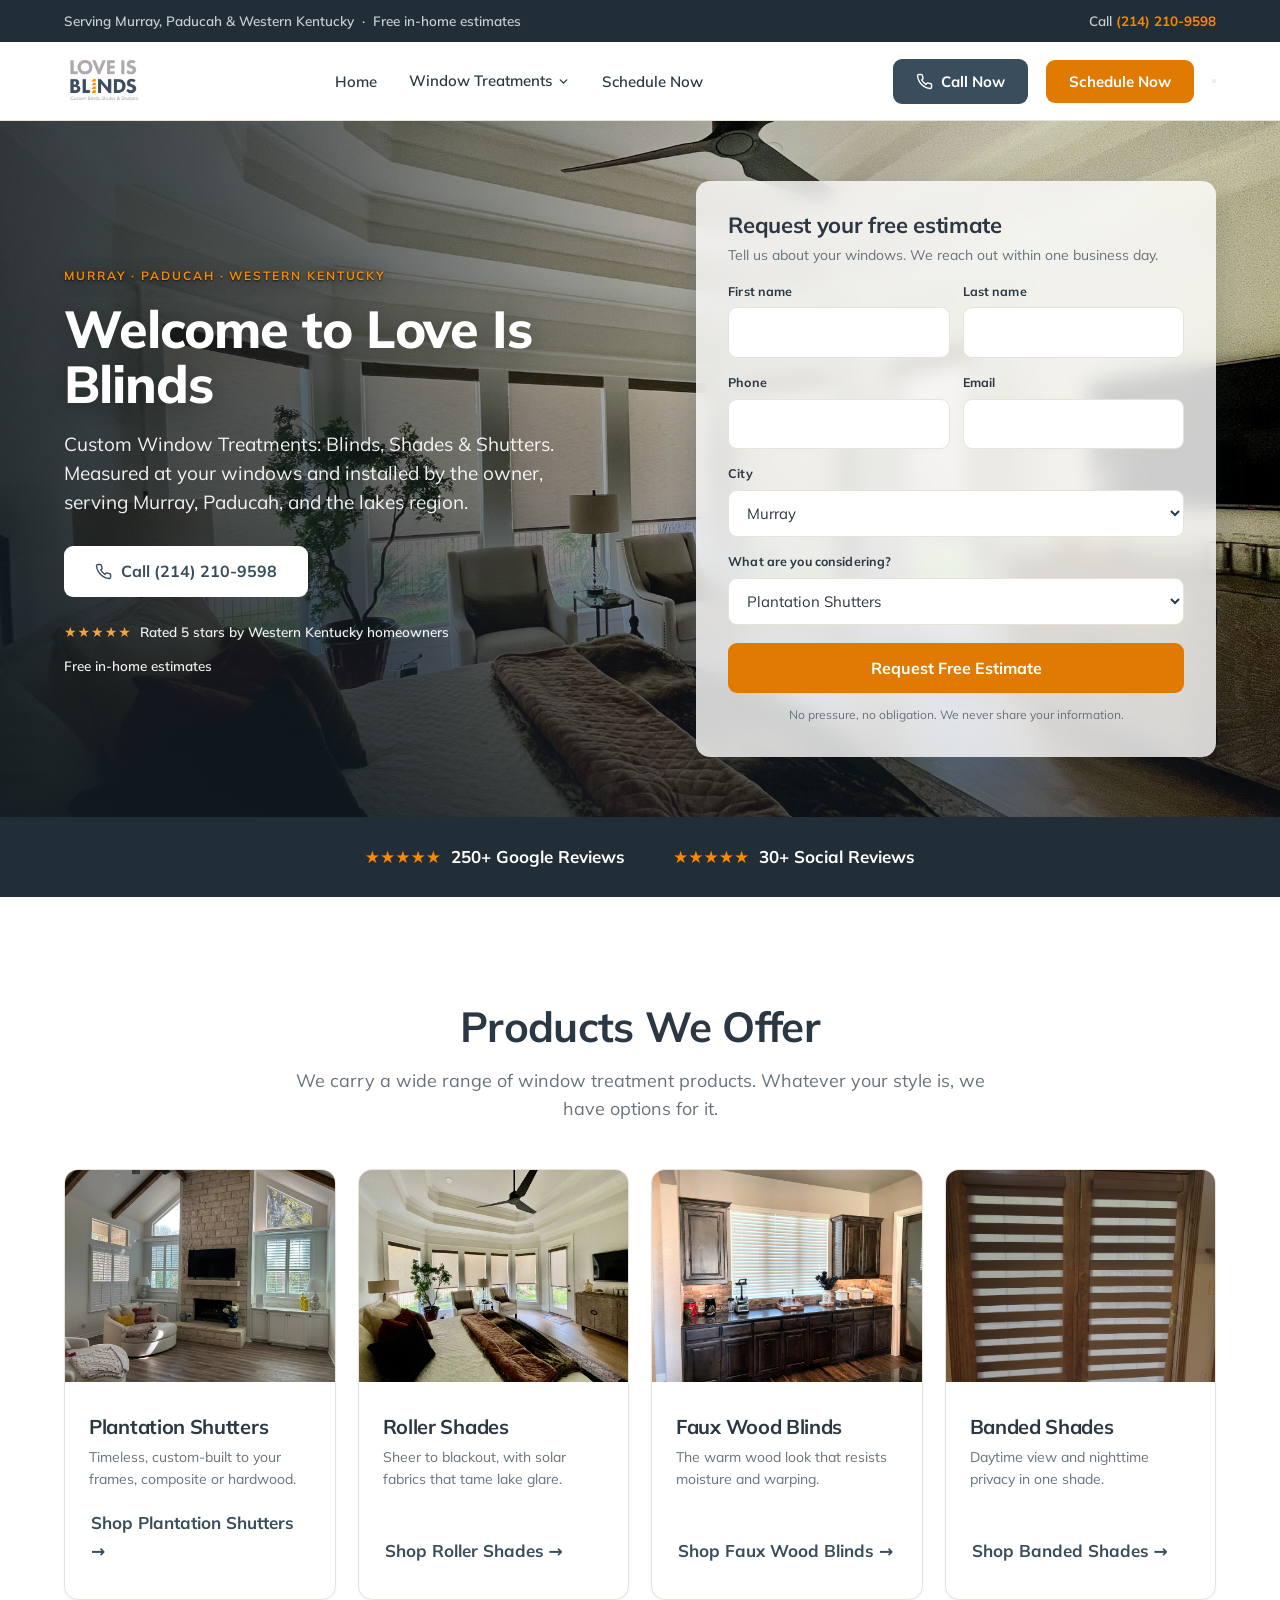
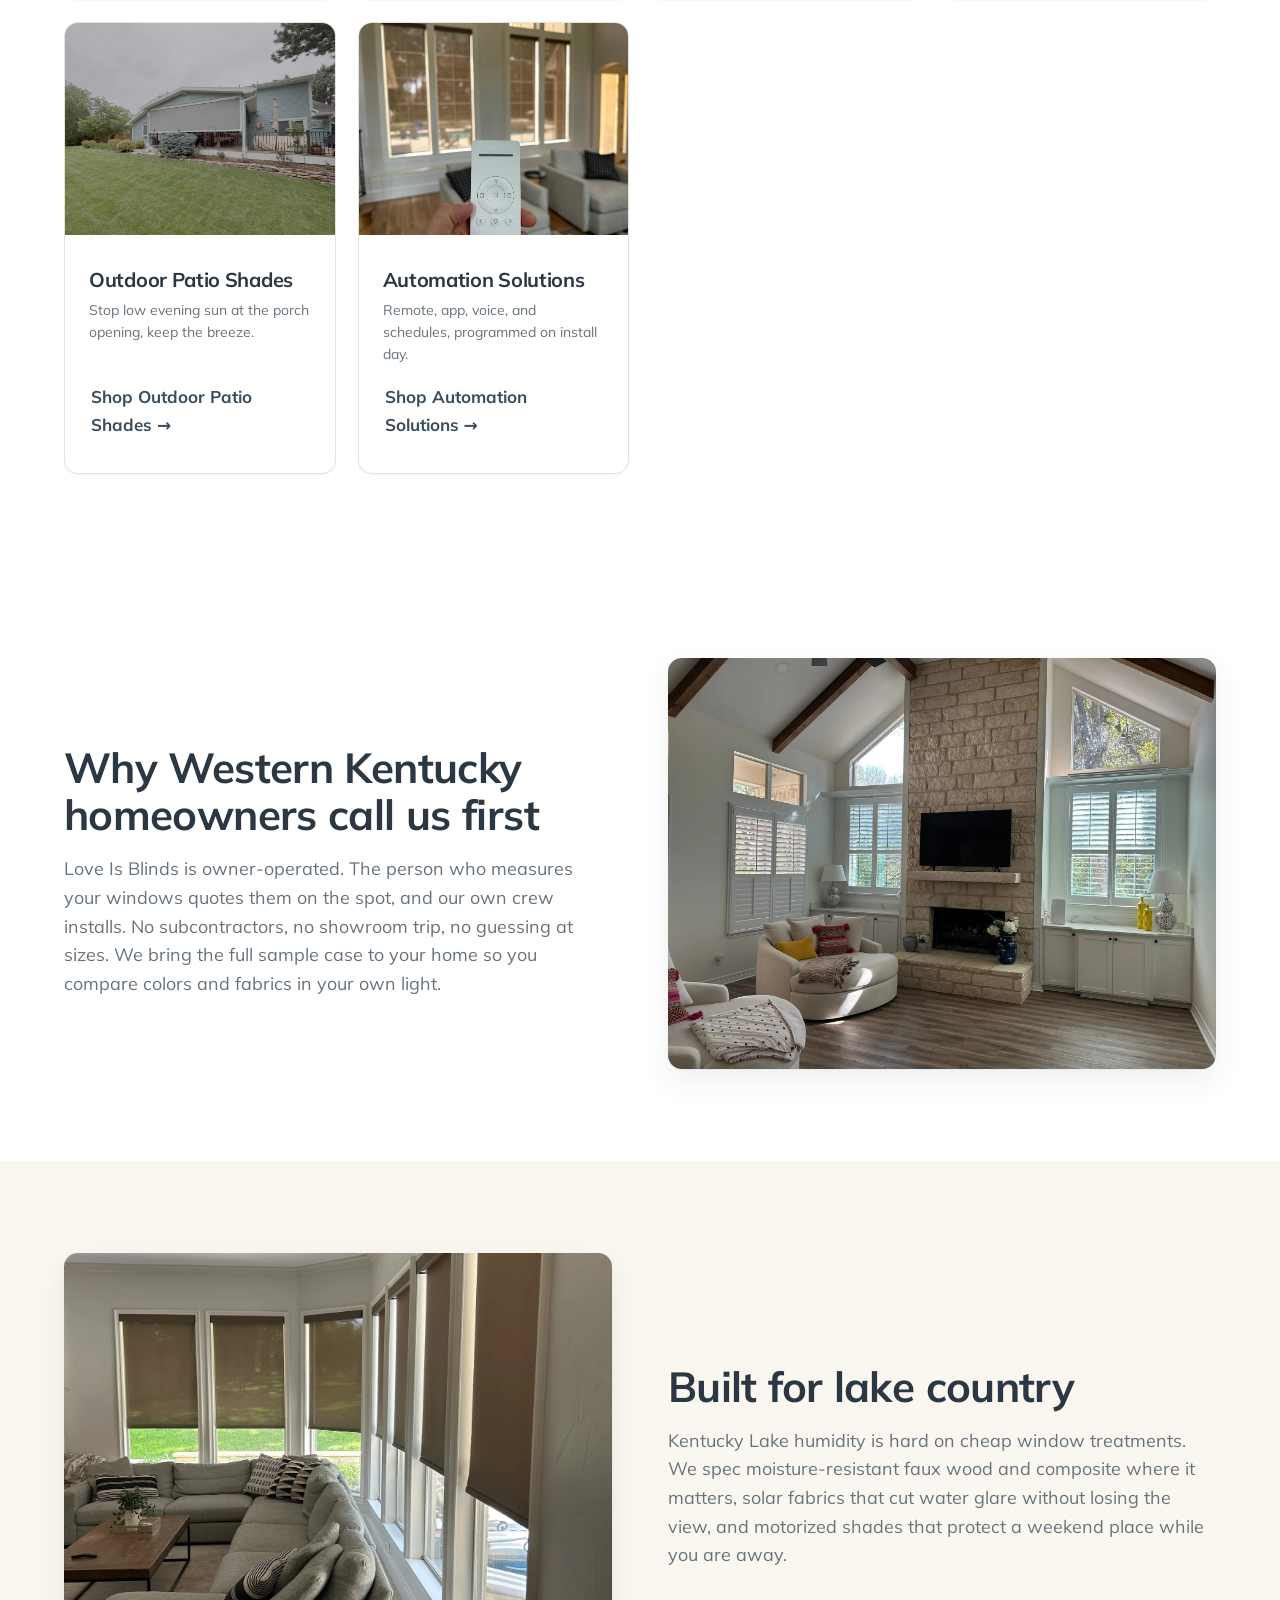
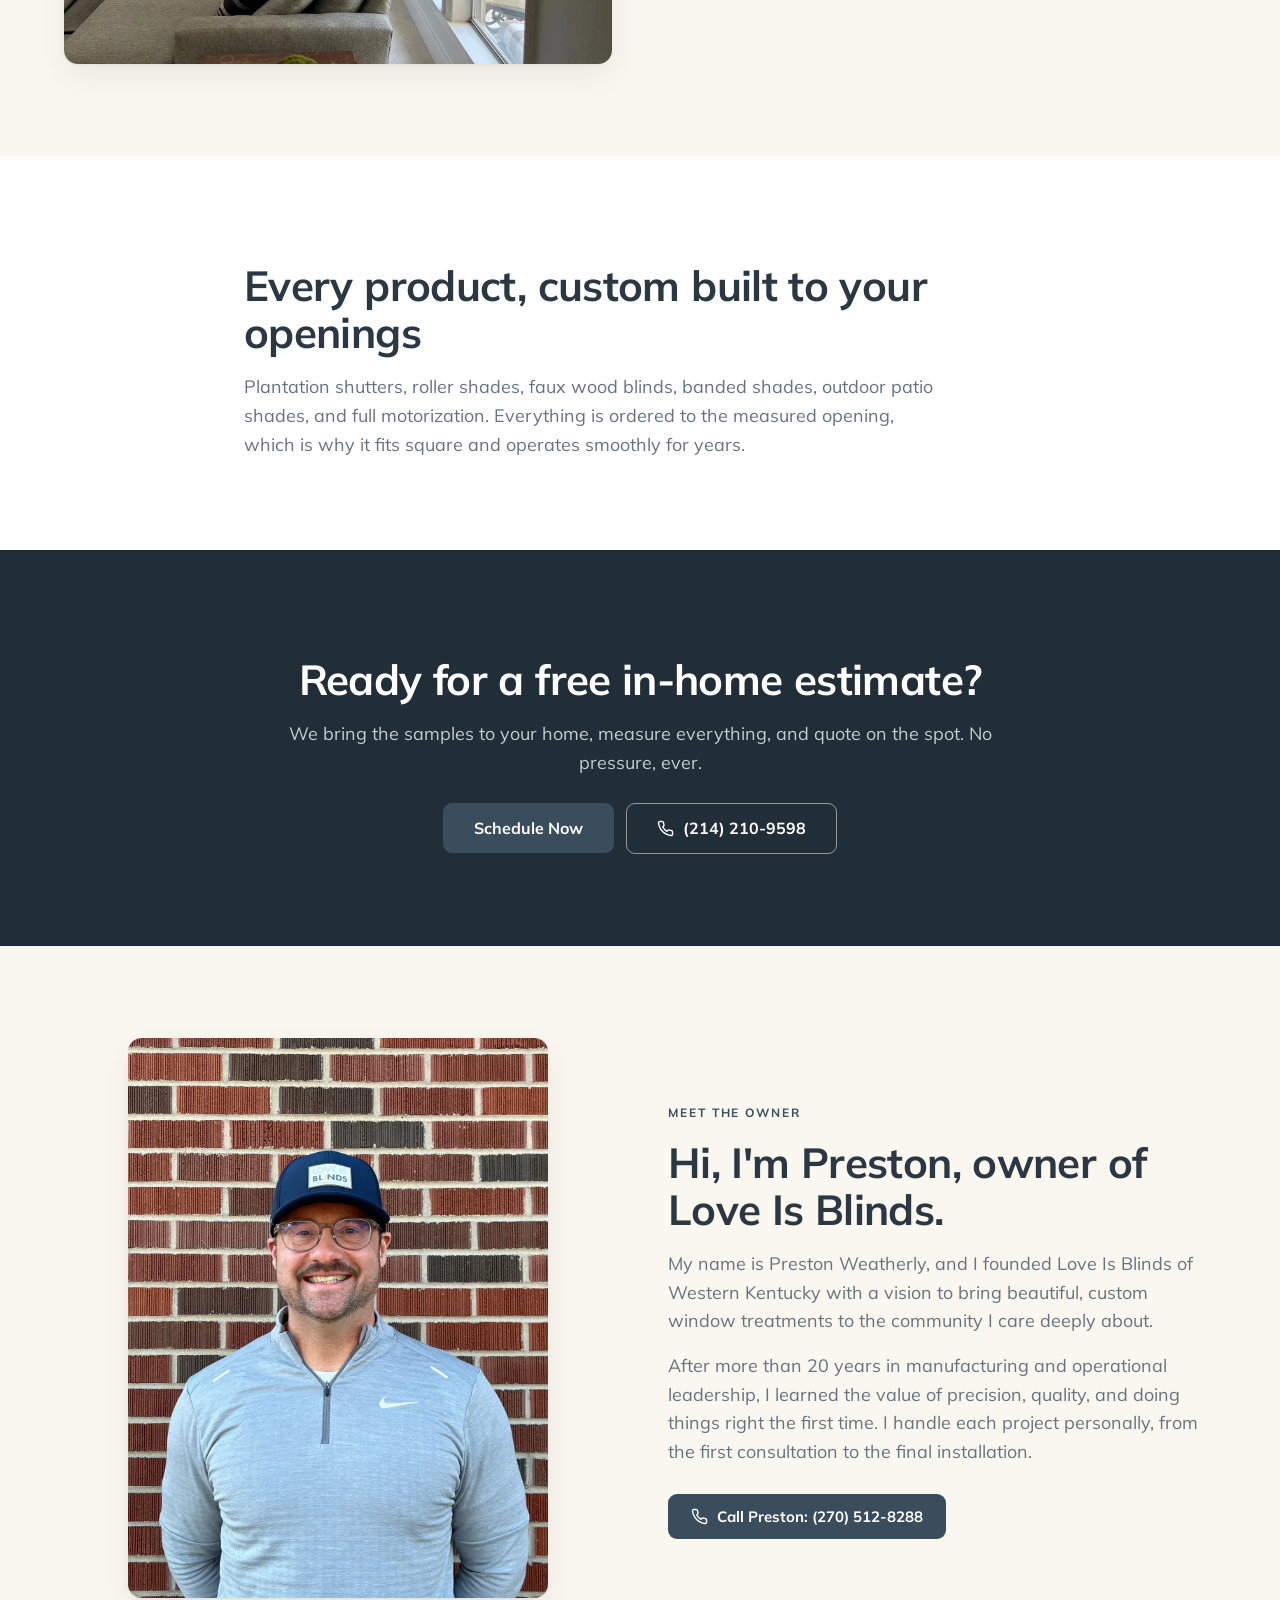
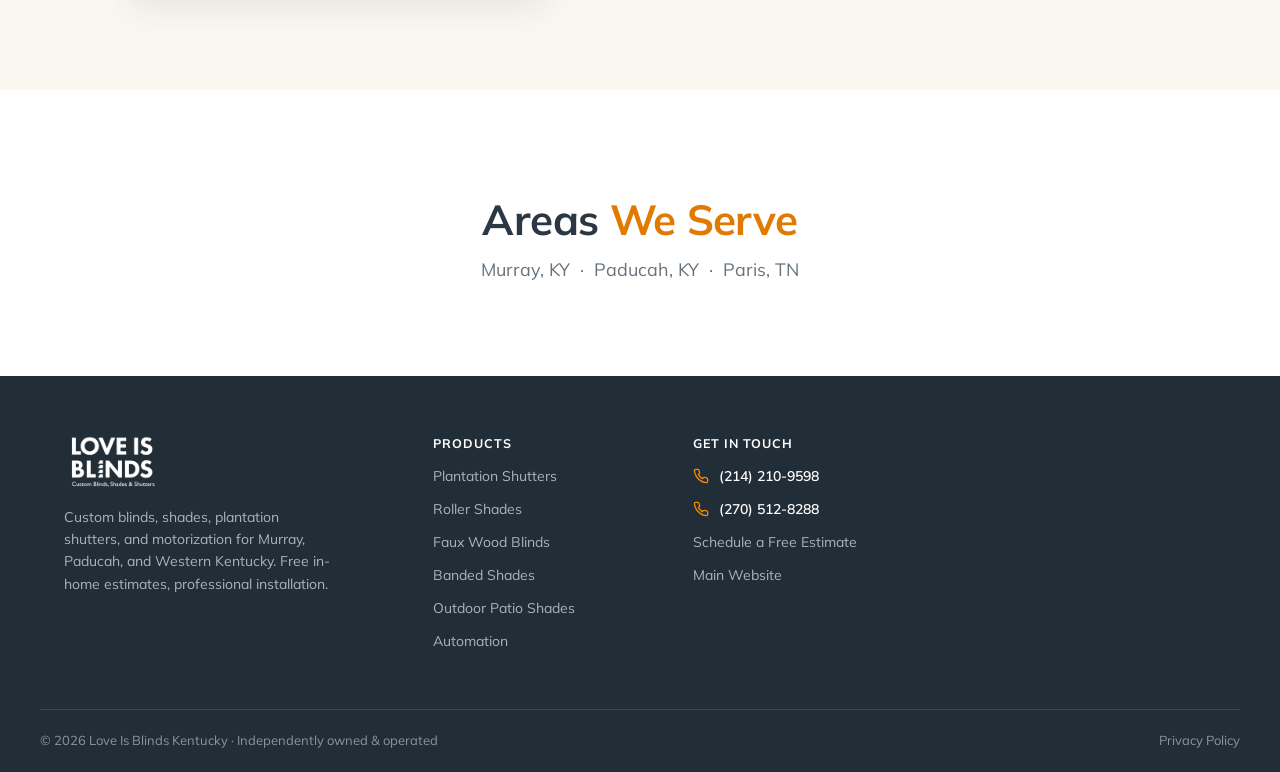
<file: index.html>
<!DOCTYPE html>
<html lang="en">
<head>
<!-- Google Tag Manager -->
<script>(function(w,d,s,l,i){w[l]=w[l]||[];w[l].push({'gtm.start':
new Date().getTime(),event:'gtm.js'});var f=d.getElementsByTagName(s)[0],
j=d.createElement(s),dl=l!='dataLayer'?'&l='+l:'';j.async=true;j.src=
'https://www.googletagmanager.com/gtm.js?id='+i+dl;f.parentNode.insertBefore(j,f);
})(window,document,'script','dataLayer','GTM-MGHF7VLB');</script>
<!-- End Google Tag Manager -->
<meta charset="UTF-8">
<meta name="viewport" content="width=device-width, initial-scale=1">
<meta name="robots" content="noindex,nofollow">
<title>Custom Blinds, Shades &amp; Shutters in Murray, KY | Love Is Blinds</title>
<meta name="description" content="Custom blinds, shades, and plantation shutters for Murray, Paducah, and Western Kentucky. Free in-home estimates, measured and installed by the owner. Call today.">
<link rel="canonical" href="https://shop.loveisblindsky.com/">
<link rel="icon" href="/favicon.ico" sizes="any">
<link rel="icon" type="image/png" sizes="32x32" href="/favicon-32.png">
<link rel="apple-touch-icon" href="/apple-touch-icon.png">
<meta name="theme-color" content="#3A4D5C">
<link rel="preconnect" href="https://fonts.googleapis.com">
<link rel="preconnect" href="https://fonts.gstatic.com" crossorigin>
<link href="https://fonts.googleapis.com/css2?family=Mulish:wght@400;500;600;700;800&display=swap" rel="stylesheet">
<link rel="stylesheet" href="/css/styles.css">
</head>
<body>
<!-- Google Tag Manager (noscript) -->
<noscript><iframe src="https://www.googletagmanager.com/ns.html?id=GTM-MGHF7VLB"
height="0" width="0" style="display:none;visibility:hidden"></iframe></noscript>
<!-- End Google Tag Manager (noscript) -->
<script src="https://www.venbit.ai/venbit-site-agent.js?id=site_43c6a5c0a9" defer></script>
<div class="topbar">
  <div class="container">
    <span class="tb-left">Serving Murray, Paducah &amp; Western Kentucky &nbsp;&middot;&nbsp; Free in-home estimates</span>
    <span class="tb-right">Call <a href="tel:+12142109598">(214) 210-9598</a></span>
  </div>
</div>
<header class="site-header" id="siteHeader">
  <div class="container nav">
    <a class="brand" href="/" aria-label="Love Is Blinds, home">
      <img src="/images/lib-logo.png" alt="Love Is Blinds">
    </a>
    <nav>
      <ul class="nav-links" id="navLinks">
        <li><a href="/">Home</a></li>
        <li class="has-dd"><a href="/shutters">Window Treatments <svg class="dd-caret" viewBox="0 0 24 24" fill="none"><path d="M6 9l6 6 6-6"/></svg></a>
          <div class="nav-dd">
            <a href="/shutters">Plantation Shutters</a>
            <a href="/rollers">Roller Shades</a>
            <a href="/blinds">Blinds</a>
            <a href="/banded-shades">Banded Shades</a>
            <a href="/outdoor-patio-shades">Outdoor Patio Shades</a>
            <a href="/automation-solutions">Automation Solutions</a>
          </div>
        </li>
        <li><a href="/schedule-now">Schedule Now</a></li>
        <li class="nav-cta">
          <a class="btn btn-secondary btn-block" href="tel:+12142109598">Call (214) 210-9598</a>
          <a class="btn btn-primary btn-block" href="/schedule-now">Free Estimate</a>
        </li>
      </ul>
    </nav>
    <div class="nav-right">
      <a class="btn btn-primary" href="tel:+12142109598" style="display:inline-flex;align-items:center;gap:8px"><svg viewBox="0 0 24 24"><path d="M22 16.92v3a2 2 0 0 1-2.18 2 19.8 19.8 0 0 1-8.63-3.07 19.5 19.5 0 0 1-6-6 19.8 19.8 0 0 1-3.07-8.67A2 2 0 0 1 4.11 2h3a2 2 0 0 1 2 1.72c.13.96.36 1.9.7 2.81a2 2 0 0 1-.45 2.11L8.09 9.91a16 16 0 0 0 6 6l1.27-1.27a2 2 0 0 1 2.11-.45c.9.34 1.85.57 2.81.7A2 2 0 0 1 22 16.92Z"/></svg> Call Now</a>
      <a class="btn btn-pop" href="/schedule-now">Schedule Now</a>
      <button class="nav-toggle" id="navToggle" aria-label="Menu" aria-expanded="false"><span></span><span></span><span></span></button>
    </div>
  </div>
</header>

<section class="phero has-form">
  <picture><img src="/images/lib/roller-shades-home-hero-shades-1-jpeg.webp" alt="Custom roller shades in a bright Western Kentucky style home, installed by Love Is Blinds" fetchpriority="high"></picture>
  <div class="container">
    <div class="phero-copy">
      <h2 class="eyebrow">Murray &middot; Paducah &middot; Western Kentucky</h2>
      <h1 class="title">Welcome to Love Is Blinds</h1>
      <p class="sub">Custom Window Treatments: Blinds, Shades &amp; Shutters. Measured at your windows and installed by the owner, serving Murray, Paducah, and the lakes region.</p>
      <div class="hero-actions">
        <a class="btn btn-primary btn-lg" href="tel:+12142109598"><svg viewBox="0 0 24 24"><path d="M22 16.92v3a2 2 0 0 1-2.18 2 19.8 19.8 0 0 1-8.63-3.07 19.5 19.5 0 0 1-6-6 19.8 19.8 0 0 1-3.07-8.67A2 2 0 0 1 4.11 2h3a2 2 0 0 1 2 1.72c.13.96.36 1.9.7 2.81a2 2 0 0 1-.45 2.11L8.09 9.91a16 16 0 0 0 6 6l1.27-1.27a2 2 0 0 1 2.11-.45c.9.34 1.85.57 2.81.7A2 2 0 0 1 22 16.92Z"/></svg> Call (214) 210-9598</a>
      </div>
      <div class="hero-trust">
        <span class="tp"><span class="stars">&#9733;&#9733;&#9733;&#9733;&#9733;</span>Rated 5 stars by Western Kentucky homeowners</span>
        <span class="tp">Free in-home estimates</span>
      </div>
    </div>
    <form class="form-card" action="https://formspree.io/f/xoeqpkpz" method="POST">
      <h3>Request your free estimate</h3>
      <p class="sml">Tell us about your windows. We reach out within one business day.</p>
      <input type="hidden" name="_subject" value="Shop site estimate request">
      <input type="hidden" name="source_page" value="index">
      <div class="field-row">
        <div class="field"><label for="fname">First name</label><input id="fname" name="first_name" type="text" required></div>
        <div class="field"><label for="lname">Last name</label><input id="lname" name="last_name" type="text" required></div>
      </div>
      <div class="field-row">
        <div class="field"><label for="phone">Phone</label><input id="phone" name="phone" type="tel" required></div>
        <div class="field"><label for="email">Email</label><input id="email" name="email" type="email" required></div>
      </div>
      <div class="field"><label for="city">City</label>
        <select id="city" name="city"><option>Murray</option><option>Mayfield</option><option>Benton</option><option>Cadiz</option><option>Hopkinsville</option><option>Paducah</option><option>Reidland</option><option>Calvert City</option><option>Princeton</option><option>Paris, TN</option><option>Metropolis, IL</option><option>Other</option></select>
      </div>
      <div class="field"><label for="interest">What are you considering?</label>
        <select id="interest" name="interest">
          <option>Plantation Shutters</option><option>Roller Shades</option><option>Faux Wood Blinds</option>
          <option>Banded Shades</option><option>Outdoor Patio Shades</option><option>Motorization</option><option>Not sure yet</option>
        </select>
      </div>
      <button class="btn btn-pop btn-block btn-lg" type="submit">Request Free Estimate</button>
      <p class="legal">No pressure, no obligation. We never share your information.</p>
    </form>
  </div>
</section>
<section class="section bg-deep" style="padding:26px 0">
  <div class="container" style="display:flex;justify-content:center;align-items:center;gap:48px;flex-wrap:wrap">
    <span style="color:#fff;font-weight:700;display:inline-flex;align-items:center;gap:10px"><span class="stars" style="color:var(--pop)">&#9733;&#9733;&#9733;&#9733;&#9733;</span>250+ Google Reviews</span>
    <span style="color:#fff;font-weight:700;display:inline-flex;align-items:center;gap:10px"><span class="stars" style="color:var(--pop)">&#9733;&#9733;&#9733;&#9733;&#9733;</span>30+ Social Reviews</span>
  </div>
</section>
<section class="section">
  <div class="container center">
    <h2 class="title">Products We Offer</h2>
    <p class="lead">We carry a wide range of window treatment products. Whatever your style is, we have options for it.</p>
  </div>
  <div class="container"><div class="prod-grid"><a class="prod-card reveal" href="/shutters"><span class="pic"><img src="/images/lib/shutters-shutters-love-01-jpg.webp" alt="Plantation Shutters installed by Love Is Blinds" loading="lazy"></span>
<span class="pbody"><h3>Plantation Shutters</h3><p>Timeless, custom-built to your frames, composite or hardwood.</p><span class="btn-link">Shop Plantation Shutters <span class="arw">&#8594;</span></span></span></a><a class="prod-card reveal" href="/rollers"><span class="pic"><img src="/images/lib/roller-shades-home-hero-shades-1-jpeg.webp" alt="Roller Shades installed by Love Is Blinds" loading="lazy"></span>
<span class="pbody"><h3>Roller Shades</h3><p>Sheer to blackout, with solar fabrics that tame lake glare.</p><span class="btn-link">Shop Roller Shades <span class="arw">&#8594;</span></span></span></a><a class="prod-card reveal" href="/blinds"><span class="pic"><img src="/images/lib/blinds-blinds-007-jpg.webp" alt="Faux Wood Blinds installed by Love Is Blinds" loading="lazy"></span>
<span class="pbody"><h3>Faux Wood Blinds</h3><p>The warm wood look that resists moisture and warping.</p><span class="btn-link">Shop Faux Wood Blinds <span class="arw">&#8594;</span></span></span></a><a class="prod-card reveal" href="/banded-shades"><span class="pic"><img src="/images/lib/banded-shades-banded-shades-brown-jpg.webp" alt="Banded Shades installed by Love Is Blinds" loading="lazy"></span>
<span class="pbody"><h3>Banded Shades</h3><p>Daytime view and nighttime privacy in one shade.</p><span class="btn-link">Shop Banded Shades <span class="arw">&#8594;</span></span></span></a><a class="prod-card reveal" href="/outdoor-patio-shades"><span class="pic"><img src="/images/lib/exterior-patio-shades-exterior-patio-shades-gray-jpg.webp" alt="Outdoor Patio Shades installed by Love Is Blinds" loading="lazy"></span>
<span class="pbody"><h3>Outdoor Patio Shades</h3><p>Stop low evening sun at the porch opening, keep the breeze.</p><span class="btn-link">Shop Outdoor Patio Shades <span class="arw">&#8594;</span></span></span></a><a class="prod-card reveal" href="/automation-solutions"><span class="pic"><img src="/images/lib/roller-shades-roller-shades-motorized-remote-good-a-jpg.webp" alt="Automation Solutions installed by Love Is Blinds" loading="lazy"></span>
<span class="pbody"><h3>Automation Solutions</h3><p>Remote, app, voice, and schedules, programmed on install day.</p><span class="btn-link">Shop Automation Solutions <span class="arw">&#8594;</span></span></span></a></div></div>
</section>


<section class="section"><div class="container split media-right">
  <div class="body reveal"><h2 class="title">Why Western Kentucky homeowners call us first</h2><p class="lead">Love Is Blinds is owner-operated. The person who measures your windows quotes them on the spot, and our own crew installs. No subcontractors, no showroom trip, no guessing at sizes. We bring the full sample case to your home so you compare colors and fabrics in your own light.</p></div>
  <div class="media reveal"><picture><img src="/images/lib/shutters-shutters-love-01-jpg.webp" alt="Custom window treatments installed by Love Is Blinds" loading="lazy"></picture></div>
</div></section><section class="section bg-cream-tint"><div class="container split">
  <div class="media reveal"><picture><img src="/images/lib/roller-shades-roller-shades-jane-after-a-jpg.webp" alt="Custom window treatments installed by Love Is Blinds" loading="lazy"></picture></div>
  <div class="body reveal"><h2 class="title">Built for lake country</h2><p class="lead">Kentucky Lake humidity is hard on cheap window treatments. We spec moisture-resistant faux wood and composite where it matters, solar fabrics that cut water glare without losing the view, and motorized shades that protect a weekend place while you are away.</p></div>
</div></section><section class="section"><div class="container" style="max-width:840px"><div class="body reveal"><h2 class="title">Every product, custom built to your openings</h2><p class="lead">Plantation shutters, roller shades, faux wood blinds, banded shades, outdoor patio shades, and full motorization. Everything is ordered to the measured opening, which is why it fits square and operates smoothly for years.</p></div></div></section>

<section class="section bg-deep">
  <div class="container center">
    <h2 class="title">Ready for a free in-home estimate?</h2>
    <p class="lead">We bring the samples to your home, measure everything, and quote on the spot. No pressure, ever.</p>
    <div class="btnrow" style="justify-content:center;margin-top:26px">
      <a class="btn btn-primary btn-lg" href="/schedule-now">Schedule Now</a>
      <a class="btn btn-secondary btn-lg" href="tel:+12142109598"><svg viewBox="0 0 24 24"><path d="M22 16.92v3a2 2 0 0 1-2.18 2 19.8 19.8 0 0 1-8.63-3.07 19.5 19.5 0 0 1-6-6 19.8 19.8 0 0 1-3.07-8.67A2 2 0 0 1 4.11 2h3a2 2 0 0 1 2 1.72c.13.96.36 1.9.7 2.81a2 2 0 0 1-.45 2.11L8.09 9.91a16 16 0 0 0 6 6l1.27-1.27a2 2 0 0 1 2.11-.45c.9.34 1.85.57 2.81.7A2 2 0 0 1 22 16.92Z"/></svg> (214) 210-9598</a>
    </div>
  </div>
</section>
<section class="section bg-cream-tint">
  <div class="container split">
    <div class="media reveal">
      <picture><source srcset="/images/preston-weatherly.webp" type="image/webp"><img class="owner-photo" src="/images/preston-weatherly.jpg" alt="Preston Weatherly, owner of Love Is Blinds Western Kentucky" loading="lazy"></picture>
    </div>
    <div class="body reveal">
      <h2 class="eyebrow">Meet the Owner</h2>
      <h2 class="title">Hi, I'm Preston, owner of Love Is Blinds.</h2>
      <p class="lead">My name is Preston Weatherly, and I founded Love Is Blinds of Western Kentucky with a vision to bring beautiful, custom window treatments to the community I care deeply about.</p>
      <p class="lead">After more than 20 years in manufacturing and operational leadership, I learned the value of precision, quality, and doing things right the first time. I handle each project personally, from the first consultation to the final installation.</p>
      <div class="btnrow">
        <a class="btn btn-primary" href="tel:+12705128288"><svg viewBox="0 0 24 24"><path d="M22 16.92v3a2 2 0 0 1-2.18 2 19.8 19.8 0 0 1-8.63-3.07 19.5 19.5 0 0 1-6-6 19.8 19.8 0 0 1-3.07-8.67A2 2 0 0 1 4.11 2h3a2 2 0 0 1 2 1.72c.13.96.36 1.9.7 2.81a2 2 0 0 1-.45 2.11L8.09 9.91a16 16 0 0 0 6 6l1.27-1.27a2 2 0 0 1 2.11-.45c.9.34 1.85.57 2.81.7A2 2 0 0 1 22 16.92Z"/></svg> Call Preston: (270) 512-8288</a>
      </div>
    </div>
  </div>
</section>
<section class="section">
  <div class="container center">
    <h2 class="title">Areas <span style="color:var(--pop-deep)">We Serve</span></h2>
    <p class="lead" style="margin-top:12px">Murray, KY &nbsp;&middot;&nbsp; Paducah, KY &nbsp;&middot;&nbsp; Paris, TN</p>
  </div>
</section>
<footer class="footer">
  <div class="container footer-top">
    <div>
      <img class="flogo" src="/images/lib-logo.png" alt="Love Is Blinds" loading="lazy" style="filter:brightness(0) invert(1)">
      <p class="fabout">Custom blinds, shades, plantation shutters, and motorization for Murray, Paducah, and Western Kentucky. Free in-home estimates, professional installation.</p>
    </div>
    <div>
      <h4>Products</h4>
      <ul>
        <li><a href="/shutters">Plantation Shutters</a></li>
        <li><a href="/rollers">Roller Shades</a></li>
        <li><a href="/blinds">Faux Wood Blinds</a></li>
        <li><a href="/banded-shades">Banded Shades</a></li>
        <li><a href="/outdoor-patio-shades">Outdoor Patio Shades</a></li>
        <li><a href="/automation-solutions">Automation</a></li>
      </ul>
    </div>
    <div>
      <h4>Get In Touch</h4>
      <ul>
        <li class="contact-line"><svg viewBox="0 0 24 24"><path d="M22 16.92v3a2 2 0 0 1-2.18 2 19.8 19.8 0 0 1-8.63-3.07 19.5 19.5 0 0 1-6-6 19.8 19.8 0 0 1-3.07-8.67A2 2 0 0 1 4.11 2h3a2 2 0 0 1 2 1.72c.13.96.36 1.9.7 2.81a2 2 0 0 1-.45 2.11L8.09 9.91a16 16 0 0 0 6 6l1.27-1.27a2 2 0 0 1 2.11-.45c.9.34 1.85.57 2.81.7A2 2 0 0 1 22 16.92Z"/></svg><a href="tel:+12142109598">(214) 210-9598</a></li>
        <li class="contact-line"><svg viewBox="0 0 24 24"><path d="M22 16.92v3a2 2 0 0 1-2.18 2 19.8 19.8 0 0 1-8.63-3.07 19.5 19.5 0 0 1-6-6 19.8 19.8 0 0 1-3.07-8.67A2 2 0 0 1 4.11 2h3a2 2 0 0 1 2 1.72c.13.96.36 1.9.7 2.81a2 2 0 0 1-.45 2.11L8.09 9.91a16 16 0 0 0 6 6l1.27-1.27a2 2 0 0 1 2.11-.45c.9.34 1.85.57 2.81.7A2 2 0 0 1 22 16.92Z"/></svg><a href="tel:+12705128288">(270) 512-8288</a></li>
        <li><a href="/schedule-now">Schedule a Free Estimate</a></li>
        <li><a href="https://www.loveisblindsky.com/" rel="noopener">Main Website</a></li>
      </ul>
    </div>
  </div>
  <div class="container footer-bottom">
    <span>&copy; <span id="yr">2026</span> Love Is Blinds Kentucky &middot; Independently owned &amp; operated</span>
    <span><a href="https://www.loveisblindsky.com/privacy-policy" rel="noopener">Privacy Policy</a></span>
  </div>
</footer>
<script>
document.getElementById('yr').textContent=new Date().getFullYear();
var t=document.getElementById('navToggle'),l=document.getElementById('navLinks');
if(t){t.addEventListener('click',function(){var o=l.classList.toggle('open');t.setAttribute('aria-expanded',o)})}
</script>
</body>
</html>
</file>
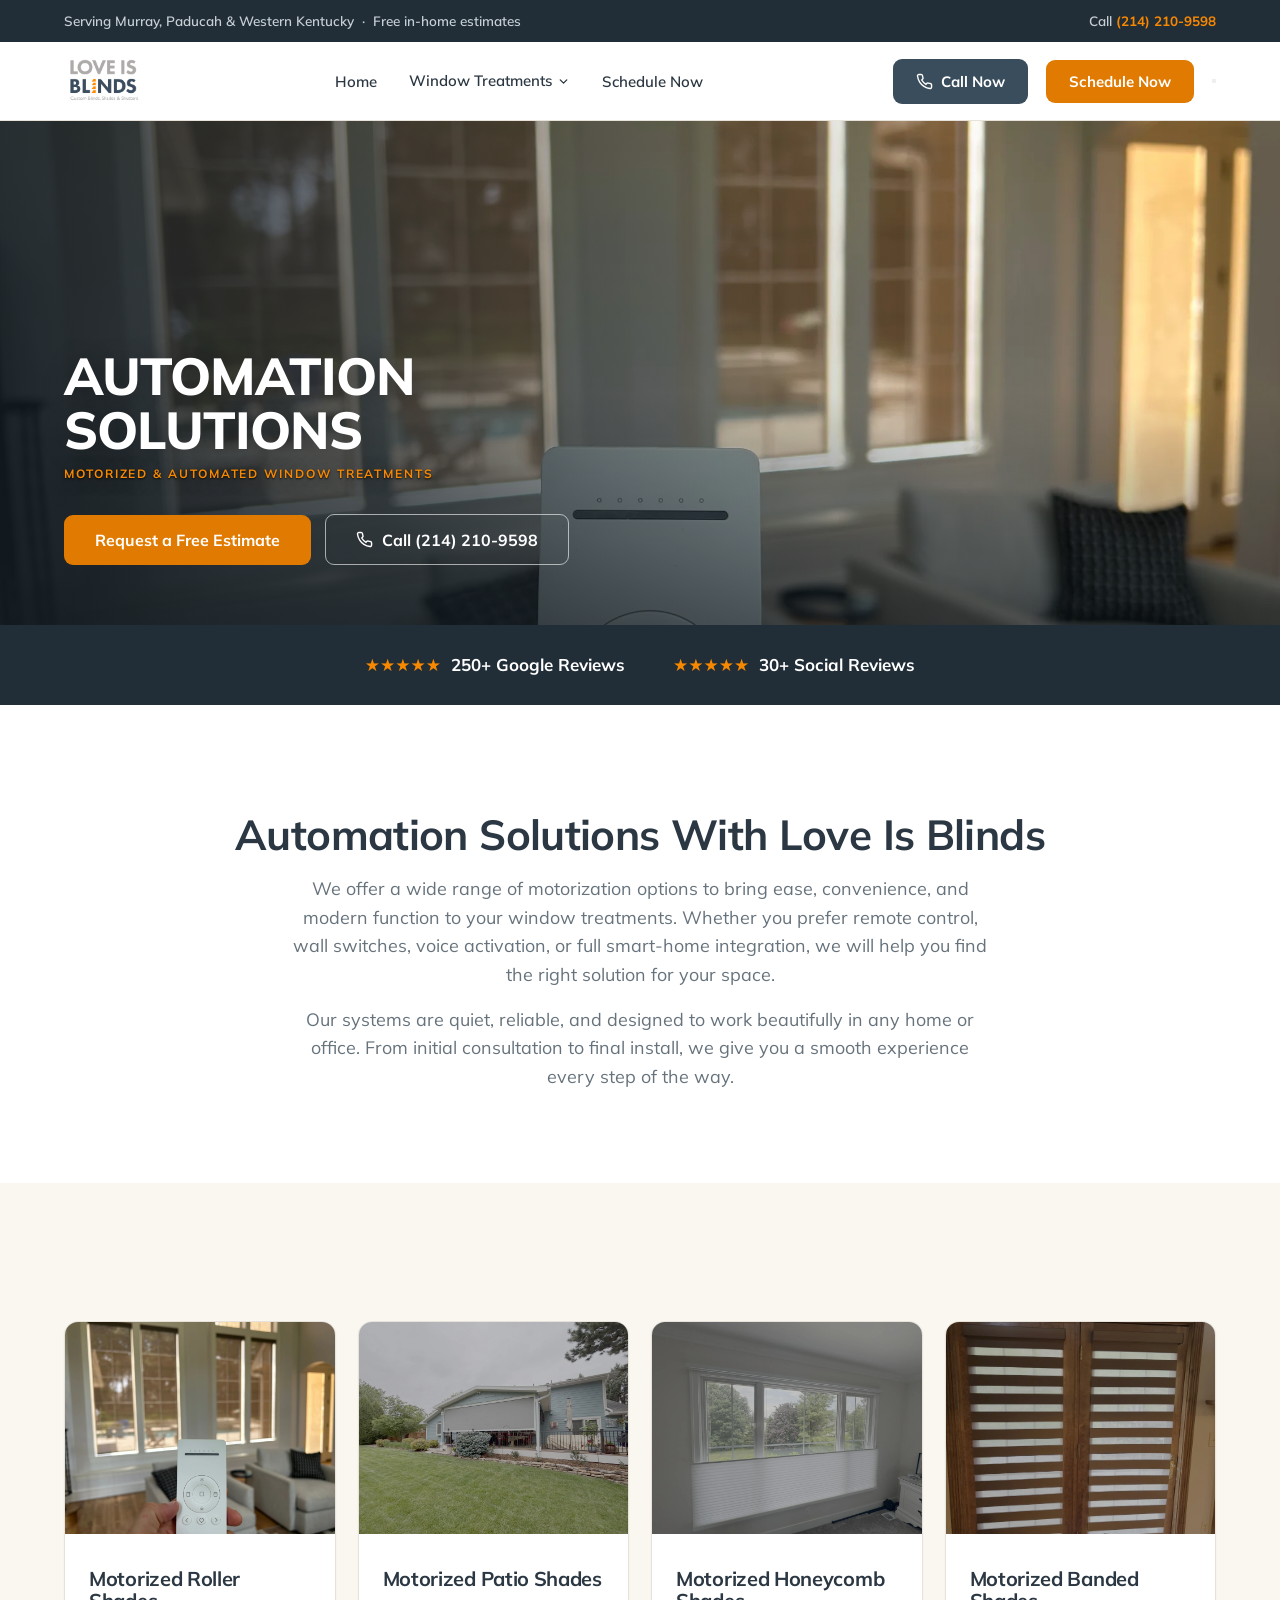
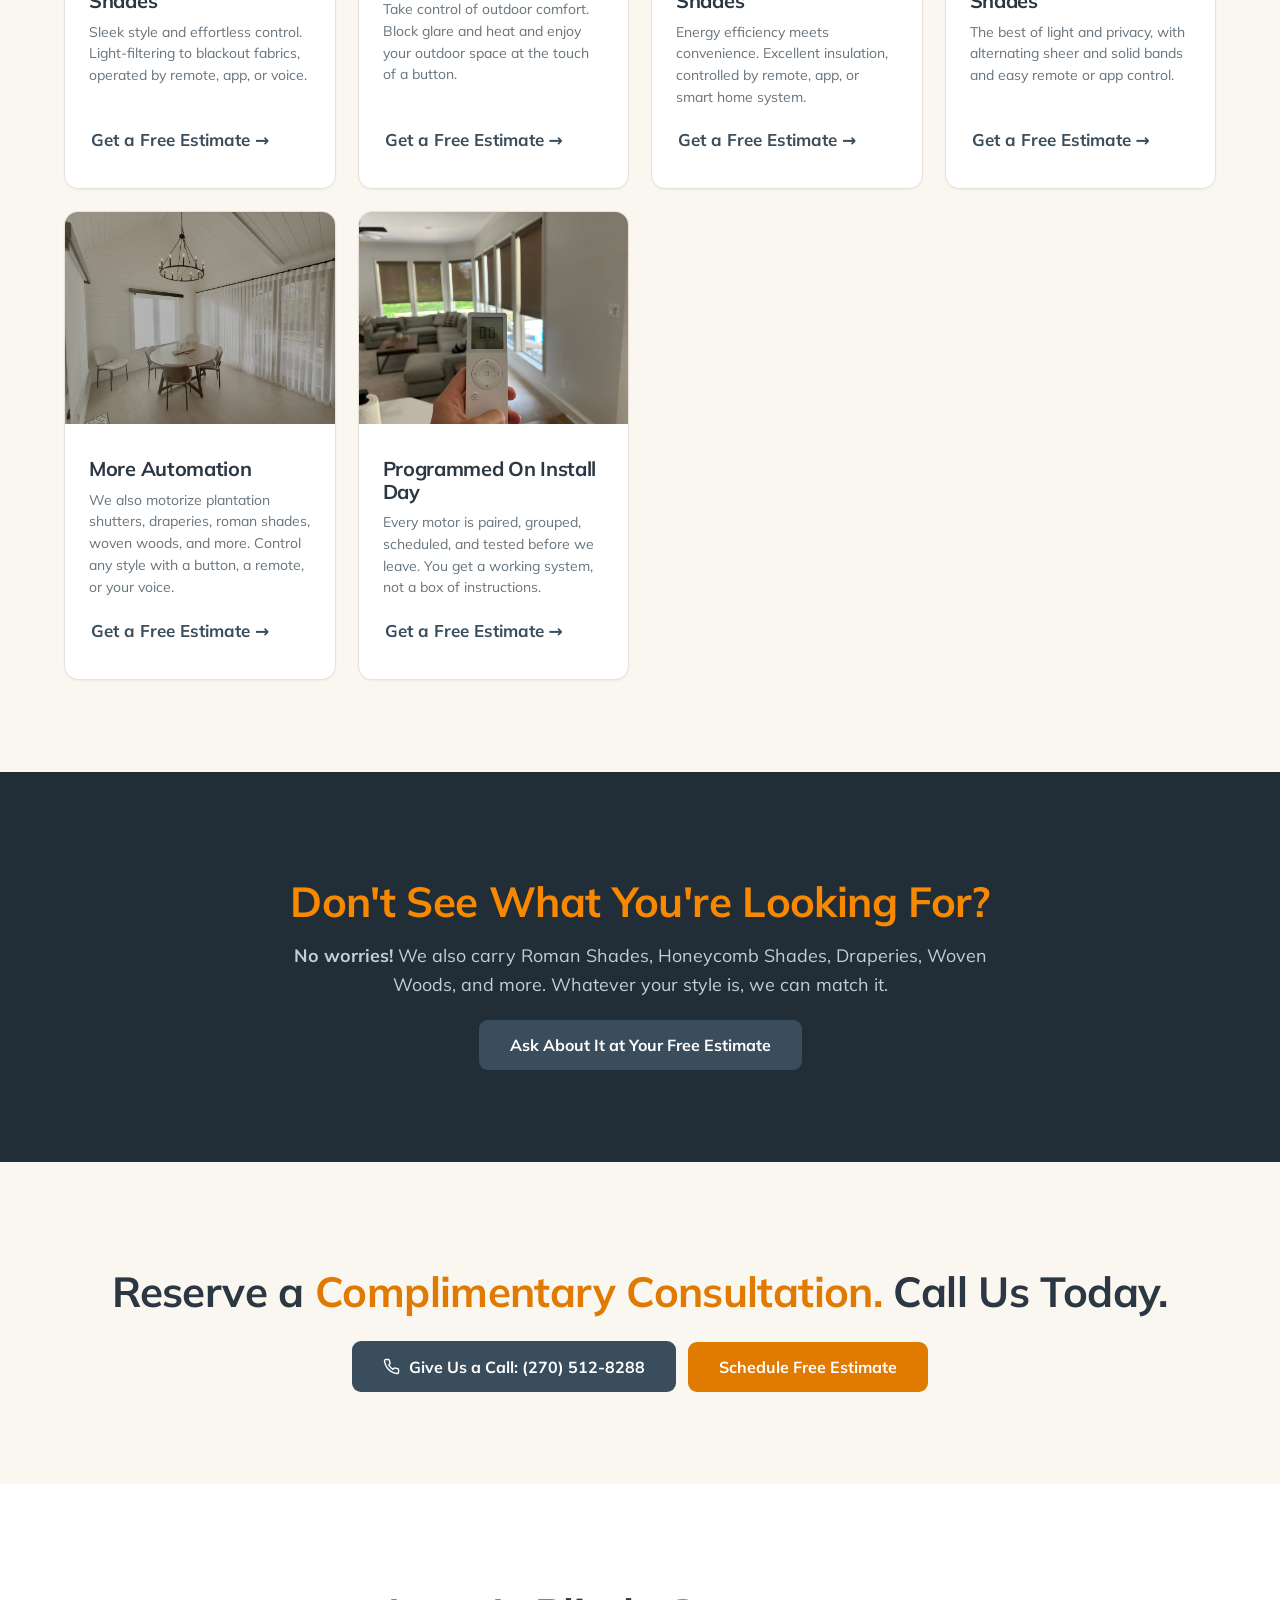
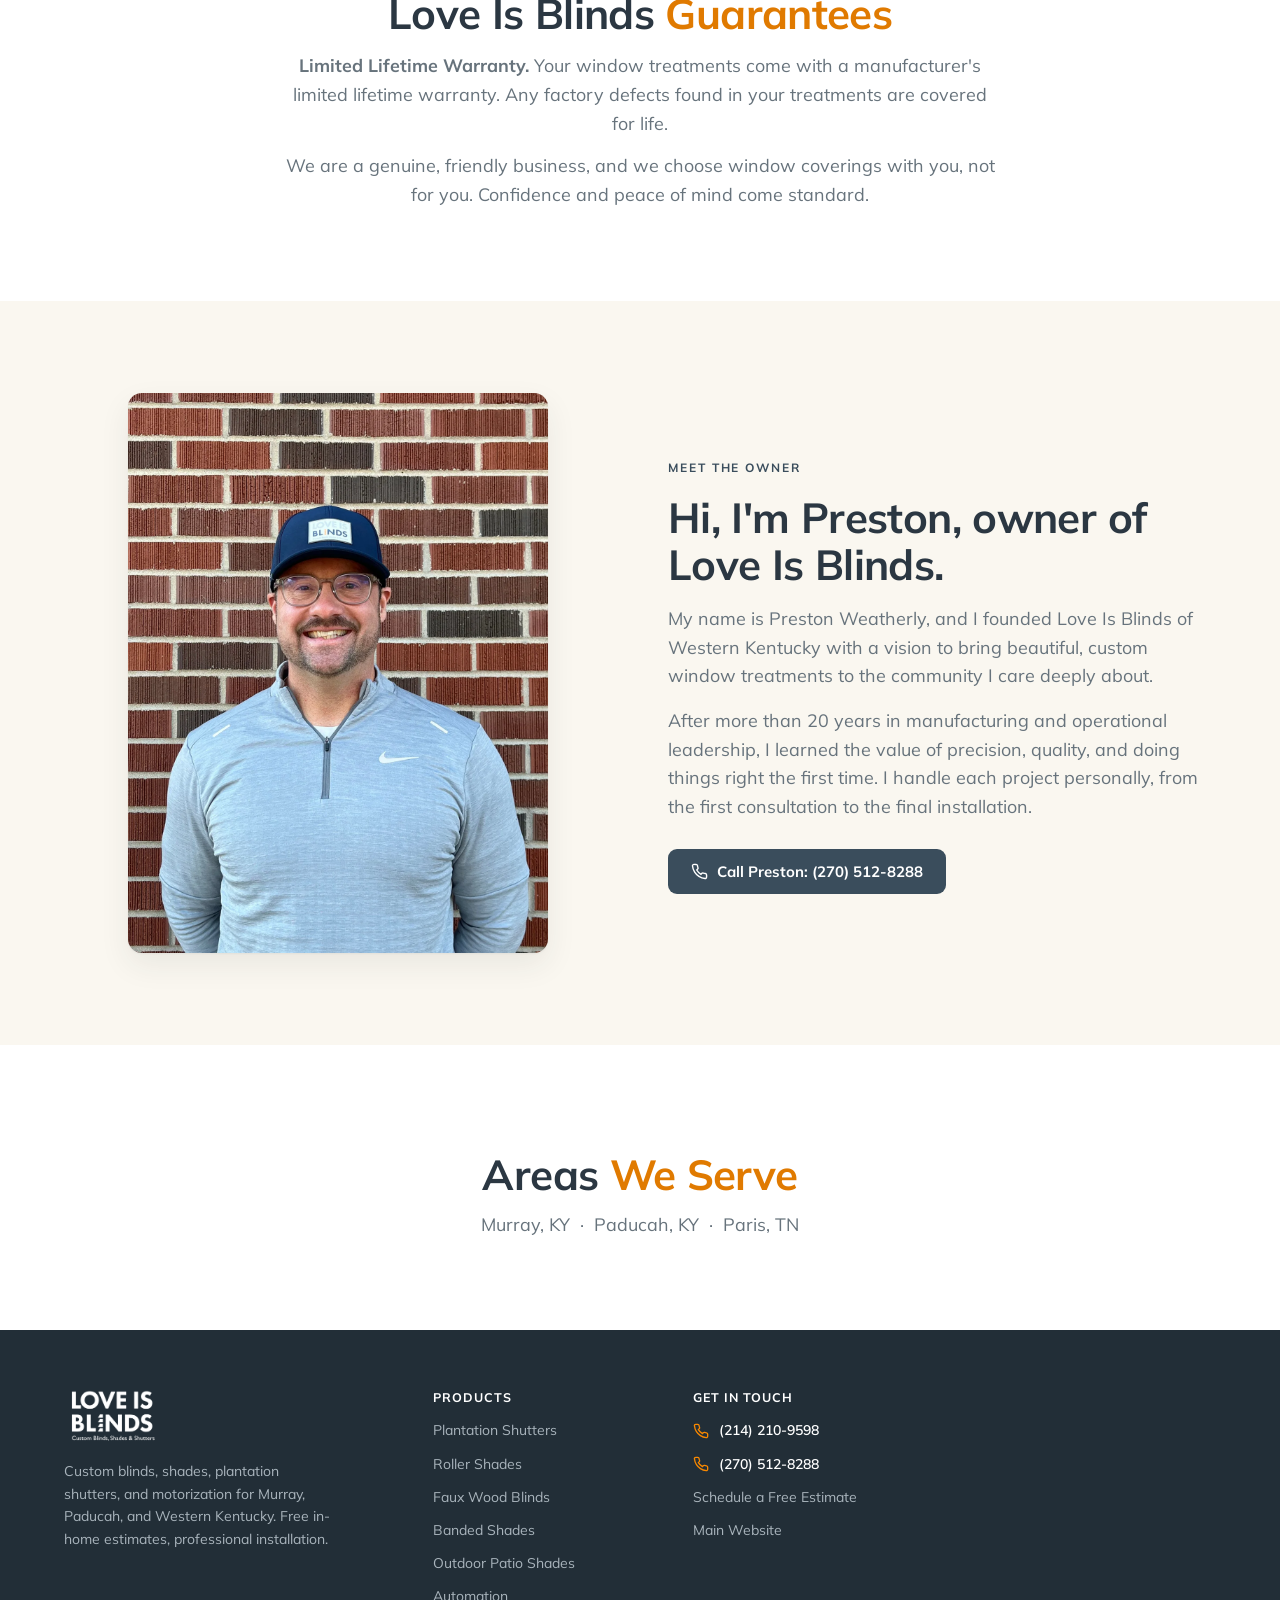
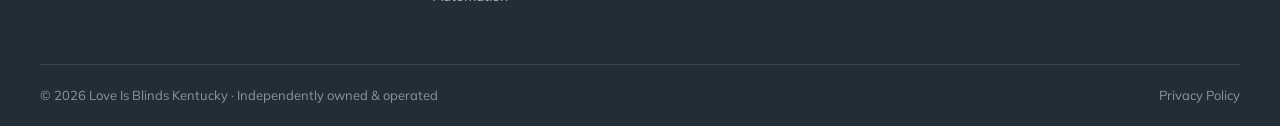
<file: automation-solutions.html>
<!DOCTYPE html>
<html lang="en">
<head>
<!-- Google Tag Manager -->
<script>(function(w,d,s,l,i){w[l]=w[l]||[];w[l].push({'gtm.start':
new Date().getTime(),event:'gtm.js'});var f=d.getElementsByTagName(s)[0],
j=d.createElement(s),dl=l!='dataLayer'?'&l='+l:'';j.async=true;j.src=
'https://www.googletagmanager.com/gtm.js?id='+i+dl;f.parentNode.insertBefore(j,f);
})(window,document,'script','dataLayer','GTM-MGHF7VLB');</script>
<!-- End Google Tag Manager -->
<meta charset="UTF-8">
<meta name="viewport" content="width=device-width, initial-scale=1">
<meta name="robots" content="noindex,nofollow">
<title>Automation Solutions | Love Is Blinds | Murray, KY</title>
<meta name="description" content="We offer a wide range of motorization options to bring ease, convenience, and modern function to your window treatments. Whether you prefer remote control, wa">
<meta name="robots" content="noindex,nofollow">
<title>Custom Blinds, Shades &amp; Shutters in Murray, KY | Love Is Blinds</title>
<meta name="description" content="Custom blinds, shades, and plantation shutters for Murray, Paducah, and Western Kentucky. Free in-home estimates, measured and installed by the owner. Call today.">
<link rel="canonical" href="https://shop.loveisblindsky.com/">
<link rel="icon" href="/favicon.ico" sizes="any">
<link rel="icon" type="image/png" sizes="32x32" href="/favicon-32.png">
<link rel="apple-touch-icon" href="/apple-touch-icon.png">
<meta name="theme-color" content="#3A4D5C">
<link rel="preconnect" href="https://fonts.googleapis.com">
<link rel="preconnect" href="https://fonts.gstatic.com" crossorigin>
<link href="https://fonts.googleapis.com/css2?family=Mulish:wght@400;500;600;700;800&display=swap" rel="stylesheet">
<link rel="stylesheet" href="/css/styles.css">
</head>
<body>
<!-- Google Tag Manager (noscript) -->
<noscript><iframe src="https://www.googletagmanager.com/ns.html?id=GTM-MGHF7VLB"
height="0" width="0" style="display:none;visibility:hidden"></iframe></noscript>
<!-- End Google Tag Manager (noscript) -->
<script src="https://www.venbit.ai/venbit-site-agent.js?id=site_43c6a5c0a9" defer></script>
<div class="topbar">
  <div class="container">
    <span class="tb-left">Serving Murray, Paducah &amp; Western Kentucky &nbsp;&middot;&nbsp; Free in-home estimates</span>
    <span class="tb-right">Call <a href="tel:+12142109598">(214) 210-9598</a></span>
  </div>
</div>
<header class="site-header" id="siteHeader">
  <div class="container nav">
    <a class="brand" href="/" aria-label="Love Is Blinds, home">
      <img src="/images/lib-logo.png" alt="Love Is Blinds">
    </a>
    <nav>
      <ul class="nav-links" id="navLinks">
        <li><a href="/">Home</a></li>
        <li class="has-dd"><a href="/shutters">Window Treatments <svg class="dd-caret" viewBox="0 0 24 24" fill="none"><path d="M6 9l6 6 6-6"/></svg></a>
          <div class="nav-dd">
            <a href="/shutters">Plantation Shutters</a>
            <a href="/rollers">Roller Shades</a>
            <a href="/blinds">Blinds</a>
            <a href="/banded-shades">Banded Shades</a>
            <a href="/outdoor-patio-shades">Outdoor Patio Shades</a>
            <a href="/automation-solutions">Automation Solutions</a>
          </div>
        </li>
        <li><a href="/schedule-now">Schedule Now</a></li>
        <li class="nav-cta">
          <a class="btn btn-secondary btn-block" href="tel:+12142109598">Call (214) 210-9598</a>
          <a class="btn btn-primary btn-block" href="/schedule-now">Free Estimate</a>
        </li>
      </ul>
    </nav>
    <div class="nav-right">
      <a class="btn btn-primary" href="tel:+12142109598" style="display:inline-flex;align-items:center;gap:8px"><svg viewBox="0 0 24 24"><path d="M22 16.92v3a2 2 0 0 1-2.18 2 19.8 19.8 0 0 1-8.63-3.07 19.5 19.5 0 0 1-6-6 19.8 19.8 0 0 1-3.07-8.67A2 2 0 0 1 4.11 2h3a2 2 0 0 1 2 1.72c.13.96.36 1.9.7 2.81a2 2 0 0 1-.45 2.11L8.09 9.91a16 16 0 0 0 6 6l1.27-1.27a2 2 0 0 1 2.11-.45c.9.34 1.85.57 2.81.7A2 2 0 0 1 22 16.92Z"/></svg> Call Now</a>
      <a class="btn btn-pop" href="/schedule-now">Schedule Now</a>
      <button class="nav-toggle" id="navToggle" aria-label="Menu" aria-expanded="false"><span></span><span></span><span></span></button>
    </div>
  </div>
</header>


<section class="phero">
  <picture><img src="/images/lib/roller-shades-roller-shades-motorized-remote-good-a-jpg.webp" alt="Automation Solutions installed by Love Is Blinds" fetchpriority="high"></picture>
  <div class="container"><div class="phero-copy">
    <h1 class="title" style="text-transform:uppercase">Automation Solutions</h1>
    <h2 class="eyebrow" style="margin-top:6px">Motorized &amp; Automated Window Treatments</h2>
    <div class="hero-actions btnrow">
      <a class="btn btn-pop btn-lg" href="/schedule-now">Request a Free Estimate</a>
      <a class="btn btn-secondary btn-lg" href="tel:+12142109598"><svg viewBox="0 0 24 24"><path d="M22 16.92v3a2 2 0 0 1-2.18 2 19.8 19.8 0 0 1-8.63-3.07 19.5 19.5 0 0 1-6-6 19.8 19.8 0 0 1-3.07-8.67A2 2 0 0 1 4.11 2h3a2 2 0 0 1 2 1.72c.13.96.36 1.9.7 2.81a2 2 0 0 1-.45 2.11L8.09 9.91a16 16 0 0 0 6 6l1.27-1.27a2 2 0 0 1 2.11-.45c.9.34 1.85.57 2.81.7A2 2 0 0 1 22 16.92Z"/></svg> Call (214) 210-9598</a>
    </div>
  </div></div>
</section>
<section class="section bg-deep" style="padding:26px 0">
  <div class="container" style="display:flex;justify-content:center;align-items:center;gap:48px;flex-wrap:wrap">
    <span style="color:#fff;font-weight:700;display:inline-flex;align-items:center;gap:10px"><span class="stars" style="color:var(--pop)">&#9733;&#9733;&#9733;&#9733;&#9733;</span>250+ Google Reviews</span>
    <span style="color:#fff;font-weight:700;display:inline-flex;align-items:center;gap:10px"><span class="stars" style="color:var(--pop)">&#9733;&#9733;&#9733;&#9733;&#9733;</span>30+ Social Reviews</span>
  </div>
</section>
<section class="section">
  <div class="container center" style="max-width:860px">
    <h2 class="title">Automation Solutions With Love Is Blinds</h2>
    <p class="lead">We offer a wide range of motorization options to bring ease, convenience, and modern function to your window treatments. Whether you prefer remote control, wall switches, voice activation, or full smart-home integration, we will help you find the right solution for your space.</p><p class="lead">Our systems are quiet, reliable, and designed to work beautifully in any home or office. From initial consultation to final install, we give you a smooth experience every step of the way.</p>
  </div>
</section>
<section class="section bg-cream-tint">
  <div class="container"><div class="prod-grid"><a class="prod-card reveal" href="/schedule-now"><span class="pic"><img src="/images/lib/roller-shades-roller-shades-motorized-remote-good-a-jpg.webp" alt="Motorized Roller Shades by Love Is Blinds" loading="lazy"></span>
<span class="pbody"><h3>Motorized Roller Shades</h3><p>Sleek style and effortless control. Light-filtering to blackout fabrics, operated by remote, app, or voice.</p><span class="btn-link">Get a Free Estimate <span class="arw">&#8594;</span></span></span></a><a class="prod-card reveal" href="/schedule-now"><span class="pic"><img src="/images/lib/exterior-patio-shades-exterior-patio-shades-gray-jpg.webp" alt="Motorized Patio Shades by Love Is Blinds" loading="lazy"></span>
<span class="pbody"><h3>Motorized Patio Shades</h3><p>Take control of outdoor comfort. Block glare and heat and enjoy your outdoor space at the touch of a button.</p><span class="btn-link">Get a Free Estimate <span class="arw">&#8594;</span></span></span></a><a class="prod-card reveal" href="/schedule-now"><span class="pic"><img src="/images/lib/honeycomb-shades-honeycomb-shades-tdbu-jpg.webp" alt="Motorized Honeycomb Shades by Love Is Blinds" loading="lazy"></span>
<span class="pbody"><h3>Motorized Honeycomb Shades</h3><p>Energy efficiency meets convenience. Excellent insulation, controlled by remote, app, or smart home system.</p><span class="btn-link">Get a Free Estimate <span class="arw">&#8594;</span></span></span></a><a class="prod-card reveal" href="/schedule-now"><span class="pic"><img src="/images/lib/banded-shades-banded-shades-brown-jpg.webp" alt="Motorized Banded Shades by Love Is Blinds" loading="lazy"></span>
<span class="pbody"><h3>Motorized Banded Shades</h3><p>The best of light and privacy, with alternating sheer and solid bands and easy remote or app control.</p><span class="btn-link">Get a Free Estimate <span class="arw">&#8594;</span></span></span></a><a class="prod-card reveal" href="/schedule-now"><span class="pic"><img src="/images/lib/smart-drapes-smart-drapes-long-jpg.webp" alt="More Automation by Love Is Blinds" loading="lazy"></span>
<span class="pbody"><h3>More Automation</h3><p>We also motorize plantation shutters, draperies, roman shades, woven woods, and more. Control any style with a button, a remote, or your voice.</p><span class="btn-link">Get a Free Estimate <span class="arw">&#8594;</span></span></span></a><a class="prod-card reveal" href="/schedule-now"><span class="pic"><img src="/images/lib/roller-shades-roller-shades-motorized-remote-good-b-jpg.webp" alt="Programmed On Install Day by Love Is Blinds" loading="lazy"></span>
<span class="pbody"><h3>Programmed On Install Day</h3><p>Every motor is paired, grouped, scheduled, and tested before we leave. You get a working system, not a box of instructions.</p><span class="btn-link">Get a Free Estimate <span class="arw">&#8594;</span></span></span></a></div></div>
</section>
<section class="section bg-deep">
  <div class="container center">
    <h2 class="title" style="color:var(--pop)">Don't See What You're Looking For?</h2>
    <p class="lead"><strong>No worries!</strong> We also carry Roman Shades, Honeycomb Shades, Draperies, Woven Woods, and more. Whatever your style is, we can match it.</p>
    <div class="btnrow" style="justify-content:center;margin-top:22px">
      <a class="btn btn-primary btn-lg" href="/schedule-now">Ask About It at Your Free Estimate</a>
    </div>
  </div>
</section>
<section class="section bg-cream-tint">
  <div class="container center">
    <h2 class="title">Reserve a <span style="color:var(--pop-deep)">Complimentary Consultation.</span> Call Us Today.</h2>
    <div class="btnrow" style="justify-content:center;margin-top:26px">
      <a class="btn btn-primary btn-lg" href="tel:+12705128288"><svg viewBox="0 0 24 24"><path d="M22 16.92v3a2 2 0 0 1-2.18 2 19.8 19.8 0 0 1-8.63-3.07 19.5 19.5 0 0 1-6-6 19.8 19.8 0 0 1-3.07-8.67A2 2 0 0 1 4.11 2h3a2 2 0 0 1 2 1.72c.13.96.36 1.9.7 2.81a2 2 0 0 1-.45 2.11L8.09 9.91a16 16 0 0 0 6 6l1.27-1.27a2 2 0 0 1 2.11-.45c.9.34 1.85.57 2.81.7A2 2 0 0 1 22 16.92Z"/></svg> Give Us a Call: (270) 512-8288</a>
      <a class="btn btn-pop btn-lg" href="/schedule-now">Schedule Free Estimate</a>
    </div>
  </div>
</section>
<section class="section">
  <div class="container center">
    <h2 class="title">Love Is Blinds <span style="color:var(--pop-deep)">Guarantees</span></h2>
    <p class="lead" style="max-width:720px;margin:14px auto 0"><strong>Limited Lifetime Warranty.</strong> Your window treatments come with a manufacturer's limited lifetime warranty. Any factory defects found in your treatments are covered for life.</p>
    <p class="lead" style="max-width:720px;margin:14px auto 0">We are a genuine, friendly business, and we choose window coverings with you, not for you. Confidence and peace of mind come standard.</p>
  </div>
</section>
<section class="section bg-cream-tint">
  <div class="container split">
    <div class="media reveal">
      <picture><source srcset="/images/preston-weatherly.webp" type="image/webp"><img class="owner-photo" src="/images/preston-weatherly.jpg" alt="Preston Weatherly, owner of Love Is Blinds Western Kentucky" loading="lazy"></picture>
    </div>
    <div class="body reveal">
      <h2 class="eyebrow">Meet the Owner</h2>
      <h2 class="title">Hi, I'm Preston, owner of Love Is Blinds.</h2>
      <p class="lead">My name is Preston Weatherly, and I founded Love Is Blinds of Western Kentucky with a vision to bring beautiful, custom window treatments to the community I care deeply about.</p>
      <p class="lead">After more than 20 years in manufacturing and operational leadership, I learned the value of precision, quality, and doing things right the first time. I handle each project personally, from the first consultation to the final installation.</p>
      <div class="btnrow">
        <a class="btn btn-primary" href="tel:+12705128288"><svg viewBox="0 0 24 24"><path d="M22 16.92v3a2 2 0 0 1-2.18 2 19.8 19.8 0 0 1-8.63-3.07 19.5 19.5 0 0 1-6-6 19.8 19.8 0 0 1-3.07-8.67A2 2 0 0 1 4.11 2h3a2 2 0 0 1 2 1.72c.13.96.36 1.9.7 2.81a2 2 0 0 1-.45 2.11L8.09 9.91a16 16 0 0 0 6 6l1.27-1.27a2 2 0 0 1 2.11-.45c.9.34 1.85.57 2.81.7A2 2 0 0 1 22 16.92Z"/></svg> Call Preston: (270) 512-8288</a>
      </div>
    </div>
  </div>
</section>
<section class="section">
  <div class="container center">
    <h2 class="title">Areas <span style="color:var(--pop-deep)">We Serve</span></h2>
    <p class="lead" style="margin-top:12px">Murray, KY &nbsp;&middot;&nbsp; Paducah, KY &nbsp;&middot;&nbsp; Paris, TN</p>
  </div>
</section>
<footer class="footer">
  <div class="container footer-top">
    <div>
      <img class="flogo" src="/images/lib-logo.png" alt="Love Is Blinds" loading="lazy" style="filter:brightness(0) invert(1)">
      <p class="fabout">Custom blinds, shades, plantation shutters, and motorization for Murray, Paducah, and Western Kentucky. Free in-home estimates, professional installation.</p>
    </div>
    <div>
      <h4>Products</h4>
      <ul>
        <li><a href="/shutters">Plantation Shutters</a></li>
        <li><a href="/rollers">Roller Shades</a></li>
        <li><a href="/blinds">Faux Wood Blinds</a></li>
        <li><a href="/banded-shades">Banded Shades</a></li>
        <li><a href="/outdoor-patio-shades">Outdoor Patio Shades</a></li>
        <li><a href="/automation-solutions">Automation</a></li>
      </ul>
    </div>
    <div>
      <h4>Get In Touch</h4>
      <ul>
        <li class="contact-line"><svg viewBox="0 0 24 24"><path d="M22 16.92v3a2 2 0 0 1-2.18 2 19.8 19.8 0 0 1-8.63-3.07 19.5 19.5 0 0 1-6-6 19.8 19.8 0 0 1-3.07-8.67A2 2 0 0 1 4.11 2h3a2 2 0 0 1 2 1.72c.13.96.36 1.9.7 2.81a2 2 0 0 1-.45 2.11L8.09 9.91a16 16 0 0 0 6 6l1.27-1.27a2 2 0 0 1 2.11-.45c.9.34 1.85.57 2.81.7A2 2 0 0 1 22 16.92Z"/></svg><a href="tel:+12142109598">(214) 210-9598</a></li>
        <li class="contact-line"><svg viewBox="0 0 24 24"><path d="M22 16.92v3a2 2 0 0 1-2.18 2 19.8 19.8 0 0 1-8.63-3.07 19.5 19.5 0 0 1-6-6 19.8 19.8 0 0 1-3.07-8.67A2 2 0 0 1 4.11 2h3a2 2 0 0 1 2 1.72c.13.96.36 1.9.7 2.81a2 2 0 0 1-.45 2.11L8.09 9.91a16 16 0 0 0 6 6l1.27-1.27a2 2 0 0 1 2.11-.45c.9.34 1.85.57 2.81.7A2 2 0 0 1 22 16.92Z"/></svg><a href="tel:+12705128288">(270) 512-8288</a></li>
        <li><a href="/schedule-now">Schedule a Free Estimate</a></li>
        <li><a href="https://www.loveisblindsky.com/" rel="noopener">Main Website</a></li>
      </ul>
    </div>
  </div>
  <div class="container footer-bottom">
    <span>&copy; <span id="yr">2026</span> Love Is Blinds Kentucky &middot; Independently owned &amp; operated</span>
    <span><a href="https://www.loveisblindsky.com/privacy-policy" rel="noopener">Privacy Policy</a></span>
  </div>
</footer>
<script>
document.getElementById('yr').textContent=new Date().getFullYear();
var t=document.getElementById('navToggle'),l=document.getElementById('navLinks');
if(t){t.addEventListener('click',function(){var o=l.classList.toggle('open');t.setAttribute('aria-expanded',o)})}
</script>
</body>
</html>
</file>
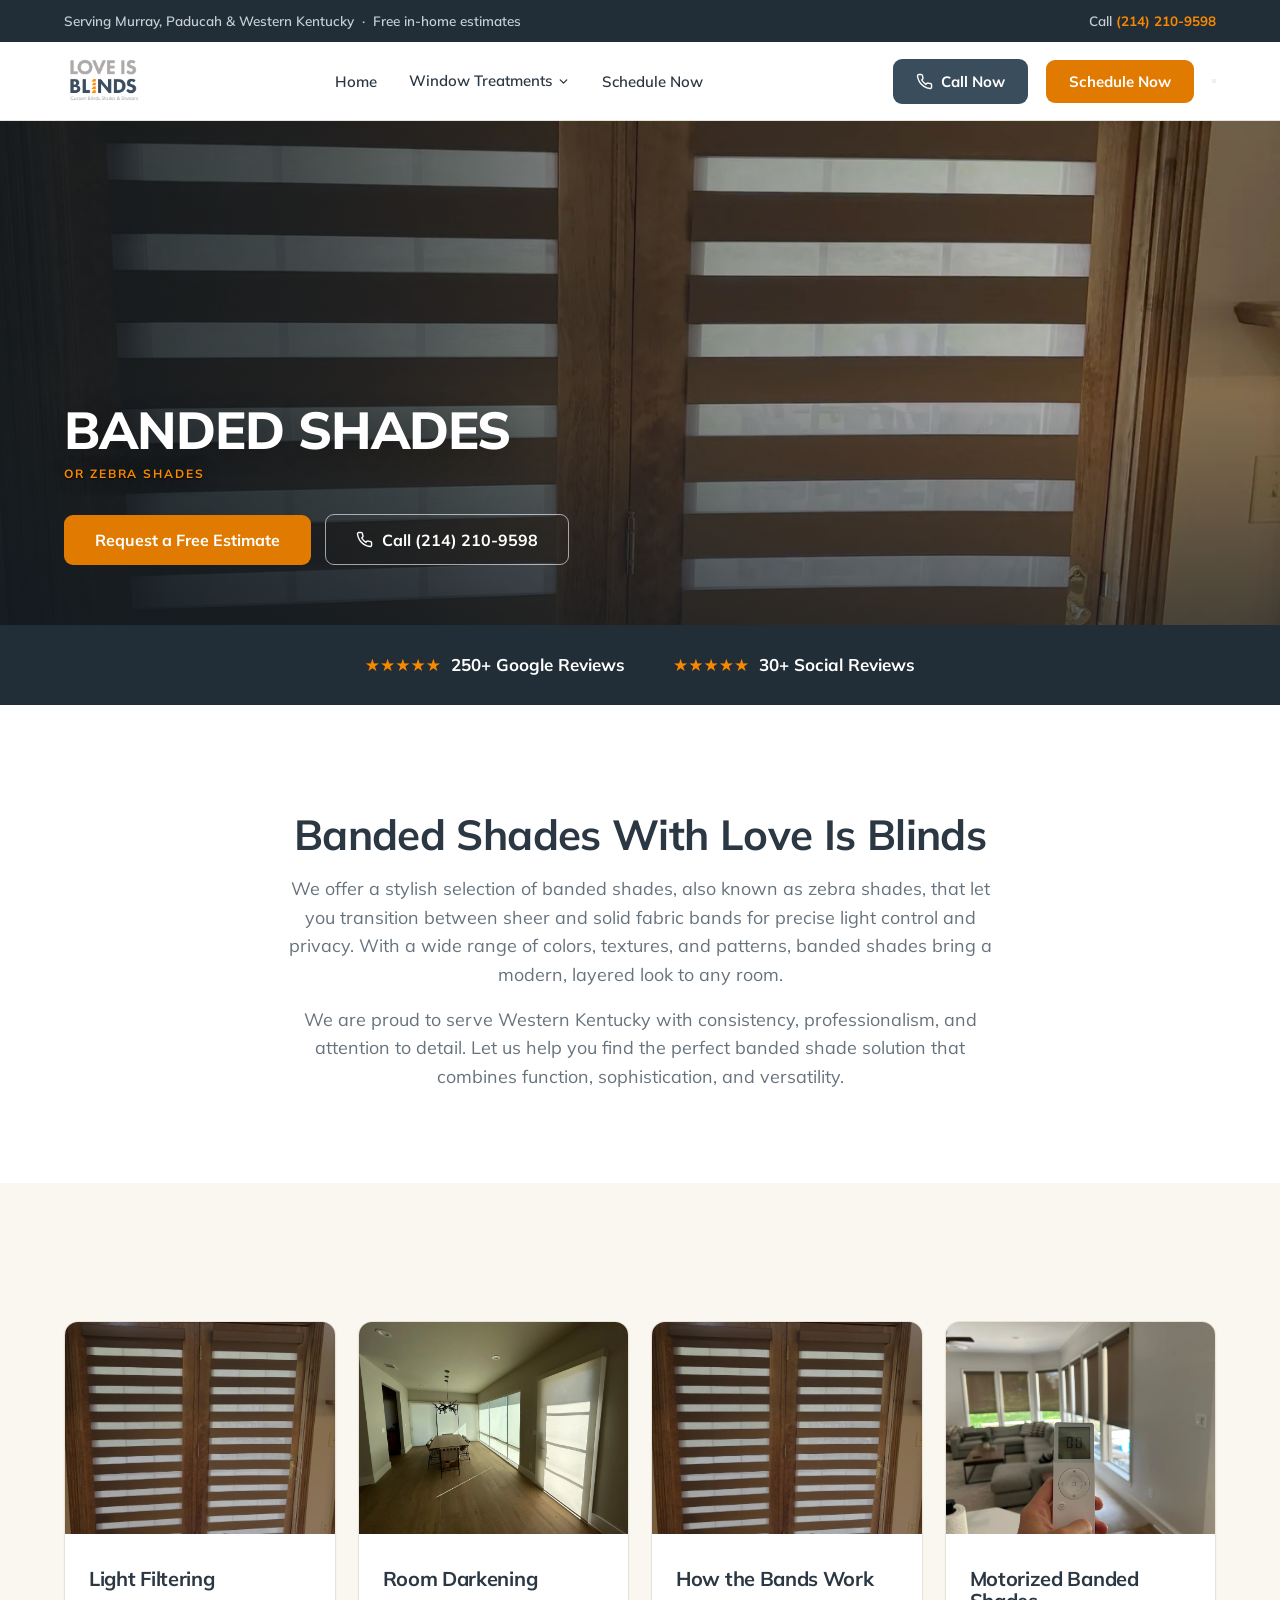
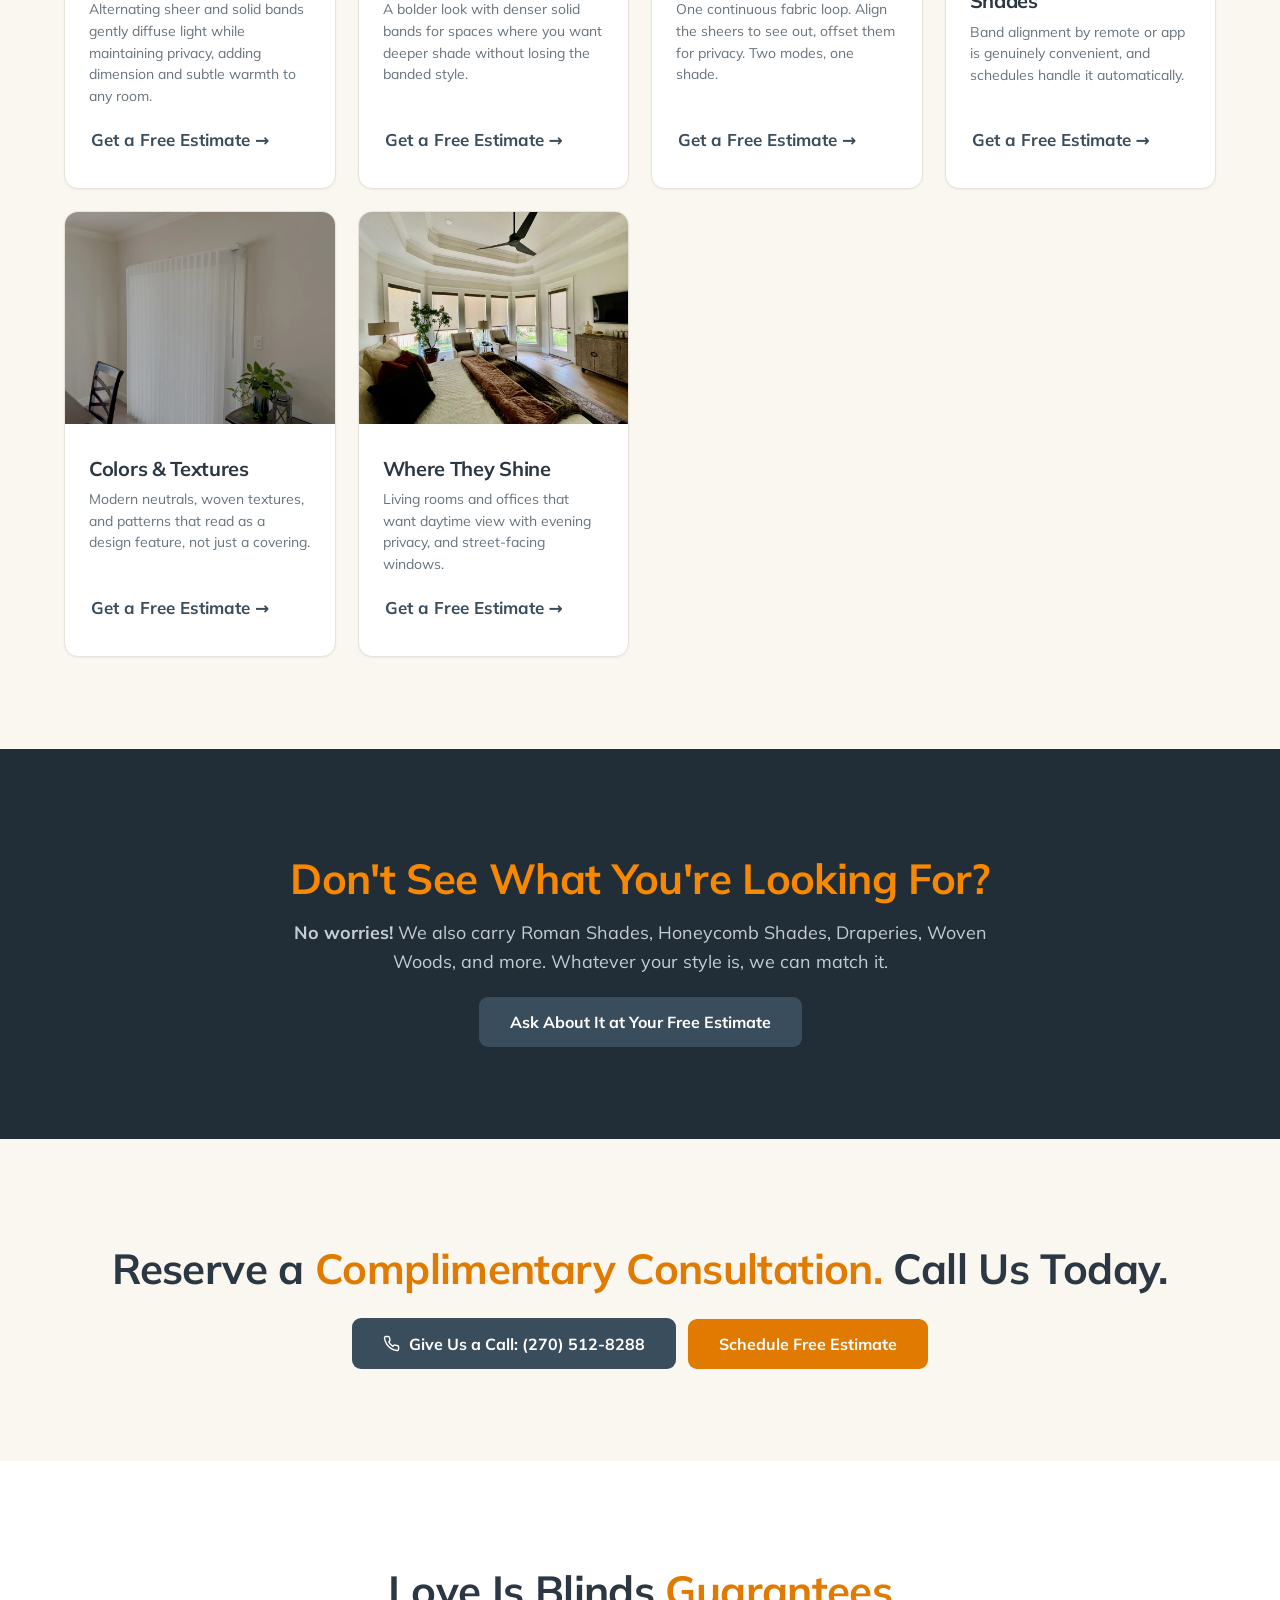
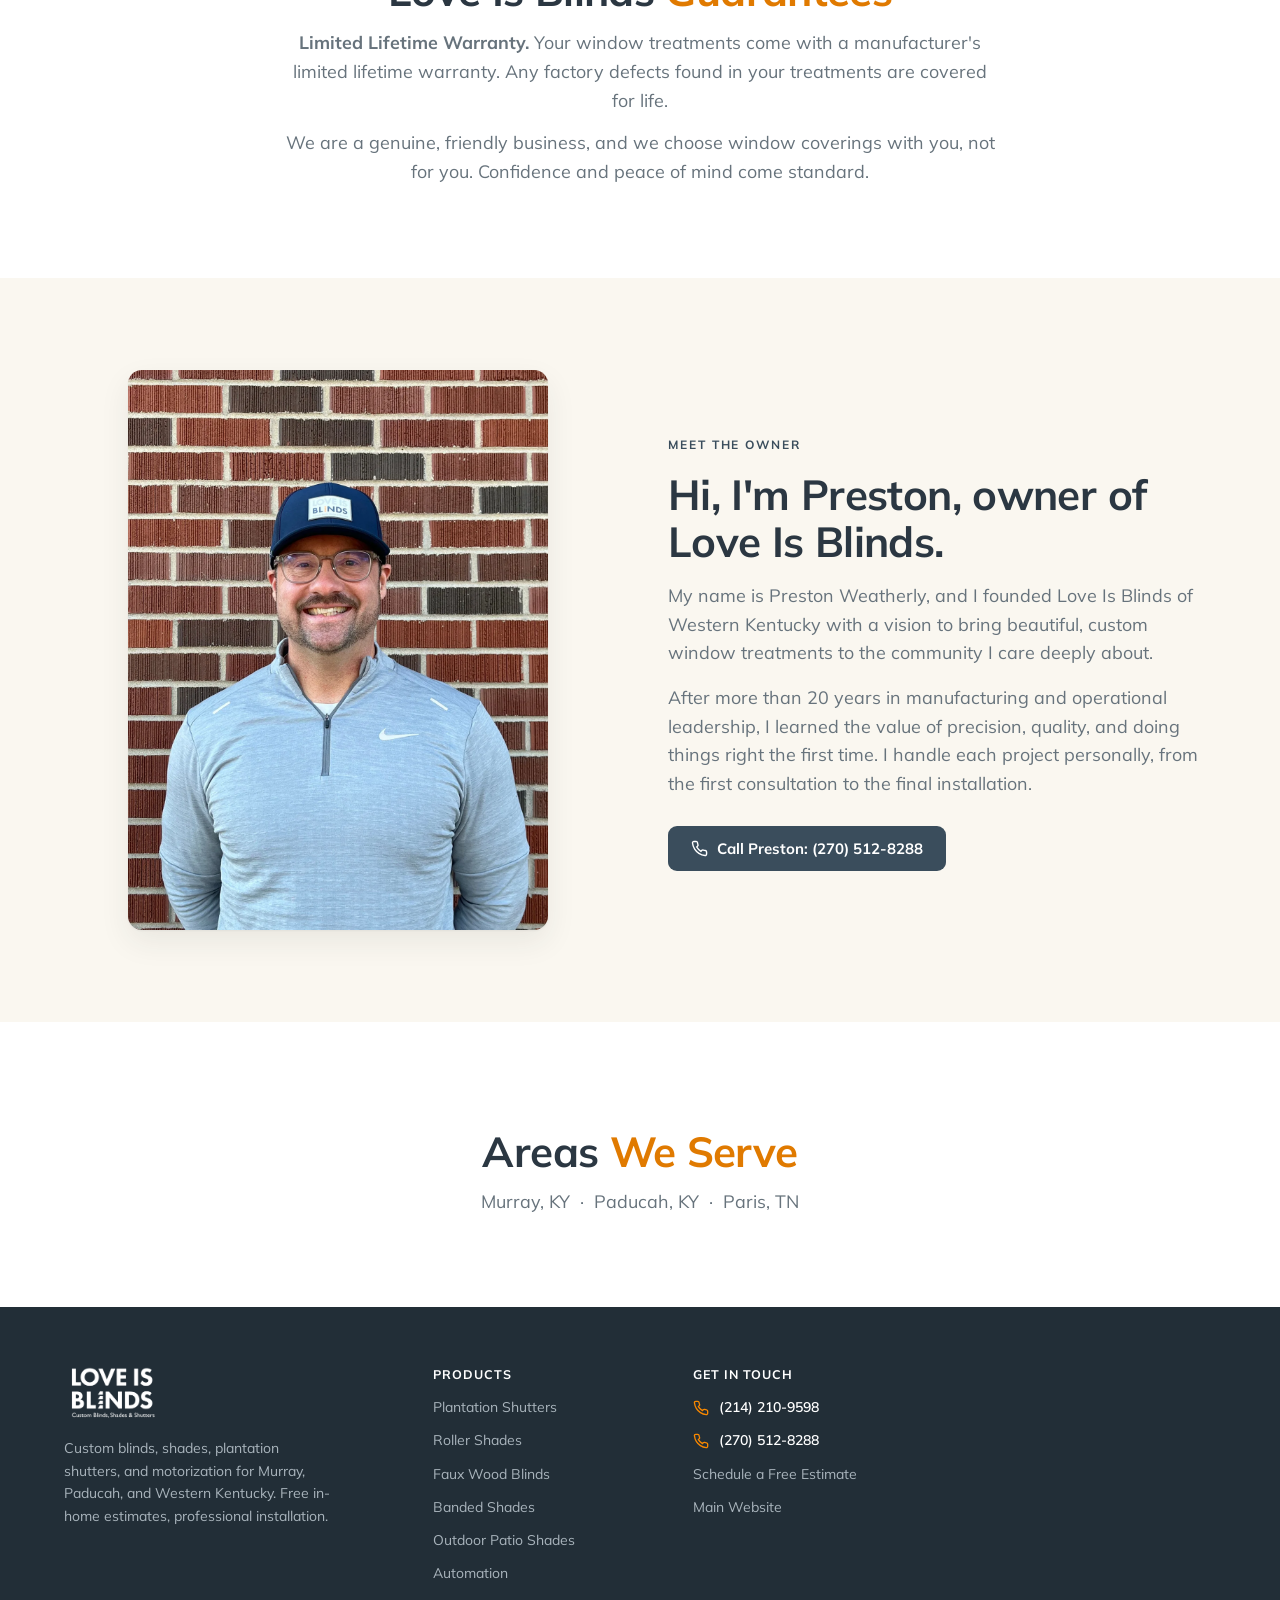
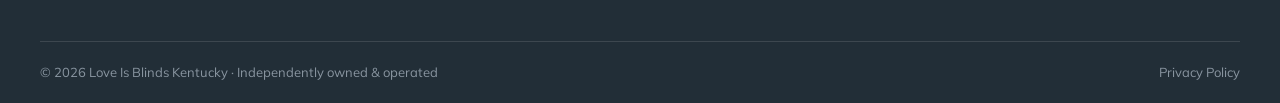
<file: banded-shades.html>
<!DOCTYPE html>
<html lang="en">
<head>
<!-- Google Tag Manager -->
<script>(function(w,d,s,l,i){w[l]=w[l]||[];w[l].push({'gtm.start':
new Date().getTime(),event:'gtm.js'});var f=d.getElementsByTagName(s)[0],
j=d.createElement(s),dl=l!='dataLayer'?'&l='+l:'';j.async=true;j.src=
'https://www.googletagmanager.com/gtm.js?id='+i+dl;f.parentNode.insertBefore(j,f);
})(window,document,'script','dataLayer','GTM-MGHF7VLB');</script>
<!-- End Google Tag Manager -->
<meta charset="UTF-8">
<meta name="viewport" content="width=device-width, initial-scale=1">
<meta name="robots" content="noindex,nofollow">
<title>Banded Shades | Love Is Blinds | Murray, KY</title>
<meta name="description" content="We offer a stylish selection of banded shades, also known as zebra shades, that let you transition between sheer and solid fabric bands for precise light cont">
<meta name="robots" content="noindex,nofollow">
<title>Custom Blinds, Shades &amp; Shutters in Murray, KY | Love Is Blinds</title>
<meta name="description" content="Custom blinds, shades, and plantation shutters for Murray, Paducah, and Western Kentucky. Free in-home estimates, measured and installed by the owner. Call today.">
<link rel="canonical" href="https://shop.loveisblindsky.com/">
<link rel="icon" href="/favicon.ico" sizes="any">
<link rel="icon" type="image/png" sizes="32x32" href="/favicon-32.png">
<link rel="apple-touch-icon" href="/apple-touch-icon.png">
<meta name="theme-color" content="#3A4D5C">
<link rel="preconnect" href="https://fonts.googleapis.com">
<link rel="preconnect" href="https://fonts.gstatic.com" crossorigin>
<link href="https://fonts.googleapis.com/css2?family=Mulish:wght@400;500;600;700;800&display=swap" rel="stylesheet">
<link rel="stylesheet" href="/css/styles.css">
</head>
<body>
<!-- Google Tag Manager (noscript) -->
<noscript><iframe src="https://www.googletagmanager.com/ns.html?id=GTM-MGHF7VLB"
height="0" width="0" style="display:none;visibility:hidden"></iframe></noscript>
<!-- End Google Tag Manager (noscript) -->
<script src="https://www.venbit.ai/venbit-site-agent.js?id=site_43c6a5c0a9" defer></script>
<div class="topbar">
  <div class="container">
    <span class="tb-left">Serving Murray, Paducah &amp; Western Kentucky &nbsp;&middot;&nbsp; Free in-home estimates</span>
    <span class="tb-right">Call <a href="tel:+12142109598">(214) 210-9598</a></span>
  </div>
</div>
<header class="site-header" id="siteHeader">
  <div class="container nav">
    <a class="brand" href="/" aria-label="Love Is Blinds, home">
      <img src="/images/lib-logo.png" alt="Love Is Blinds">
    </a>
    <nav>
      <ul class="nav-links" id="navLinks">
        <li><a href="/">Home</a></li>
        <li class="has-dd"><a href="/shutters">Window Treatments <svg class="dd-caret" viewBox="0 0 24 24" fill="none"><path d="M6 9l6 6 6-6"/></svg></a>
          <div class="nav-dd">
            <a href="/shutters">Plantation Shutters</a>
            <a href="/rollers">Roller Shades</a>
            <a href="/blinds">Blinds</a>
            <a href="/banded-shades">Banded Shades</a>
            <a href="/outdoor-patio-shades">Outdoor Patio Shades</a>
            <a href="/automation-solutions">Automation Solutions</a>
          </div>
        </li>
        <li><a href="/schedule-now">Schedule Now</a></li>
        <li class="nav-cta">
          <a class="btn btn-secondary btn-block" href="tel:+12142109598">Call (214) 210-9598</a>
          <a class="btn btn-primary btn-block" href="/schedule-now">Free Estimate</a>
        </li>
      </ul>
    </nav>
    <div class="nav-right">
      <a class="btn btn-primary" href="tel:+12142109598" style="display:inline-flex;align-items:center;gap:8px"><svg viewBox="0 0 24 24"><path d="M22 16.92v3a2 2 0 0 1-2.18 2 19.8 19.8 0 0 1-8.63-3.07 19.5 19.5 0 0 1-6-6 19.8 19.8 0 0 1-3.07-8.67A2 2 0 0 1 4.11 2h3a2 2 0 0 1 2 1.72c.13.96.36 1.9.7 2.81a2 2 0 0 1-.45 2.11L8.09 9.91a16 16 0 0 0 6 6l1.27-1.27a2 2 0 0 1 2.11-.45c.9.34 1.85.57 2.81.7A2 2 0 0 1 22 16.92Z"/></svg> Call Now</a>
      <a class="btn btn-pop" href="/schedule-now">Schedule Now</a>
      <button class="nav-toggle" id="navToggle" aria-label="Menu" aria-expanded="false"><span></span><span></span><span></span></button>
    </div>
  </div>
</header>


<section class="phero">
  <picture><img src="/images/lib/banded-shades-banded-shades-brown-jpg.webp" alt="Banded Shades installed by Love Is Blinds" fetchpriority="high"></picture>
  <div class="container"><div class="phero-copy">
    <h1 class="title" style="text-transform:uppercase">Banded Shades</h1>
    <h2 class="eyebrow" style="margin-top:6px">Or Zebra Shades</h2>
    <div class="hero-actions btnrow">
      <a class="btn btn-pop btn-lg" href="/schedule-now">Request a Free Estimate</a>
      <a class="btn btn-secondary btn-lg" href="tel:+12142109598"><svg viewBox="0 0 24 24"><path d="M22 16.92v3a2 2 0 0 1-2.18 2 19.8 19.8 0 0 1-8.63-3.07 19.5 19.5 0 0 1-6-6 19.8 19.8 0 0 1-3.07-8.67A2 2 0 0 1 4.11 2h3a2 2 0 0 1 2 1.72c.13.96.36 1.9.7 2.81a2 2 0 0 1-.45 2.11L8.09 9.91a16 16 0 0 0 6 6l1.27-1.27a2 2 0 0 1 2.11-.45c.9.34 1.85.57 2.81.7A2 2 0 0 1 22 16.92Z"/></svg> Call (214) 210-9598</a>
    </div>
  </div></div>
</section>
<section class="section bg-deep" style="padding:26px 0">
  <div class="container" style="display:flex;justify-content:center;align-items:center;gap:48px;flex-wrap:wrap">
    <span style="color:#fff;font-weight:700;display:inline-flex;align-items:center;gap:10px"><span class="stars" style="color:var(--pop)">&#9733;&#9733;&#9733;&#9733;&#9733;</span>250+ Google Reviews</span>
    <span style="color:#fff;font-weight:700;display:inline-flex;align-items:center;gap:10px"><span class="stars" style="color:var(--pop)">&#9733;&#9733;&#9733;&#9733;&#9733;</span>30+ Social Reviews</span>
  </div>
</section>
<section class="section">
  <div class="container center" style="max-width:860px">
    <h2 class="title">Banded Shades With Love Is Blinds</h2>
    <p class="lead">We offer a stylish selection of banded shades, also known as zebra shades, that let you transition between sheer and solid fabric bands for precise light control and privacy. With a wide range of colors, textures, and patterns, banded shades bring a modern, layered look to any room.</p><p class="lead">We are proud to serve Western Kentucky with consistency, professionalism, and attention to detail. Let us help you find the perfect banded shade solution that combines function, sophistication, and versatility.</p>
  </div>
</section>
<section class="section bg-cream-tint">
  <div class="container"><div class="prod-grid"><a class="prod-card reveal" href="/schedule-now"><span class="pic"><img src="/images/lib/banded-shades-banded-shades-brown-jpg.webp" alt="Light Filtering by Love Is Blinds" loading="lazy"></span>
<span class="pbody"><h3>Light Filtering</h3><p>Alternating sheer and solid bands gently diffuse light while maintaining privacy, adding dimension and subtle warmth to any room.</p><span class="btn-link">Get a Free Estimate <span class="arw">&#8594;</span></span></span></a><a class="prod-card reveal" href="/schedule-now"><span class="pic"><img src="/images/lib/roller-shades-roller-shades-love-01-after-jpg.webp" alt="Room Darkening by Love Is Blinds" loading="lazy"></span>
<span class="pbody"><h3>Room Darkening</h3><p>A bolder look with denser solid bands for spaces where you want deeper shade without losing the banded style.</p><span class="btn-link">Get a Free Estimate <span class="arw">&#8594;</span></span></span></a><a class="prod-card reveal" href="/schedule-now"><span class="pic"><img src="/images/lib/banded-shades-banded-shades-brown-jpg.webp" alt="How the Bands Work by Love Is Blinds" loading="lazy"></span>
<span class="pbody"><h3>How the Bands Work</h3><p>One continuous fabric loop. Align the sheers to see out, offset them for privacy. Two modes, one shade.</p><span class="btn-link">Get a Free Estimate <span class="arw">&#8594;</span></span></span></a><a class="prod-card reveal" href="/schedule-now"><span class="pic"><img src="/images/lib/roller-shades-roller-shades-motorized-remote-good-b-jpg.webp" alt="Motorized Banded Shades by Love Is Blinds" loading="lazy"></span>
<span class="pbody"><h3>Motorized Banded Shades</h3><p>Band alignment by remote or app is genuinely convenient, and schedules handle it automatically.</p><span class="btn-link">Get a Free Estimate <span class="arw">&#8594;</span></span></span></a><a class="prod-card reveal" href="/schedule-now"><span class="pic"><img src="/images/lib/smart-drapes-smart-drapes-white-side-jpg.webp" alt="Colors &amp; Textures by Love Is Blinds" loading="lazy"></span>
<span class="pbody"><h3>Colors & Textures</h3><p>Modern neutrals, woven textures, and patterns that read as a design feature, not just a covering.</p><span class="btn-link">Get a Free Estimate <span class="arw">&#8594;</span></span></span></a><a class="prod-card reveal" href="/schedule-now"><span class="pic"><img src="/images/lib/roller-shades-home-hero-shades-1-jpeg.webp" alt="Where They Shine by Love Is Blinds" loading="lazy"></span>
<span class="pbody"><h3>Where They Shine</h3><p>Living rooms and offices that want daytime view with evening privacy, and street-facing windows.</p><span class="btn-link">Get a Free Estimate <span class="arw">&#8594;</span></span></span></a></div></div>
</section>
<section class="section bg-deep">
  <div class="container center">
    <h2 class="title" style="color:var(--pop)">Don't See What You're Looking For?</h2>
    <p class="lead"><strong>No worries!</strong> We also carry Roman Shades, Honeycomb Shades, Draperies, Woven Woods, and more. Whatever your style is, we can match it.</p>
    <div class="btnrow" style="justify-content:center;margin-top:22px">
      <a class="btn btn-primary btn-lg" href="/schedule-now">Ask About It at Your Free Estimate</a>
    </div>
  </div>
</section>
<section class="section bg-cream-tint">
  <div class="container center">
    <h2 class="title">Reserve a <span style="color:var(--pop-deep)">Complimentary Consultation.</span> Call Us Today.</h2>
    <div class="btnrow" style="justify-content:center;margin-top:26px">
      <a class="btn btn-primary btn-lg" href="tel:+12705128288"><svg viewBox="0 0 24 24"><path d="M22 16.92v3a2 2 0 0 1-2.18 2 19.8 19.8 0 0 1-8.63-3.07 19.5 19.5 0 0 1-6-6 19.8 19.8 0 0 1-3.07-8.67A2 2 0 0 1 4.11 2h3a2 2 0 0 1 2 1.72c.13.96.36 1.9.7 2.81a2 2 0 0 1-.45 2.11L8.09 9.91a16 16 0 0 0 6 6l1.27-1.27a2 2 0 0 1 2.11-.45c.9.34 1.85.57 2.81.7A2 2 0 0 1 22 16.92Z"/></svg> Give Us a Call: (270) 512-8288</a>
      <a class="btn btn-pop btn-lg" href="/schedule-now">Schedule Free Estimate</a>
    </div>
  </div>
</section>
<section class="section">
  <div class="container center">
    <h2 class="title">Love Is Blinds <span style="color:var(--pop-deep)">Guarantees</span></h2>
    <p class="lead" style="max-width:720px;margin:14px auto 0"><strong>Limited Lifetime Warranty.</strong> Your window treatments come with a manufacturer's limited lifetime warranty. Any factory defects found in your treatments are covered for life.</p>
    <p class="lead" style="max-width:720px;margin:14px auto 0">We are a genuine, friendly business, and we choose window coverings with you, not for you. Confidence and peace of mind come standard.</p>
  </div>
</section>
<section class="section bg-cream-tint">
  <div class="container split">
    <div class="media reveal">
      <picture><source srcset="/images/preston-weatherly.webp" type="image/webp"><img class="owner-photo" src="/images/preston-weatherly.jpg" alt="Preston Weatherly, owner of Love Is Blinds Western Kentucky" loading="lazy"></picture>
    </div>
    <div class="body reveal">
      <h2 class="eyebrow">Meet the Owner</h2>
      <h2 class="title">Hi, I'm Preston, owner of Love Is Blinds.</h2>
      <p class="lead">My name is Preston Weatherly, and I founded Love Is Blinds of Western Kentucky with a vision to bring beautiful, custom window treatments to the community I care deeply about.</p>
      <p class="lead">After more than 20 years in manufacturing and operational leadership, I learned the value of precision, quality, and doing things right the first time. I handle each project personally, from the first consultation to the final installation.</p>
      <div class="btnrow">
        <a class="btn btn-primary" href="tel:+12705128288"><svg viewBox="0 0 24 24"><path d="M22 16.92v3a2 2 0 0 1-2.18 2 19.8 19.8 0 0 1-8.63-3.07 19.5 19.5 0 0 1-6-6 19.8 19.8 0 0 1-3.07-8.67A2 2 0 0 1 4.11 2h3a2 2 0 0 1 2 1.72c.13.96.36 1.9.7 2.81a2 2 0 0 1-.45 2.11L8.09 9.91a16 16 0 0 0 6 6l1.27-1.27a2 2 0 0 1 2.11-.45c.9.34 1.85.57 2.81.7A2 2 0 0 1 22 16.92Z"/></svg> Call Preston: (270) 512-8288</a>
      </div>
    </div>
  </div>
</section>
<section class="section">
  <div class="container center">
    <h2 class="title">Areas <span style="color:var(--pop-deep)">We Serve</span></h2>
    <p class="lead" style="margin-top:12px">Murray, KY &nbsp;&middot;&nbsp; Paducah, KY &nbsp;&middot;&nbsp; Paris, TN</p>
  </div>
</section>
<footer class="footer">
  <div class="container footer-top">
    <div>
      <img class="flogo" src="/images/lib-logo.png" alt="Love Is Blinds" loading="lazy" style="filter:brightness(0) invert(1)">
      <p class="fabout">Custom blinds, shades, plantation shutters, and motorization for Murray, Paducah, and Western Kentucky. Free in-home estimates, professional installation.</p>
    </div>
    <div>
      <h4>Products</h4>
      <ul>
        <li><a href="/shutters">Plantation Shutters</a></li>
        <li><a href="/rollers">Roller Shades</a></li>
        <li><a href="/blinds">Faux Wood Blinds</a></li>
        <li><a href="/banded-shades">Banded Shades</a></li>
        <li><a href="/outdoor-patio-shades">Outdoor Patio Shades</a></li>
        <li><a href="/automation-solutions">Automation</a></li>
      </ul>
    </div>
    <div>
      <h4>Get In Touch</h4>
      <ul>
        <li class="contact-line"><svg viewBox="0 0 24 24"><path d="M22 16.92v3a2 2 0 0 1-2.18 2 19.8 19.8 0 0 1-8.63-3.07 19.5 19.5 0 0 1-6-6 19.8 19.8 0 0 1-3.07-8.67A2 2 0 0 1 4.11 2h3a2 2 0 0 1 2 1.72c.13.96.36 1.9.7 2.81a2 2 0 0 1-.45 2.11L8.09 9.91a16 16 0 0 0 6 6l1.27-1.27a2 2 0 0 1 2.11-.45c.9.34 1.85.57 2.81.7A2 2 0 0 1 22 16.92Z"/></svg><a href="tel:+12142109598">(214) 210-9598</a></li>
        <li class="contact-line"><svg viewBox="0 0 24 24"><path d="M22 16.92v3a2 2 0 0 1-2.18 2 19.8 19.8 0 0 1-8.63-3.07 19.5 19.5 0 0 1-6-6 19.8 19.8 0 0 1-3.07-8.67A2 2 0 0 1 4.11 2h3a2 2 0 0 1 2 1.72c.13.96.36 1.9.7 2.81a2 2 0 0 1-.45 2.11L8.09 9.91a16 16 0 0 0 6 6l1.27-1.27a2 2 0 0 1 2.11-.45c.9.34 1.85.57 2.81.7A2 2 0 0 1 22 16.92Z"/></svg><a href="tel:+12705128288">(270) 512-8288</a></li>
        <li><a href="/schedule-now">Schedule a Free Estimate</a></li>
        <li><a href="https://www.loveisblindsky.com/" rel="noopener">Main Website</a></li>
      </ul>
    </div>
  </div>
  <div class="container footer-bottom">
    <span>&copy; <span id="yr">2026</span> Love Is Blinds Kentucky &middot; Independently owned &amp; operated</span>
    <span><a href="https://www.loveisblindsky.com/privacy-policy" rel="noopener">Privacy Policy</a></span>
  </div>
</footer>
<script>
document.getElementById('yr').textContent=new Date().getFullYear();
var t=document.getElementById('navToggle'),l=document.getElementById('navLinks');
if(t){t.addEventListener('click',function(){var o=l.classList.toggle('open');t.setAttribute('aria-expanded',o)})}
</script>
</body>
</html>
</file>
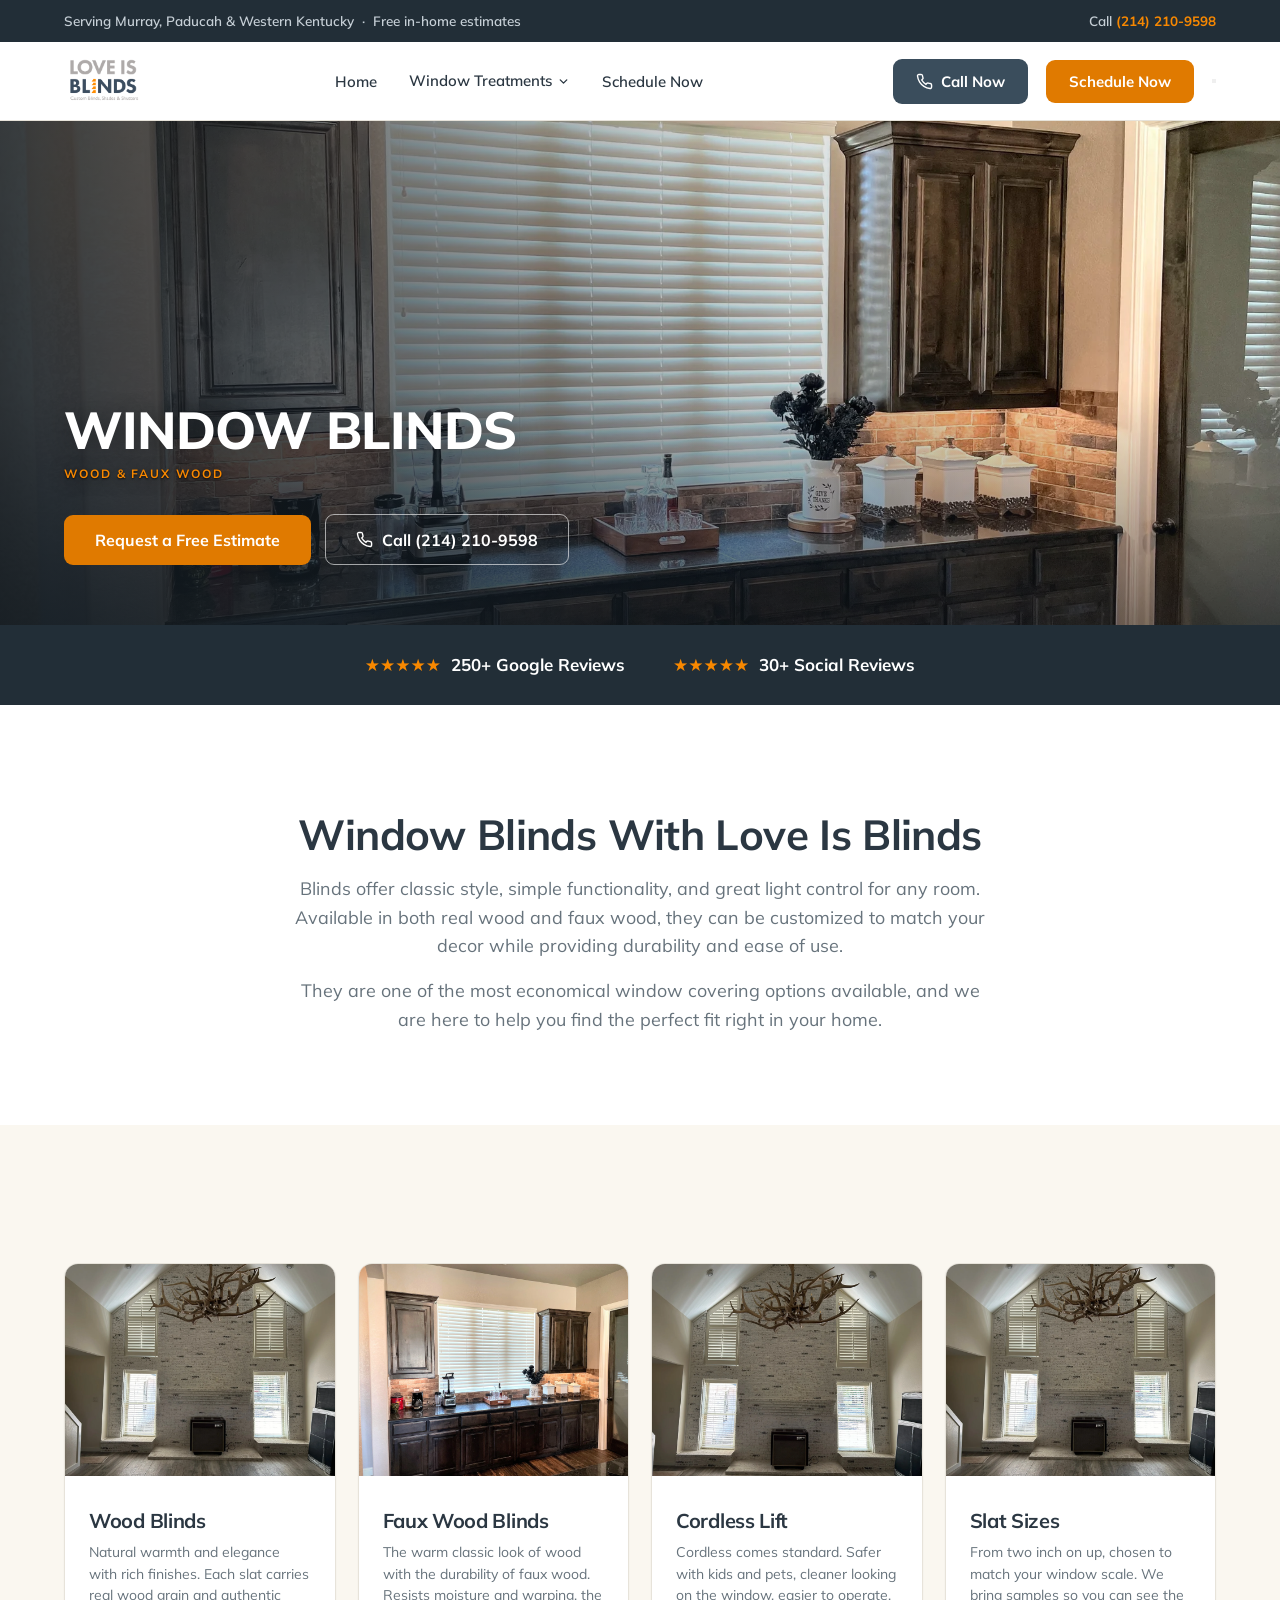
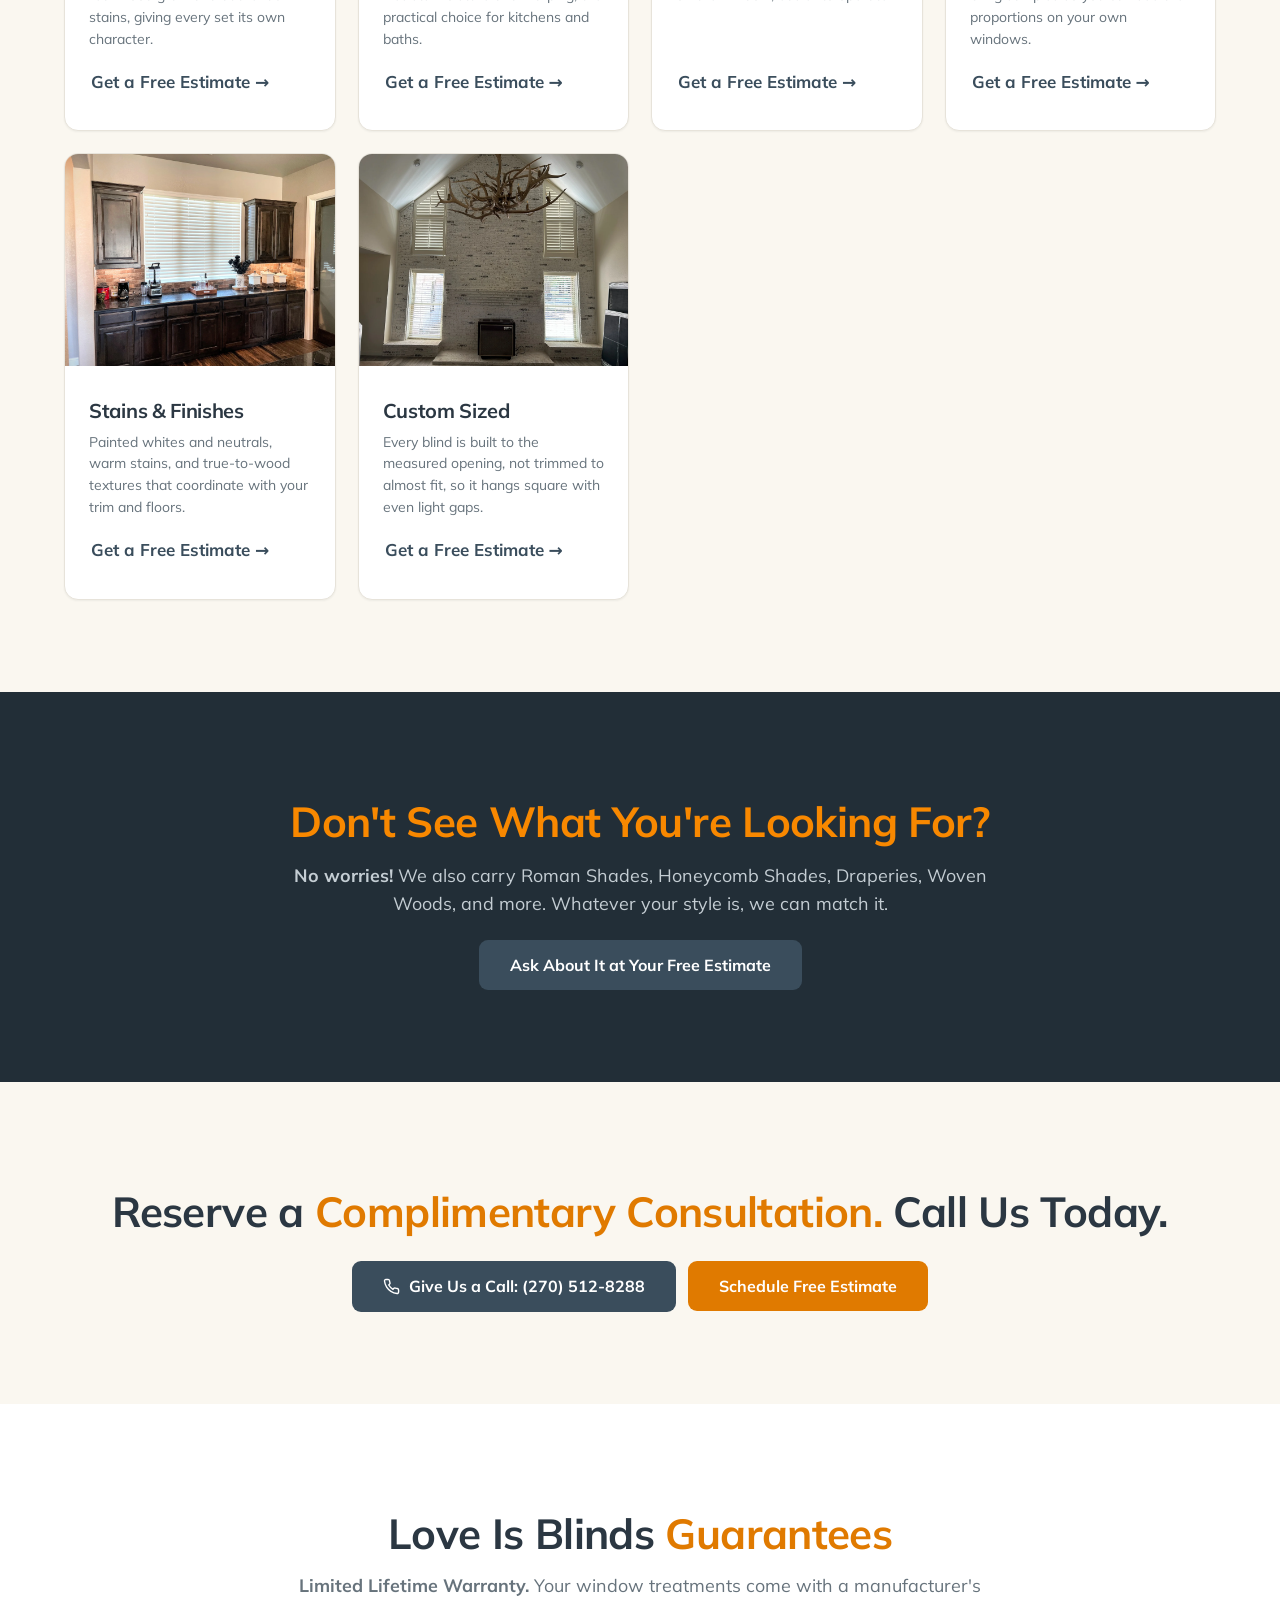
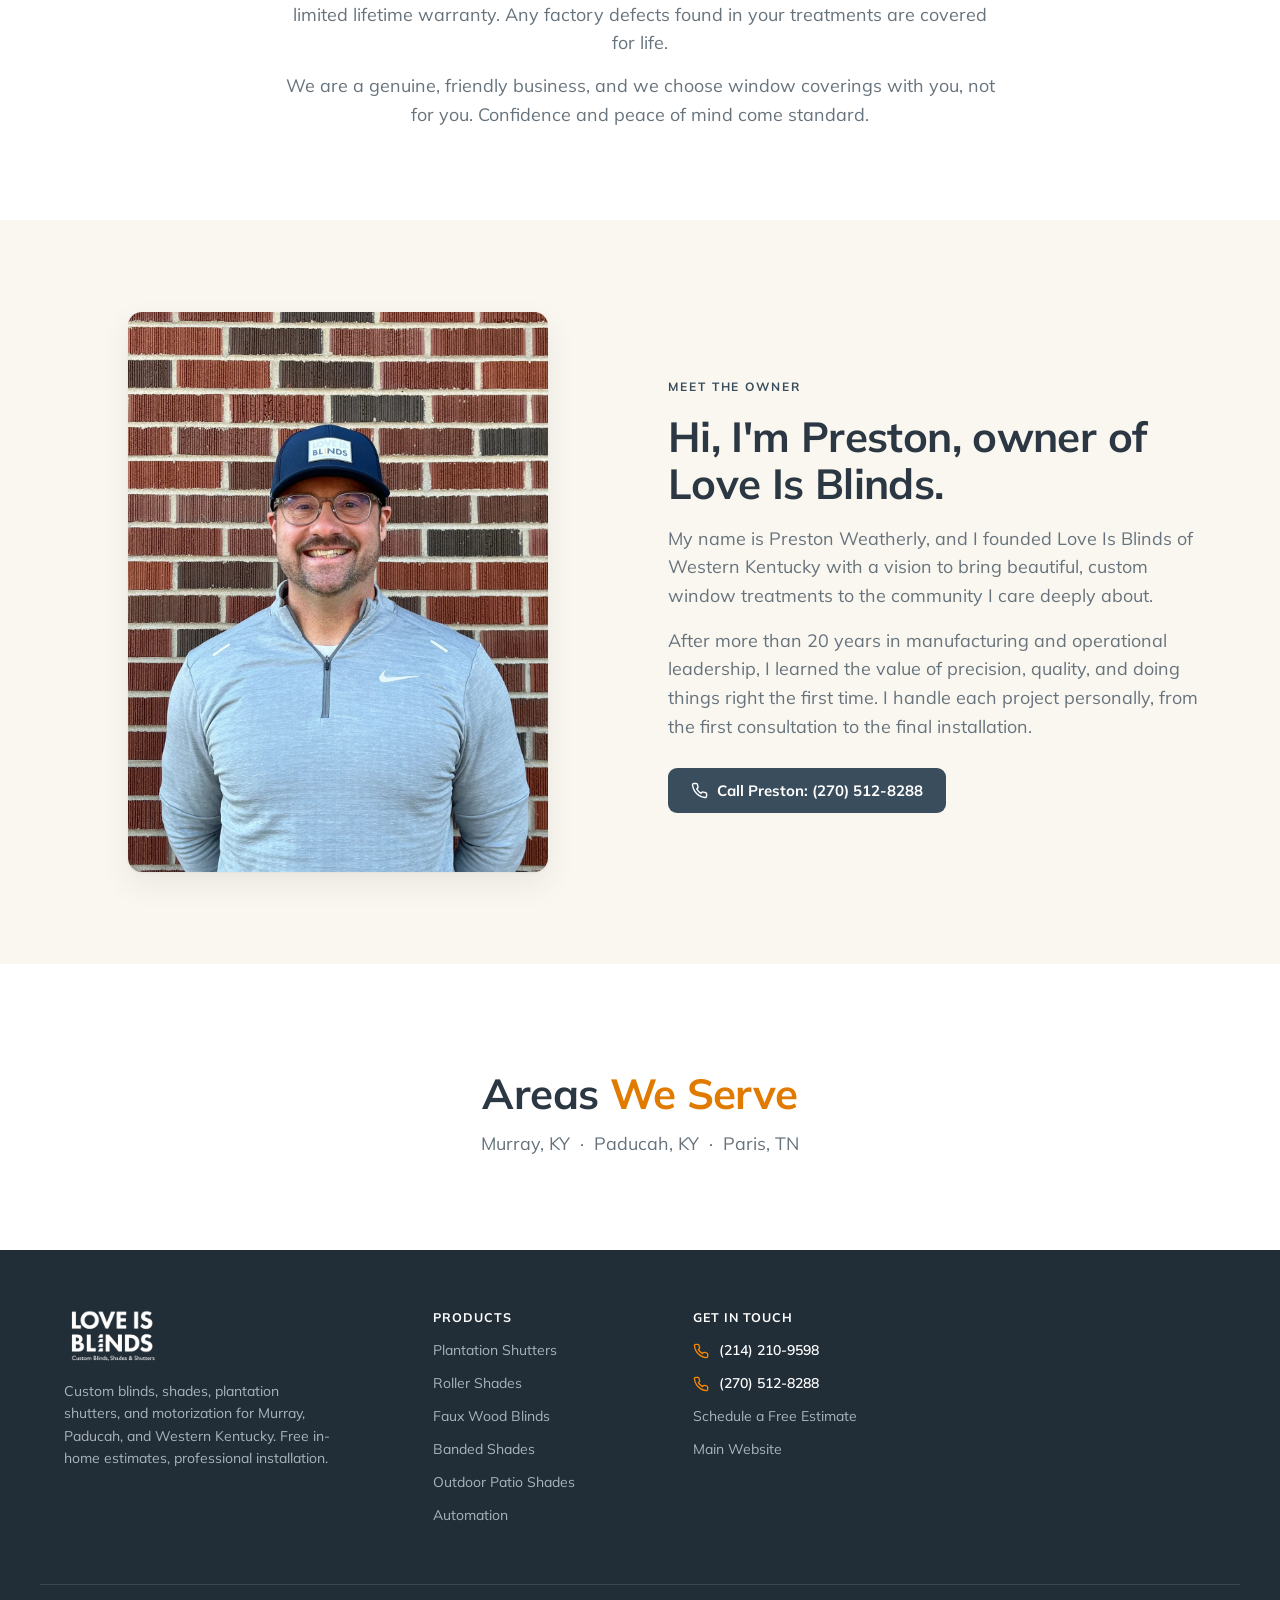
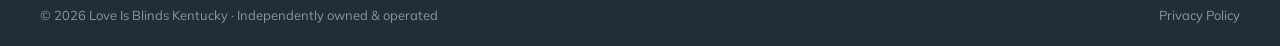
<file: blinds.html>
<!DOCTYPE html>
<html lang="en">
<head>
<!-- Google Tag Manager -->
<script>(function(w,d,s,l,i){w[l]=w[l]||[];w[l].push({'gtm.start':
new Date().getTime(),event:'gtm.js'});var f=d.getElementsByTagName(s)[0],
j=d.createElement(s),dl=l!='dataLayer'?'&l='+l:'';j.async=true;j.src=
'https://www.googletagmanager.com/gtm.js?id='+i+dl;f.parentNode.insertBefore(j,f);
})(window,document,'script','dataLayer','GTM-MGHF7VLB');</script>
<!-- End Google Tag Manager -->
<meta charset="UTF-8">
<meta name="viewport" content="width=device-width, initial-scale=1">
<meta name="robots" content="noindex,nofollow">
<title>Window Blinds | Love Is Blinds | Murray, KY</title>
<meta name="description" content="Blinds offer classic style, simple functionality, and great light control for any room. Available in both real wood and faux wood, they can be customized to m">
<meta name="robots" content="noindex,nofollow">
<title>Custom Blinds, Shades &amp; Shutters in Murray, KY | Love Is Blinds</title>
<meta name="description" content="Custom blinds, shades, and plantation shutters for Murray, Paducah, and Western Kentucky. Free in-home estimates, measured and installed by the owner. Call today.">
<link rel="canonical" href="https://shop.loveisblindsky.com/">
<link rel="icon" href="/favicon.ico" sizes="any">
<link rel="icon" type="image/png" sizes="32x32" href="/favicon-32.png">
<link rel="apple-touch-icon" href="/apple-touch-icon.png">
<meta name="theme-color" content="#3A4D5C">
<link rel="preconnect" href="https://fonts.googleapis.com">
<link rel="preconnect" href="https://fonts.gstatic.com" crossorigin>
<link href="https://fonts.googleapis.com/css2?family=Mulish:wght@400;500;600;700;800&display=swap" rel="stylesheet">
<link rel="stylesheet" href="/css/styles.css">
</head>
<body>
<!-- Google Tag Manager (noscript) -->
<noscript><iframe src="https://www.googletagmanager.com/ns.html?id=GTM-MGHF7VLB"
height="0" width="0" style="display:none;visibility:hidden"></iframe></noscript>
<!-- End Google Tag Manager (noscript) -->
<script src="https://www.venbit.ai/venbit-site-agent.js?id=site_43c6a5c0a9" defer></script>
<div class="topbar">
  <div class="container">
    <span class="tb-left">Serving Murray, Paducah &amp; Western Kentucky &nbsp;&middot;&nbsp; Free in-home estimates</span>
    <span class="tb-right">Call <a href="tel:+12142109598">(214) 210-9598</a></span>
  </div>
</div>
<header class="site-header" id="siteHeader">
  <div class="container nav">
    <a class="brand" href="/" aria-label="Love Is Blinds, home">
      <img src="/images/lib-logo.png" alt="Love Is Blinds">
    </a>
    <nav>
      <ul class="nav-links" id="navLinks">
        <li><a href="/">Home</a></li>
        <li class="has-dd"><a href="/shutters">Window Treatments <svg class="dd-caret" viewBox="0 0 24 24" fill="none"><path d="M6 9l6 6 6-6"/></svg></a>
          <div class="nav-dd">
            <a href="/shutters">Plantation Shutters</a>
            <a href="/rollers">Roller Shades</a>
            <a href="/blinds">Blinds</a>
            <a href="/banded-shades">Banded Shades</a>
            <a href="/outdoor-patio-shades">Outdoor Patio Shades</a>
            <a href="/automation-solutions">Automation Solutions</a>
          </div>
        </li>
        <li><a href="/schedule-now">Schedule Now</a></li>
        <li class="nav-cta">
          <a class="btn btn-secondary btn-block" href="tel:+12142109598">Call (214) 210-9598</a>
          <a class="btn btn-primary btn-block" href="/schedule-now">Free Estimate</a>
        </li>
      </ul>
    </nav>
    <div class="nav-right">
      <a class="btn btn-primary" href="tel:+12142109598" style="display:inline-flex;align-items:center;gap:8px"><svg viewBox="0 0 24 24"><path d="M22 16.92v3a2 2 0 0 1-2.18 2 19.8 19.8 0 0 1-8.63-3.07 19.5 19.5 0 0 1-6-6 19.8 19.8 0 0 1-3.07-8.67A2 2 0 0 1 4.11 2h3a2 2 0 0 1 2 1.72c.13.96.36 1.9.7 2.81a2 2 0 0 1-.45 2.11L8.09 9.91a16 16 0 0 0 6 6l1.27-1.27a2 2 0 0 1 2.11-.45c.9.34 1.85.57 2.81.7A2 2 0 0 1 22 16.92Z"/></svg> Call Now</a>
      <a class="btn btn-pop" href="/schedule-now">Schedule Now</a>
      <button class="nav-toggle" id="navToggle" aria-label="Menu" aria-expanded="false"><span></span><span></span><span></span></button>
    </div>
  </div>
</header>


<section class="phero">
  <picture><img src="/images/lib/blinds-blinds-007-jpg.webp" alt="Window Blinds installed by Love Is Blinds" fetchpriority="high"></picture>
  <div class="container"><div class="phero-copy">
    <h1 class="title" style="text-transform:uppercase">Window Blinds</h1>
    <h2 class="eyebrow" style="margin-top:6px">Wood &amp; Faux Wood</h2>
    <div class="hero-actions btnrow">
      <a class="btn btn-pop btn-lg" href="/schedule-now">Request a Free Estimate</a>
      <a class="btn btn-secondary btn-lg" href="tel:+12142109598"><svg viewBox="0 0 24 24"><path d="M22 16.92v3a2 2 0 0 1-2.18 2 19.8 19.8 0 0 1-8.63-3.07 19.5 19.5 0 0 1-6-6 19.8 19.8 0 0 1-3.07-8.67A2 2 0 0 1 4.11 2h3a2 2 0 0 1 2 1.72c.13.96.36 1.9.7 2.81a2 2 0 0 1-.45 2.11L8.09 9.91a16 16 0 0 0 6 6l1.27-1.27a2 2 0 0 1 2.11-.45c.9.34 1.85.57 2.81.7A2 2 0 0 1 22 16.92Z"/></svg> Call (214) 210-9598</a>
    </div>
  </div></div>
</section>
<section class="section bg-deep" style="padding:26px 0">
  <div class="container" style="display:flex;justify-content:center;align-items:center;gap:48px;flex-wrap:wrap">
    <span style="color:#fff;font-weight:700;display:inline-flex;align-items:center;gap:10px"><span class="stars" style="color:var(--pop)">&#9733;&#9733;&#9733;&#9733;&#9733;</span>250+ Google Reviews</span>
    <span style="color:#fff;font-weight:700;display:inline-flex;align-items:center;gap:10px"><span class="stars" style="color:var(--pop)">&#9733;&#9733;&#9733;&#9733;&#9733;</span>30+ Social Reviews</span>
  </div>
</section>
<section class="section">
  <div class="container center" style="max-width:860px">
    <h2 class="title">Window Blinds With Love Is Blinds</h2>
    <p class="lead">Blinds offer classic style, simple functionality, and great light control for any room. Available in both real wood and faux wood, they can be customized to match your decor while providing durability and ease of use.</p><p class="lead">They are one of the most economical window covering options available, and we are here to help you find the perfect fit right in your home.</p>
  </div>
</section>
<section class="section bg-cream-tint">
  <div class="container"><div class="prod-grid"><a class="prod-card reveal" href="/schedule-now"><span class="pic"><img src="/images/lib/blinds-blinds-004-jpg.webp" alt="Wood Blinds by Love Is Blinds" loading="lazy"></span>
<span class="pbody"><h3>Wood Blinds</h3><p>Natural warmth and elegance with rich finishes. Each slat carries real wood grain and authentic stains, giving every set its own character.</p><span class="btn-link">Get a Free Estimate <span class="arw">&#8594;</span></span></span></a><a class="prod-card reveal" href="/schedule-now"><span class="pic"><img src="/images/lib/blinds-blinds-007-jpg.webp" alt="Faux Wood Blinds by Love Is Blinds" loading="lazy"></span>
<span class="pbody"><h3>Faux Wood Blinds</h3><p>The warm classic look of wood with the durability of faux wood. Resists moisture and warping, the practical choice for kitchens and baths.</p><span class="btn-link">Get a Free Estimate <span class="arw">&#8594;</span></span></span></a><a class="prod-card reveal" href="/schedule-now"><span class="pic"><img src="/images/lib/blinds-blinds-005-jpg.webp" alt="Cordless Lift by Love Is Blinds" loading="lazy"></span>
<span class="pbody"><h3>Cordless Lift</h3><p>Cordless comes standard. Safer with kids and pets, cleaner looking on the window, easier to operate.</p><span class="btn-link">Get a Free Estimate <span class="arw">&#8594;</span></span></span></a><a class="prod-card reveal" href="/schedule-now"><span class="pic"><img src="/images/lib/blinds-blinds-004-jpg.webp" alt="Slat Sizes by Love Is Blinds" loading="lazy"></span>
<span class="pbody"><h3>Slat Sizes</h3><p>From two inch on up, chosen to match your window scale. We bring samples so you can see the proportions on your own windows.</p><span class="btn-link">Get a Free Estimate <span class="arw">&#8594;</span></span></span></a><a class="prod-card reveal" href="/schedule-now"><span class="pic"><img src="/images/lib/blinds-blinds-007-jpg.webp" alt="Stains &amp; Finishes by Love Is Blinds" loading="lazy"></span>
<span class="pbody"><h3>Stains & Finishes</h3><p>Painted whites and neutrals, warm stains, and true-to-wood textures that coordinate with your trim and floors.</p><span class="btn-link">Get a Free Estimate <span class="arw">&#8594;</span></span></span></a><a class="prod-card reveal" href="/schedule-now"><span class="pic"><img src="/images/lib/blinds-blinds-005-jpg.webp" alt="Custom Sized by Love Is Blinds" loading="lazy"></span>
<span class="pbody"><h3>Custom Sized</h3><p>Every blind is built to the measured opening, not trimmed to almost fit, so it hangs square with even light gaps.</p><span class="btn-link">Get a Free Estimate <span class="arw">&#8594;</span></span></span></a></div></div>
</section>
<section class="section bg-deep">
  <div class="container center">
    <h2 class="title" style="color:var(--pop)">Don't See What You're Looking For?</h2>
    <p class="lead"><strong>No worries!</strong> We also carry Roman Shades, Honeycomb Shades, Draperies, Woven Woods, and more. Whatever your style is, we can match it.</p>
    <div class="btnrow" style="justify-content:center;margin-top:22px">
      <a class="btn btn-primary btn-lg" href="/schedule-now">Ask About It at Your Free Estimate</a>
    </div>
  </div>
</section>
<section class="section bg-cream-tint">
  <div class="container center">
    <h2 class="title">Reserve a <span style="color:var(--pop-deep)">Complimentary Consultation.</span> Call Us Today.</h2>
    <div class="btnrow" style="justify-content:center;margin-top:26px">
      <a class="btn btn-primary btn-lg" href="tel:+12705128288"><svg viewBox="0 0 24 24"><path d="M22 16.92v3a2 2 0 0 1-2.18 2 19.8 19.8 0 0 1-8.63-3.07 19.5 19.5 0 0 1-6-6 19.8 19.8 0 0 1-3.07-8.67A2 2 0 0 1 4.11 2h3a2 2 0 0 1 2 1.72c.13.96.36 1.9.7 2.81a2 2 0 0 1-.45 2.11L8.09 9.91a16 16 0 0 0 6 6l1.27-1.27a2 2 0 0 1 2.11-.45c.9.34 1.85.57 2.81.7A2 2 0 0 1 22 16.92Z"/></svg> Give Us a Call: (270) 512-8288</a>
      <a class="btn btn-pop btn-lg" href="/schedule-now">Schedule Free Estimate</a>
    </div>
  </div>
</section>
<section class="section">
  <div class="container center">
    <h2 class="title">Love Is Blinds <span style="color:var(--pop-deep)">Guarantees</span></h2>
    <p class="lead" style="max-width:720px;margin:14px auto 0"><strong>Limited Lifetime Warranty.</strong> Your window treatments come with a manufacturer's limited lifetime warranty. Any factory defects found in your treatments are covered for life.</p>
    <p class="lead" style="max-width:720px;margin:14px auto 0">We are a genuine, friendly business, and we choose window coverings with you, not for you. Confidence and peace of mind come standard.</p>
  </div>
</section>
<section class="section bg-cream-tint">
  <div class="container split">
    <div class="media reveal">
      <picture><source srcset="/images/preston-weatherly.webp" type="image/webp"><img class="owner-photo" src="/images/preston-weatherly.jpg" alt="Preston Weatherly, owner of Love Is Blinds Western Kentucky" loading="lazy"></picture>
    </div>
    <div class="body reveal">
      <h2 class="eyebrow">Meet the Owner</h2>
      <h2 class="title">Hi, I'm Preston, owner of Love Is Blinds.</h2>
      <p class="lead">My name is Preston Weatherly, and I founded Love Is Blinds of Western Kentucky with a vision to bring beautiful, custom window treatments to the community I care deeply about.</p>
      <p class="lead">After more than 20 years in manufacturing and operational leadership, I learned the value of precision, quality, and doing things right the first time. I handle each project personally, from the first consultation to the final installation.</p>
      <div class="btnrow">
        <a class="btn btn-primary" href="tel:+12705128288"><svg viewBox="0 0 24 24"><path d="M22 16.92v3a2 2 0 0 1-2.18 2 19.8 19.8 0 0 1-8.63-3.07 19.5 19.5 0 0 1-6-6 19.8 19.8 0 0 1-3.07-8.67A2 2 0 0 1 4.11 2h3a2 2 0 0 1 2 1.72c.13.96.36 1.9.7 2.81a2 2 0 0 1-.45 2.11L8.09 9.91a16 16 0 0 0 6 6l1.27-1.27a2 2 0 0 1 2.11-.45c.9.34 1.85.57 2.81.7A2 2 0 0 1 22 16.92Z"/></svg> Call Preston: (270) 512-8288</a>
      </div>
    </div>
  </div>
</section>
<section class="section">
  <div class="container center">
    <h2 class="title">Areas <span style="color:var(--pop-deep)">We Serve</span></h2>
    <p class="lead" style="margin-top:12px">Murray, KY &nbsp;&middot;&nbsp; Paducah, KY &nbsp;&middot;&nbsp; Paris, TN</p>
  </div>
</section>
<footer class="footer">
  <div class="container footer-top">
    <div>
      <img class="flogo" src="/images/lib-logo.png" alt="Love Is Blinds" loading="lazy" style="filter:brightness(0) invert(1)">
      <p class="fabout">Custom blinds, shades, plantation shutters, and motorization for Murray, Paducah, and Western Kentucky. Free in-home estimates, professional installation.</p>
    </div>
    <div>
      <h4>Products</h4>
      <ul>
        <li><a href="/shutters">Plantation Shutters</a></li>
        <li><a href="/rollers">Roller Shades</a></li>
        <li><a href="/blinds">Faux Wood Blinds</a></li>
        <li><a href="/banded-shades">Banded Shades</a></li>
        <li><a href="/outdoor-patio-shades">Outdoor Patio Shades</a></li>
        <li><a href="/automation-solutions">Automation</a></li>
      </ul>
    </div>
    <div>
      <h4>Get In Touch</h4>
      <ul>
        <li class="contact-line"><svg viewBox="0 0 24 24"><path d="M22 16.92v3a2 2 0 0 1-2.18 2 19.8 19.8 0 0 1-8.63-3.07 19.5 19.5 0 0 1-6-6 19.8 19.8 0 0 1-3.07-8.67A2 2 0 0 1 4.11 2h3a2 2 0 0 1 2 1.72c.13.96.36 1.9.7 2.81a2 2 0 0 1-.45 2.11L8.09 9.91a16 16 0 0 0 6 6l1.27-1.27a2 2 0 0 1 2.11-.45c.9.34 1.85.57 2.81.7A2 2 0 0 1 22 16.92Z"/></svg><a href="tel:+12142109598">(214) 210-9598</a></li>
        <li class="contact-line"><svg viewBox="0 0 24 24"><path d="M22 16.92v3a2 2 0 0 1-2.18 2 19.8 19.8 0 0 1-8.63-3.07 19.5 19.5 0 0 1-6-6 19.8 19.8 0 0 1-3.07-8.67A2 2 0 0 1 4.11 2h3a2 2 0 0 1 2 1.72c.13.96.36 1.9.7 2.81a2 2 0 0 1-.45 2.11L8.09 9.91a16 16 0 0 0 6 6l1.27-1.27a2 2 0 0 1 2.11-.45c.9.34 1.85.57 2.81.7A2 2 0 0 1 22 16.92Z"/></svg><a href="tel:+12705128288">(270) 512-8288</a></li>
        <li><a href="/schedule-now">Schedule a Free Estimate</a></li>
        <li><a href="https://www.loveisblindsky.com/" rel="noopener">Main Website</a></li>
      </ul>
    </div>
  </div>
  <div class="container footer-bottom">
    <span>&copy; <span id="yr">2026</span> Love Is Blinds Kentucky &middot; Independently owned &amp; operated</span>
    <span><a href="https://www.loveisblindsky.com/privacy-policy" rel="noopener">Privacy Policy</a></span>
  </div>
</footer>
<script>
document.getElementById('yr').textContent=new Date().getFullYear();
var t=document.getElementById('navToggle'),l=document.getElementById('navLinks');
if(t){t.addEventListener('click',function(){var o=l.classList.toggle('open');t.setAttribute('aria-expanded',o)})}
</script>
</body>
</html>
</file>
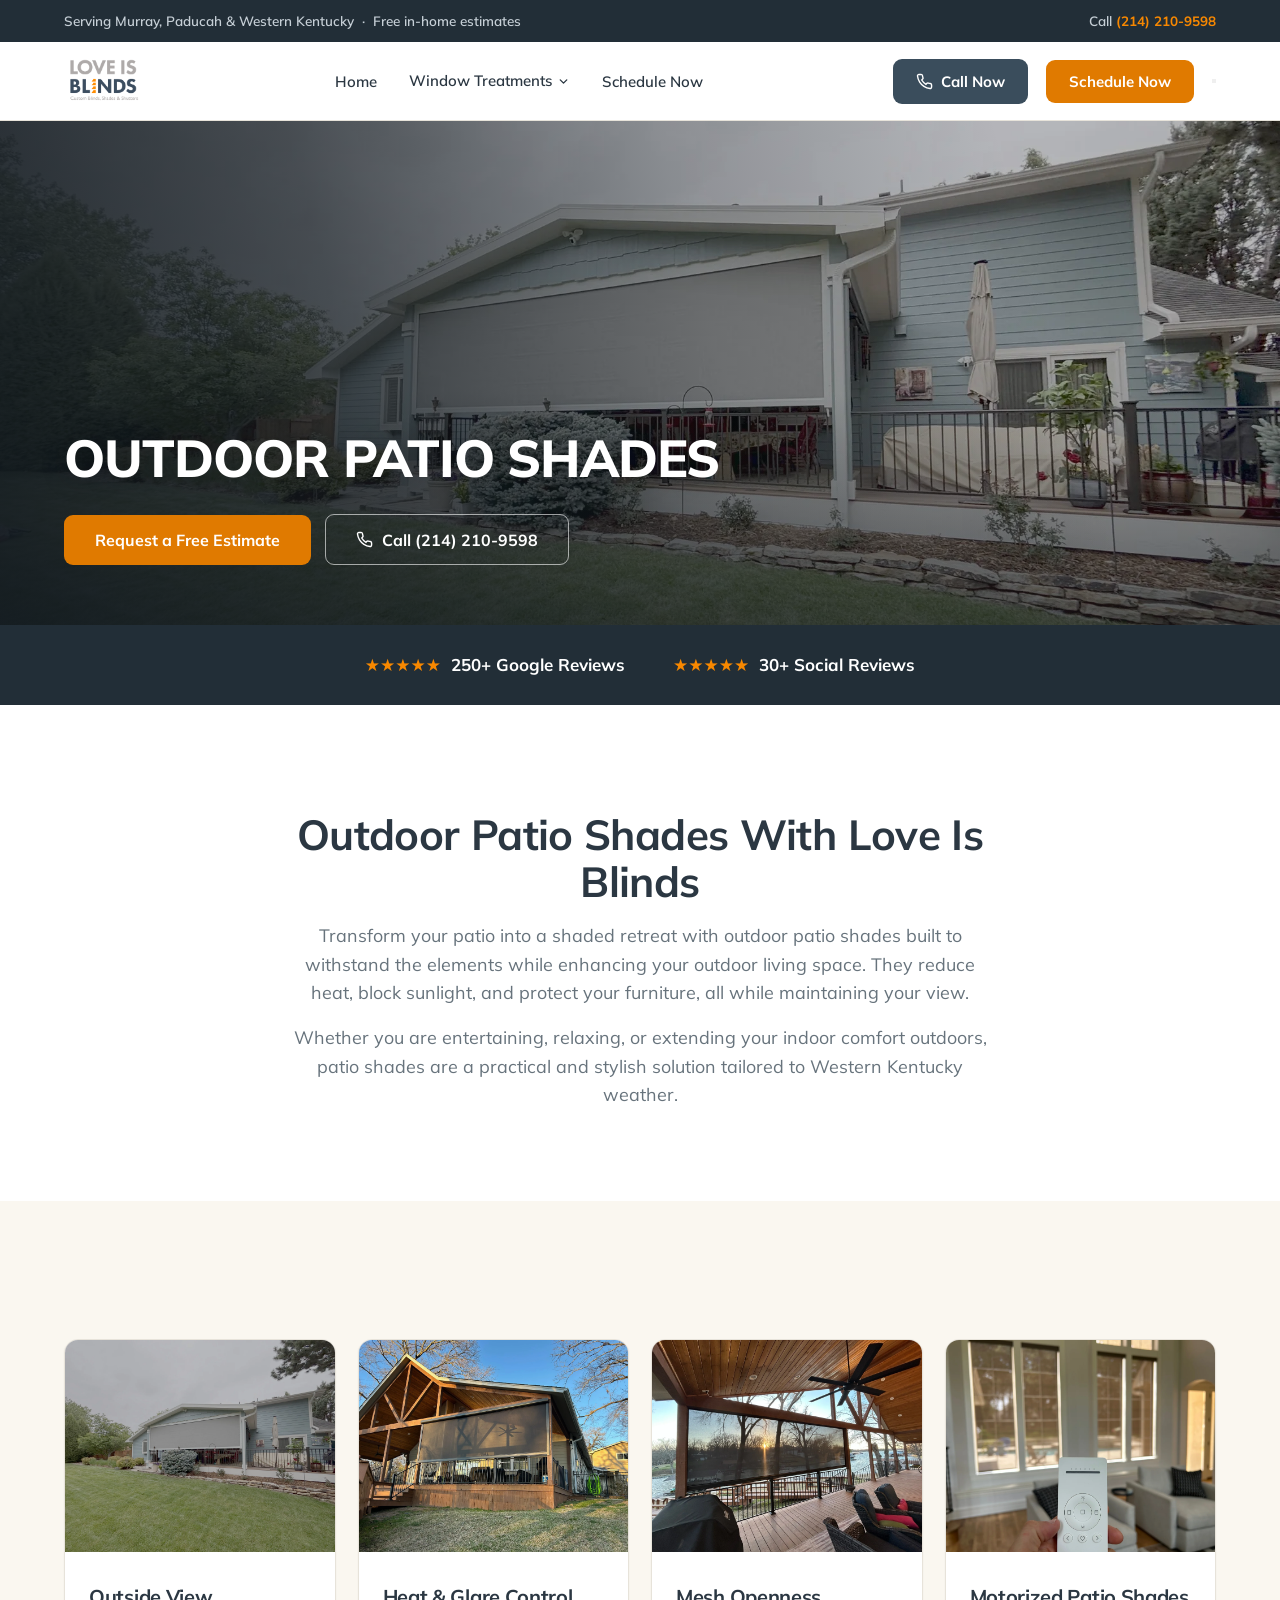
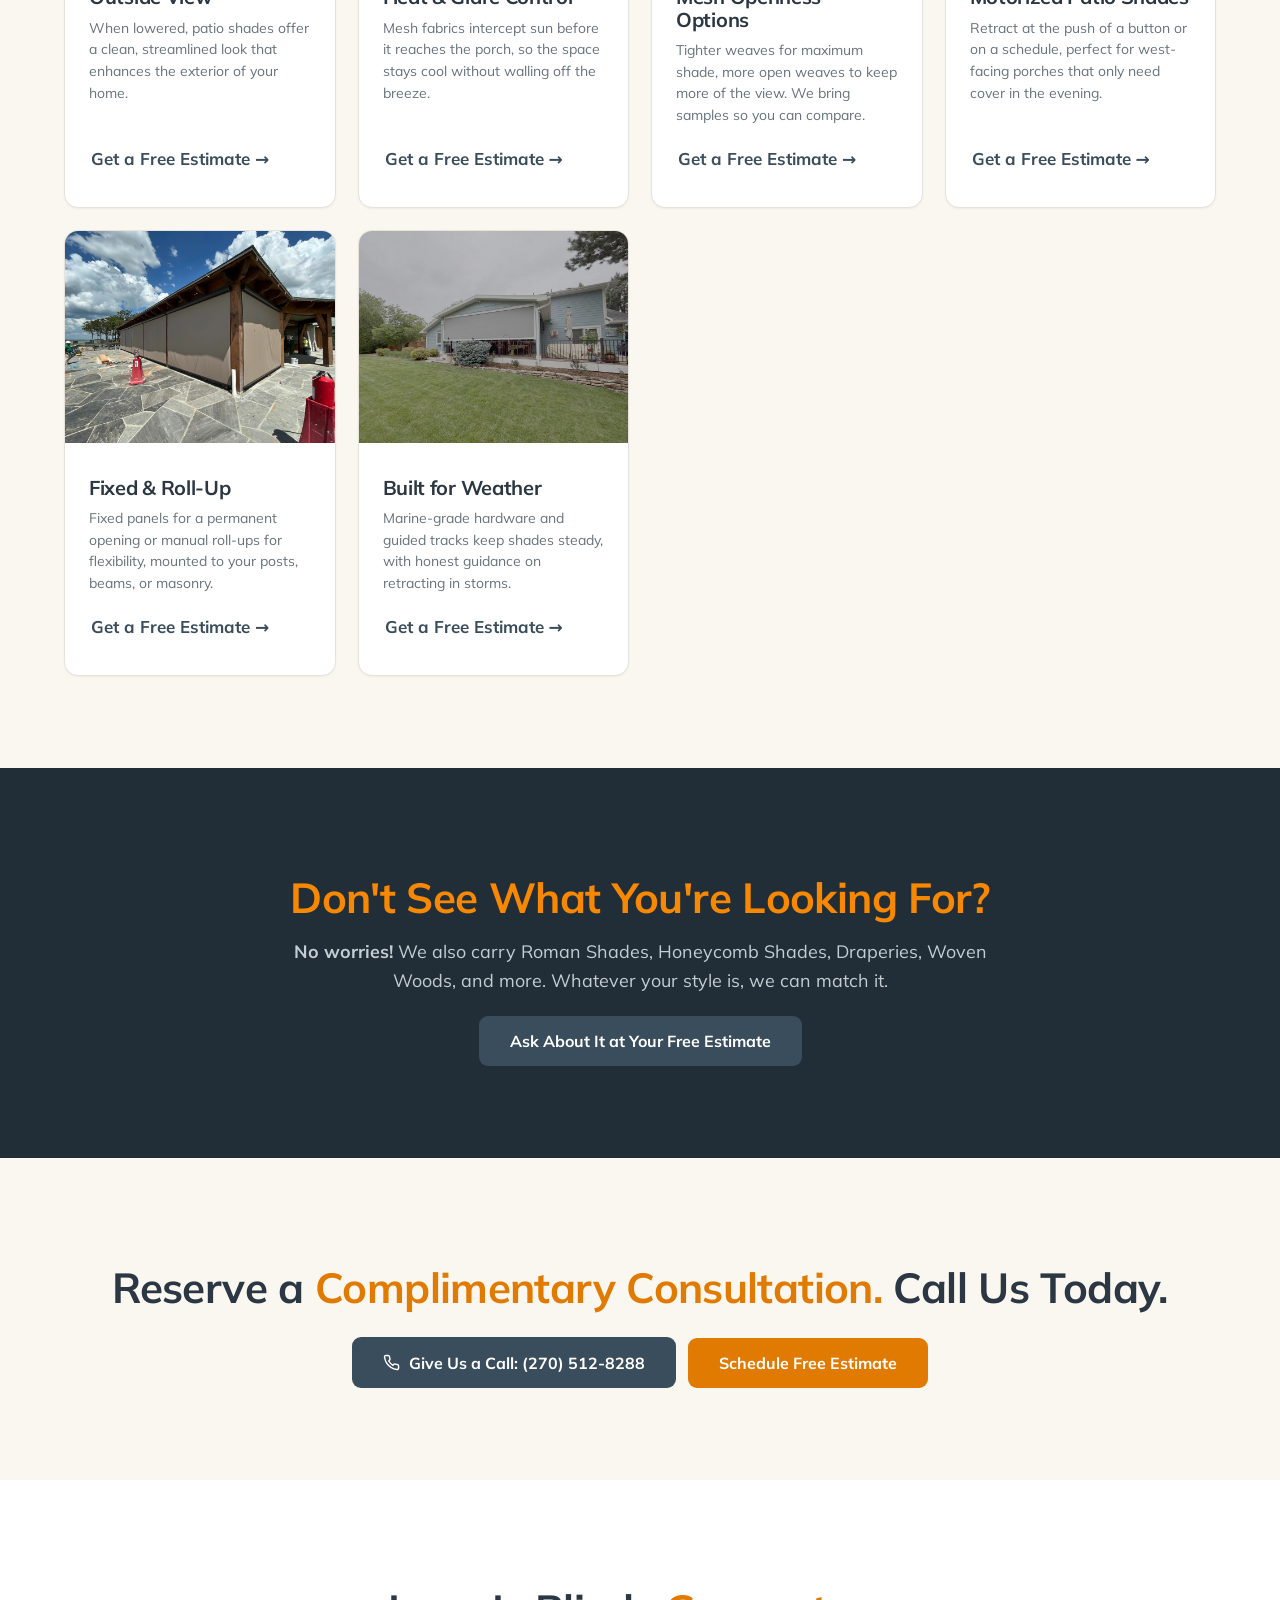
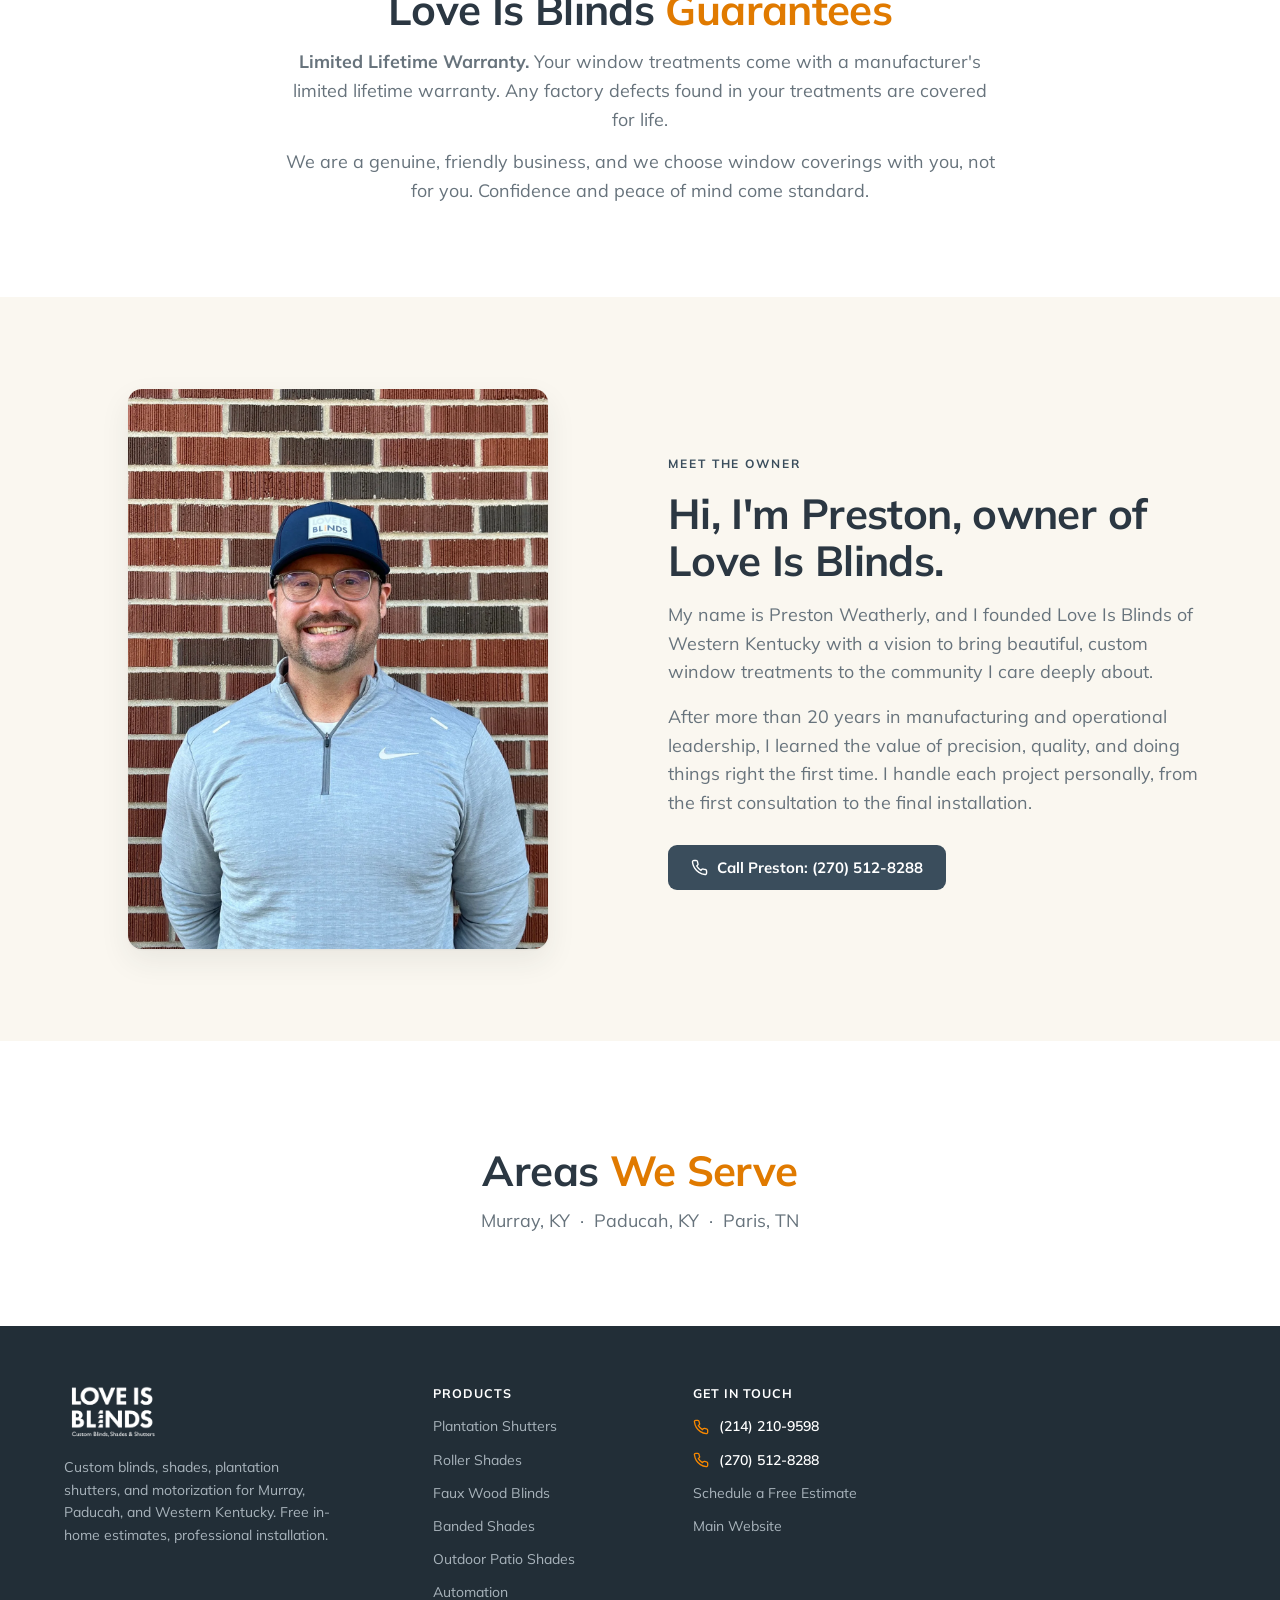
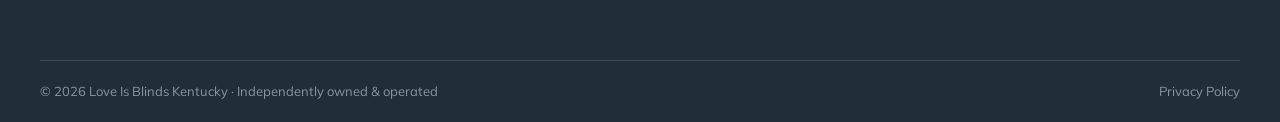
<file: outdoor-patio-shades.html>
<!DOCTYPE html>
<html lang="en">
<head>
<!-- Google Tag Manager -->
<script>(function(w,d,s,l,i){w[l]=w[l]||[];w[l].push({'gtm.start':
new Date().getTime(),event:'gtm.js'});var f=d.getElementsByTagName(s)[0],
j=d.createElement(s),dl=l!='dataLayer'?'&l='+l:'';j.async=true;j.src=
'https://www.googletagmanager.com/gtm.js?id='+i+dl;f.parentNode.insertBefore(j,f);
})(window,document,'script','dataLayer','GTM-MGHF7VLB');</script>
<!-- End Google Tag Manager -->
<meta charset="UTF-8">
<meta name="viewport" content="width=device-width, initial-scale=1">
<meta name="robots" content="noindex,nofollow">
<title>Outdoor Patio Shades | Love Is Blinds | Murray, KY</title>
<meta name="description" content="Transform your patio into a shaded retreat with outdoor patio shades built to withstand the elements while enhancing your outdoor living space. They reduce he">
<meta name="robots" content="noindex,nofollow">
<title>Custom Blinds, Shades &amp; Shutters in Murray, KY | Love Is Blinds</title>
<meta name="description" content="Custom blinds, shades, and plantation shutters for Murray, Paducah, and Western Kentucky. Free in-home estimates, measured and installed by the owner. Call today.">
<link rel="canonical" href="https://shop.loveisblindsky.com/">
<link rel="icon" href="/favicon.ico" sizes="any">
<link rel="icon" type="image/png" sizes="32x32" href="/favicon-32.png">
<link rel="apple-touch-icon" href="/apple-touch-icon.png">
<meta name="theme-color" content="#3A4D5C">
<link rel="preconnect" href="https://fonts.googleapis.com">
<link rel="preconnect" href="https://fonts.gstatic.com" crossorigin>
<link href="https://fonts.googleapis.com/css2?family=Mulish:wght@400;500;600;700;800&display=swap" rel="stylesheet">
<link rel="stylesheet" href="/css/styles.css">
</head>
<body>
<!-- Google Tag Manager (noscript) -->
<noscript><iframe src="https://www.googletagmanager.com/ns.html?id=GTM-MGHF7VLB"
height="0" width="0" style="display:none;visibility:hidden"></iframe></noscript>
<!-- End Google Tag Manager (noscript) -->
<script src="https://www.venbit.ai/venbit-site-agent.js?id=site_43c6a5c0a9" defer></script>
<div class="topbar">
  <div class="container">
    <span class="tb-left">Serving Murray, Paducah &amp; Western Kentucky &nbsp;&middot;&nbsp; Free in-home estimates</span>
    <span class="tb-right">Call <a href="tel:+12142109598">(214) 210-9598</a></span>
  </div>
</div>
<header class="site-header" id="siteHeader">
  <div class="container nav">
    <a class="brand" href="/" aria-label="Love Is Blinds, home">
      <img src="/images/lib-logo.png" alt="Love Is Blinds">
    </a>
    <nav>
      <ul class="nav-links" id="navLinks">
        <li><a href="/">Home</a></li>
        <li class="has-dd"><a href="/shutters">Window Treatments <svg class="dd-caret" viewBox="0 0 24 24" fill="none"><path d="M6 9l6 6 6-6"/></svg></a>
          <div class="nav-dd">
            <a href="/shutters">Plantation Shutters</a>
            <a href="/rollers">Roller Shades</a>
            <a href="/blinds">Blinds</a>
            <a href="/banded-shades">Banded Shades</a>
            <a href="/outdoor-patio-shades">Outdoor Patio Shades</a>
            <a href="/automation-solutions">Automation Solutions</a>
          </div>
        </li>
        <li><a href="/schedule-now">Schedule Now</a></li>
        <li class="nav-cta">
          <a class="btn btn-secondary btn-block" href="tel:+12142109598">Call (214) 210-9598</a>
          <a class="btn btn-primary btn-block" href="/schedule-now">Free Estimate</a>
        </li>
      </ul>
    </nav>
    <div class="nav-right">
      <a class="btn btn-primary" href="tel:+12142109598" style="display:inline-flex;align-items:center;gap:8px"><svg viewBox="0 0 24 24"><path d="M22 16.92v3a2 2 0 0 1-2.18 2 19.8 19.8 0 0 1-8.63-3.07 19.5 19.5 0 0 1-6-6 19.8 19.8 0 0 1-3.07-8.67A2 2 0 0 1 4.11 2h3a2 2 0 0 1 2 1.72c.13.96.36 1.9.7 2.81a2 2 0 0 1-.45 2.11L8.09 9.91a16 16 0 0 0 6 6l1.27-1.27a2 2 0 0 1 2.11-.45c.9.34 1.85.57 2.81.7A2 2 0 0 1 22 16.92Z"/></svg> Call Now</a>
      <a class="btn btn-pop" href="/schedule-now">Schedule Now</a>
      <button class="nav-toggle" id="navToggle" aria-label="Menu" aria-expanded="false"><span></span><span></span><span></span></button>
    </div>
  </div>
</header>


<section class="phero">
  <picture><img src="/images/lib/exterior-patio-shades-exterior-patio-shades-gray-jpg.webp" alt="Outdoor Patio Shades installed by Love Is Blinds" fetchpriority="high"></picture>
  <div class="container"><div class="phero-copy">
    <h1 class="title" style="text-transform:uppercase">Outdoor Patio Shades</h1>
    
    <div class="hero-actions btnrow">
      <a class="btn btn-pop btn-lg" href="/schedule-now">Request a Free Estimate</a>
      <a class="btn btn-secondary btn-lg" href="tel:+12142109598"><svg viewBox="0 0 24 24"><path d="M22 16.92v3a2 2 0 0 1-2.18 2 19.8 19.8 0 0 1-8.63-3.07 19.5 19.5 0 0 1-6-6 19.8 19.8 0 0 1-3.07-8.67A2 2 0 0 1 4.11 2h3a2 2 0 0 1 2 1.72c.13.96.36 1.9.7 2.81a2 2 0 0 1-.45 2.11L8.09 9.91a16 16 0 0 0 6 6l1.27-1.27a2 2 0 0 1 2.11-.45c.9.34 1.85.57 2.81.7A2 2 0 0 1 22 16.92Z"/></svg> Call (214) 210-9598</a>
    </div>
  </div></div>
</section>
<section class="section bg-deep" style="padding:26px 0">
  <div class="container" style="display:flex;justify-content:center;align-items:center;gap:48px;flex-wrap:wrap">
    <span style="color:#fff;font-weight:700;display:inline-flex;align-items:center;gap:10px"><span class="stars" style="color:var(--pop)">&#9733;&#9733;&#9733;&#9733;&#9733;</span>250+ Google Reviews</span>
    <span style="color:#fff;font-weight:700;display:inline-flex;align-items:center;gap:10px"><span class="stars" style="color:var(--pop)">&#9733;&#9733;&#9733;&#9733;&#9733;</span>30+ Social Reviews</span>
  </div>
</section>
<section class="section">
  <div class="container center" style="max-width:860px">
    <h2 class="title">Outdoor Patio Shades With Love Is Blinds</h2>
    <p class="lead">Transform your patio into a shaded retreat with outdoor patio shades built to withstand the elements while enhancing your outdoor living space. They reduce heat, block sunlight, and protect your furniture, all while maintaining your view.</p><p class="lead">Whether you are entertaining, relaxing, or extending your indoor comfort outdoors, patio shades are a practical and stylish solution tailored to Western Kentucky weather.</p>
  </div>
</section>
<section class="section bg-cream-tint">
  <div class="container"><div class="prod-grid"><a class="prod-card reveal" href="/schedule-now"><span class="pic"><img src="/images/lib/exterior-patio-shades-exterior-patio-shades-gray-jpg.webp" alt="Outside View by Love Is Blinds" loading="lazy"></span>
<span class="pbody"><h3>Outside View</h3><p>When lowered, patio shades offer a clean, streamlined look that enhances the exterior of your home.</p><span class="btn-link">Get a Free Estimate <span class="arw">&#8594;</span></span></span></a><a class="prod-card reveal" href="/schedule-now"><span class="pic"><img src="/images/lib/exterior-patio-shades-exterior-patio-shades-001-jpg.webp" alt="Heat &amp; Glare Control by Love Is Blinds" loading="lazy"></span>
<span class="pbody"><h3>Heat & Glare Control</h3><p>Mesh fabrics intercept sun before it reaches the porch, so the space stays cool without walling off the breeze.</p><span class="btn-link">Get a Free Estimate <span class="arw">&#8594;</span></span></span></a><a class="prod-card reveal" href="/schedule-now"><span class="pic"><img src="/images/lib/exterior-patio-shades-exterior-patio-shades-002-jpg.webp" alt="Mesh Openness Options by Love Is Blinds" loading="lazy"></span>
<span class="pbody"><h3>Mesh Openness Options</h3><p>Tighter weaves for maximum shade, more open weaves to keep more of the view. We bring samples so you can compare.</p><span class="btn-link">Get a Free Estimate <span class="arw">&#8594;</span></span></span></a><a class="prod-card reveal" href="/schedule-now"><span class="pic"><img src="/images/lib/roller-shades-roller-shades-motorized-remote-good-a-jpg.webp" alt="Motorized Patio Shades by Love Is Blinds" loading="lazy"></span>
<span class="pbody"><h3>Motorized Patio Shades</h3><p>Retract at the push of a button or on a schedule, perfect for west-facing porches that only need cover in the evening.</p><span class="btn-link">Get a Free Estimate <span class="arw">&#8594;</span></span></span></a><a class="prod-card reveal" href="/schedule-now"><span class="pic"><img src="/images/lib/exterior-patio-shades-exterior-patio-shades-003-jpg.webp" alt="Fixed &amp; Roll-Up by Love Is Blinds" loading="lazy"></span>
<span class="pbody"><h3>Fixed & Roll-Up</h3><p>Fixed panels for a permanent opening or manual roll-ups for flexibility, mounted to your posts, beams, or masonry.</p><span class="btn-link">Get a Free Estimate <span class="arw">&#8594;</span></span></span></a><a class="prod-card reveal" href="/schedule-now"><span class="pic"><img src="/images/lib/exterior-patio-shades-exterior-patio-shades-gray-jpg.webp" alt="Built for Weather by Love Is Blinds" loading="lazy"></span>
<span class="pbody"><h3>Built for Weather</h3><p>Marine-grade hardware and guided tracks keep shades steady, with honest guidance on retracting in storms.</p><span class="btn-link">Get a Free Estimate <span class="arw">&#8594;</span></span></span></a></div></div>
</section>
<section class="section bg-deep">
  <div class="container center">
    <h2 class="title" style="color:var(--pop)">Don't See What You're Looking For?</h2>
    <p class="lead"><strong>No worries!</strong> We also carry Roman Shades, Honeycomb Shades, Draperies, Woven Woods, and more. Whatever your style is, we can match it.</p>
    <div class="btnrow" style="justify-content:center;margin-top:22px">
      <a class="btn btn-primary btn-lg" href="/schedule-now">Ask About It at Your Free Estimate</a>
    </div>
  </div>
</section>
<section class="section bg-cream-tint">
  <div class="container center">
    <h2 class="title">Reserve a <span style="color:var(--pop-deep)">Complimentary Consultation.</span> Call Us Today.</h2>
    <div class="btnrow" style="justify-content:center;margin-top:26px">
      <a class="btn btn-primary btn-lg" href="tel:+12705128288"><svg viewBox="0 0 24 24"><path d="M22 16.92v3a2 2 0 0 1-2.18 2 19.8 19.8 0 0 1-8.63-3.07 19.5 19.5 0 0 1-6-6 19.8 19.8 0 0 1-3.07-8.67A2 2 0 0 1 4.11 2h3a2 2 0 0 1 2 1.72c.13.96.36 1.9.7 2.81a2 2 0 0 1-.45 2.11L8.09 9.91a16 16 0 0 0 6 6l1.27-1.27a2 2 0 0 1 2.11-.45c.9.34 1.85.57 2.81.7A2 2 0 0 1 22 16.92Z"/></svg> Give Us a Call: (270) 512-8288</a>
      <a class="btn btn-pop btn-lg" href="/schedule-now">Schedule Free Estimate</a>
    </div>
  </div>
</section>
<section class="section">
  <div class="container center">
    <h2 class="title">Love Is Blinds <span style="color:var(--pop-deep)">Guarantees</span></h2>
    <p class="lead" style="max-width:720px;margin:14px auto 0"><strong>Limited Lifetime Warranty.</strong> Your window treatments come with a manufacturer's limited lifetime warranty. Any factory defects found in your treatments are covered for life.</p>
    <p class="lead" style="max-width:720px;margin:14px auto 0">We are a genuine, friendly business, and we choose window coverings with you, not for you. Confidence and peace of mind come standard.</p>
  </div>
</section>
<section class="section bg-cream-tint">
  <div class="container split">
    <div class="media reveal">
      <picture><source srcset="/images/preston-weatherly.webp" type="image/webp"><img class="owner-photo" src="/images/preston-weatherly.jpg" alt="Preston Weatherly, owner of Love Is Blinds Western Kentucky" loading="lazy"></picture>
    </div>
    <div class="body reveal">
      <h2 class="eyebrow">Meet the Owner</h2>
      <h2 class="title">Hi, I'm Preston, owner of Love Is Blinds.</h2>
      <p class="lead">My name is Preston Weatherly, and I founded Love Is Blinds of Western Kentucky with a vision to bring beautiful, custom window treatments to the community I care deeply about.</p>
      <p class="lead">After more than 20 years in manufacturing and operational leadership, I learned the value of precision, quality, and doing things right the first time. I handle each project personally, from the first consultation to the final installation.</p>
      <div class="btnrow">
        <a class="btn btn-primary" href="tel:+12705128288"><svg viewBox="0 0 24 24"><path d="M22 16.92v3a2 2 0 0 1-2.18 2 19.8 19.8 0 0 1-8.63-3.07 19.5 19.5 0 0 1-6-6 19.8 19.8 0 0 1-3.07-8.67A2 2 0 0 1 4.11 2h3a2 2 0 0 1 2 1.72c.13.96.36 1.9.7 2.81a2 2 0 0 1-.45 2.11L8.09 9.91a16 16 0 0 0 6 6l1.27-1.27a2 2 0 0 1 2.11-.45c.9.34 1.85.57 2.81.7A2 2 0 0 1 22 16.92Z"/></svg> Call Preston: (270) 512-8288</a>
      </div>
    </div>
  </div>
</section>
<section class="section">
  <div class="container center">
    <h2 class="title">Areas <span style="color:var(--pop-deep)">We Serve</span></h2>
    <p class="lead" style="margin-top:12px">Murray, KY &nbsp;&middot;&nbsp; Paducah, KY &nbsp;&middot;&nbsp; Paris, TN</p>
  </div>
</section>
<footer class="footer">
  <div class="container footer-top">
    <div>
      <img class="flogo" src="/images/lib-logo.png" alt="Love Is Blinds" loading="lazy" style="filter:brightness(0) invert(1)">
      <p class="fabout">Custom blinds, shades, plantation shutters, and motorization for Murray, Paducah, and Western Kentucky. Free in-home estimates, professional installation.</p>
    </div>
    <div>
      <h4>Products</h4>
      <ul>
        <li><a href="/shutters">Plantation Shutters</a></li>
        <li><a href="/rollers">Roller Shades</a></li>
        <li><a href="/blinds">Faux Wood Blinds</a></li>
        <li><a href="/banded-shades">Banded Shades</a></li>
        <li><a href="/outdoor-patio-shades">Outdoor Patio Shades</a></li>
        <li><a href="/automation-solutions">Automation</a></li>
      </ul>
    </div>
    <div>
      <h4>Get In Touch</h4>
      <ul>
        <li class="contact-line"><svg viewBox="0 0 24 24"><path d="M22 16.92v3a2 2 0 0 1-2.18 2 19.8 19.8 0 0 1-8.63-3.07 19.5 19.5 0 0 1-6-6 19.8 19.8 0 0 1-3.07-8.67A2 2 0 0 1 4.11 2h3a2 2 0 0 1 2 1.72c.13.96.36 1.9.7 2.81a2 2 0 0 1-.45 2.11L8.09 9.91a16 16 0 0 0 6 6l1.27-1.27a2 2 0 0 1 2.11-.45c.9.34 1.85.57 2.81.7A2 2 0 0 1 22 16.92Z"/></svg><a href="tel:+12142109598">(214) 210-9598</a></li>
        <li class="contact-line"><svg viewBox="0 0 24 24"><path d="M22 16.92v3a2 2 0 0 1-2.18 2 19.8 19.8 0 0 1-8.63-3.07 19.5 19.5 0 0 1-6-6 19.8 19.8 0 0 1-3.07-8.67A2 2 0 0 1 4.11 2h3a2 2 0 0 1 2 1.72c.13.96.36 1.9.7 2.81a2 2 0 0 1-.45 2.11L8.09 9.91a16 16 0 0 0 6 6l1.27-1.27a2 2 0 0 1 2.11-.45c.9.34 1.85.57 2.81.7A2 2 0 0 1 22 16.92Z"/></svg><a href="tel:+12705128288">(270) 512-8288</a></li>
        <li><a href="/schedule-now">Schedule a Free Estimate</a></li>
        <li><a href="https://www.loveisblindsky.com/" rel="noopener">Main Website</a></li>
      </ul>
    </div>
  </div>
  <div class="container footer-bottom">
    <span>&copy; <span id="yr">2026</span> Love Is Blinds Kentucky &middot; Independently owned &amp; operated</span>
    <span><a href="https://www.loveisblindsky.com/privacy-policy" rel="noopener">Privacy Policy</a></span>
  </div>
</footer>
<script>
document.getElementById('yr').textContent=new Date().getFullYear();
var t=document.getElementById('navToggle'),l=document.getElementById('navLinks');
if(t){t.addEventListener('click',function(){var o=l.classList.toggle('open');t.setAttribute('aria-expanded',o)})}
</script>
</body>
</html>
</file>
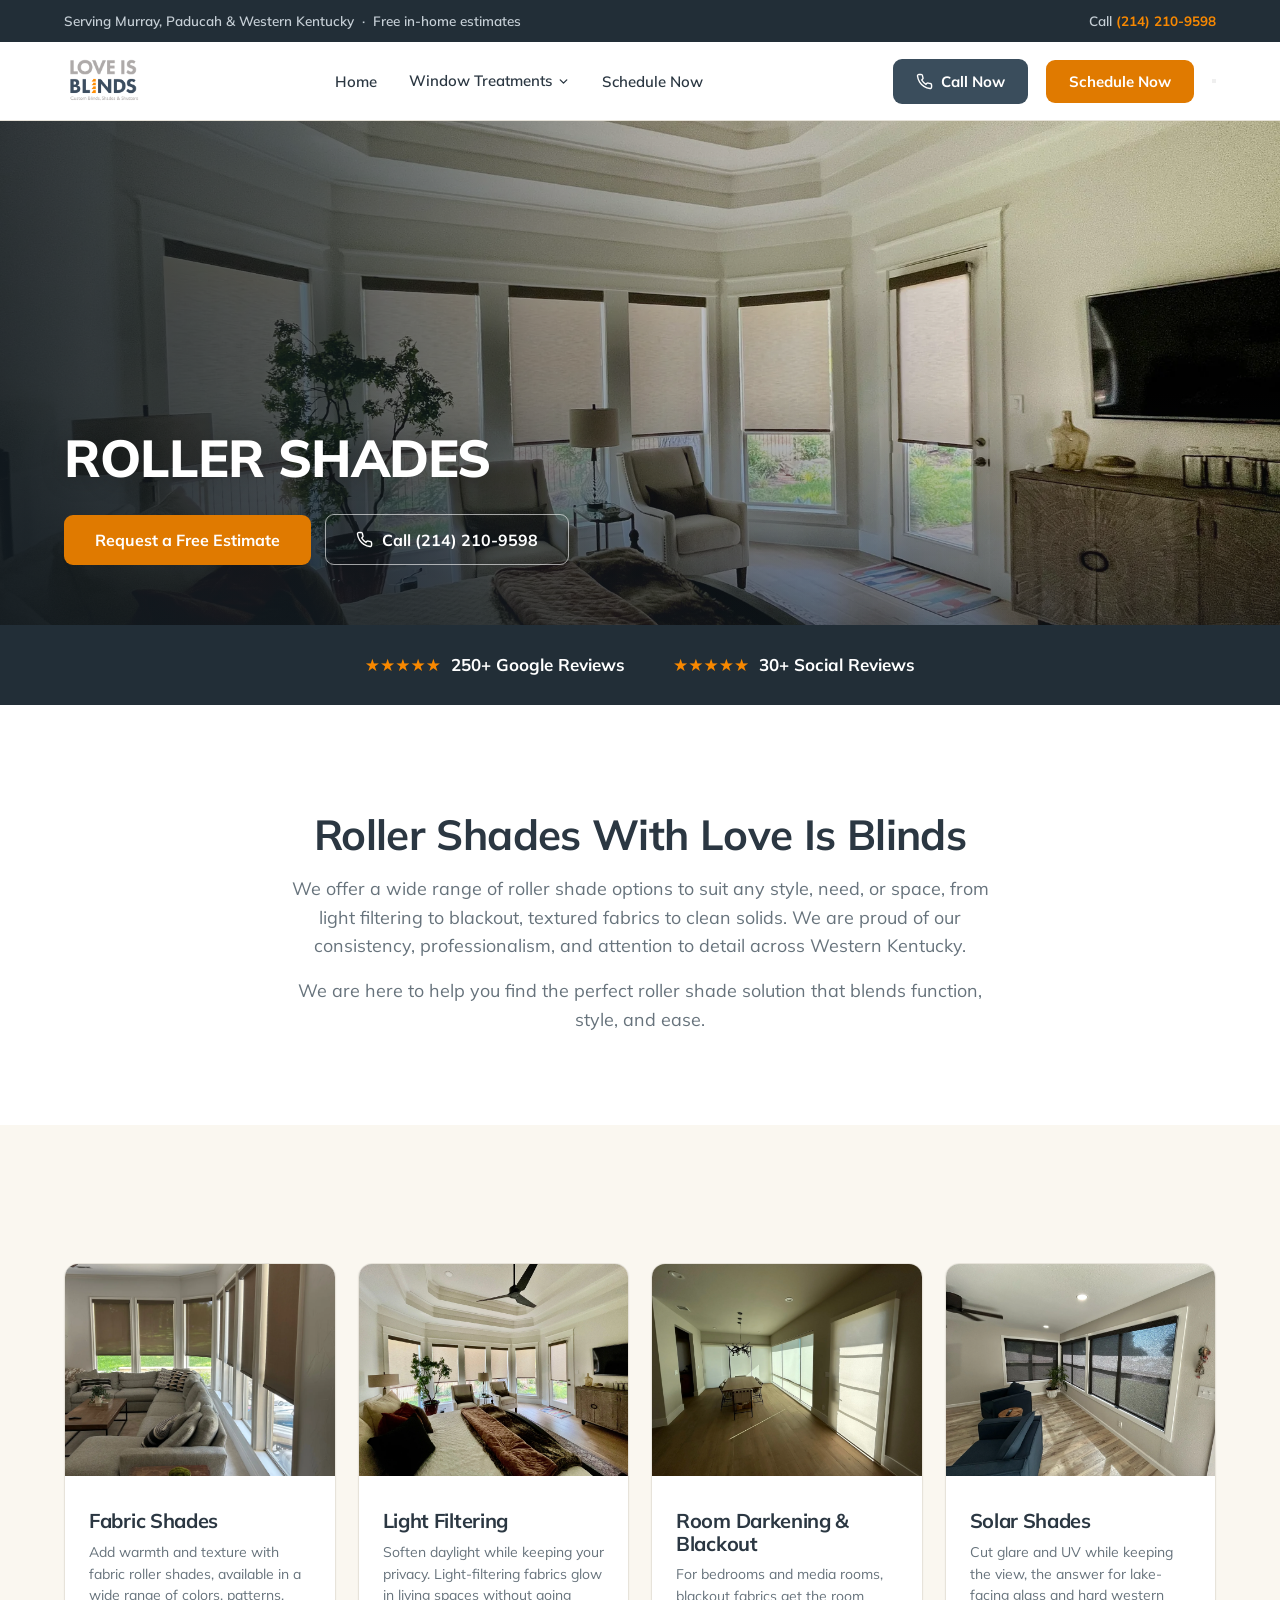
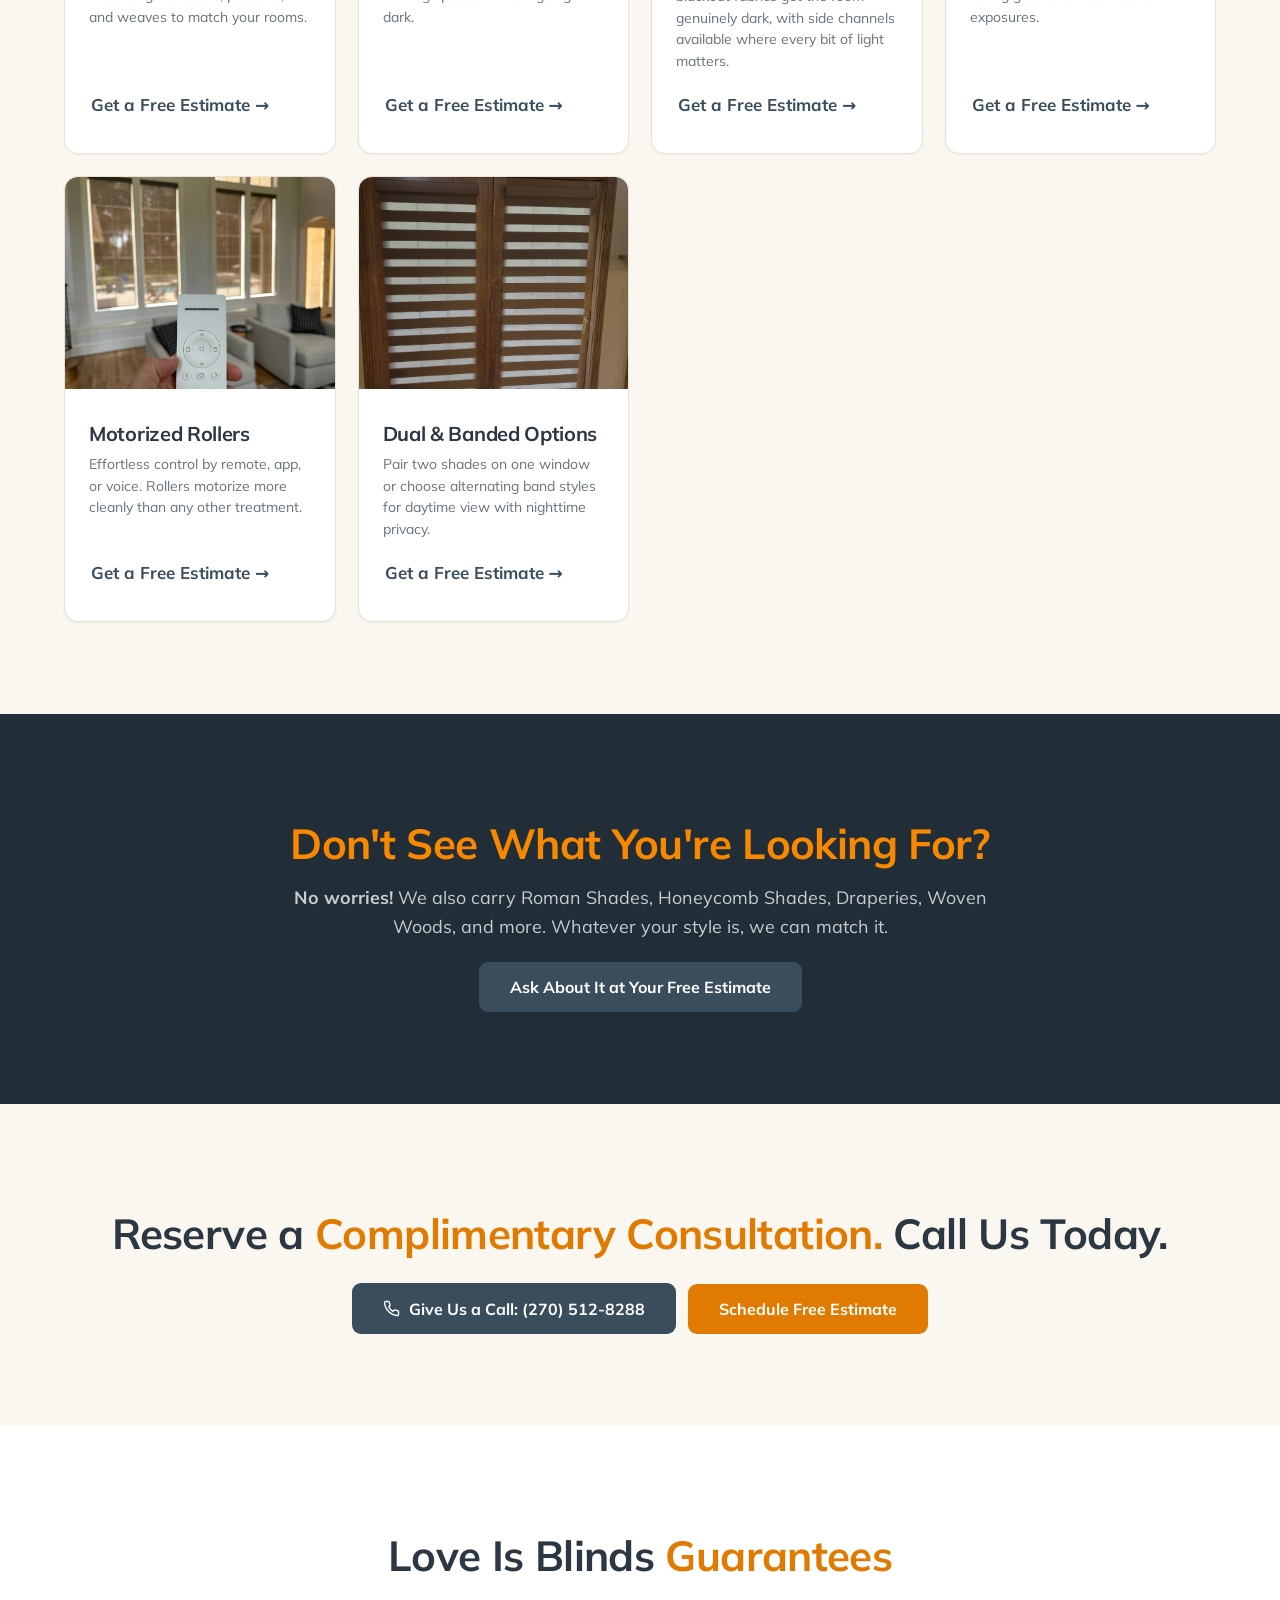
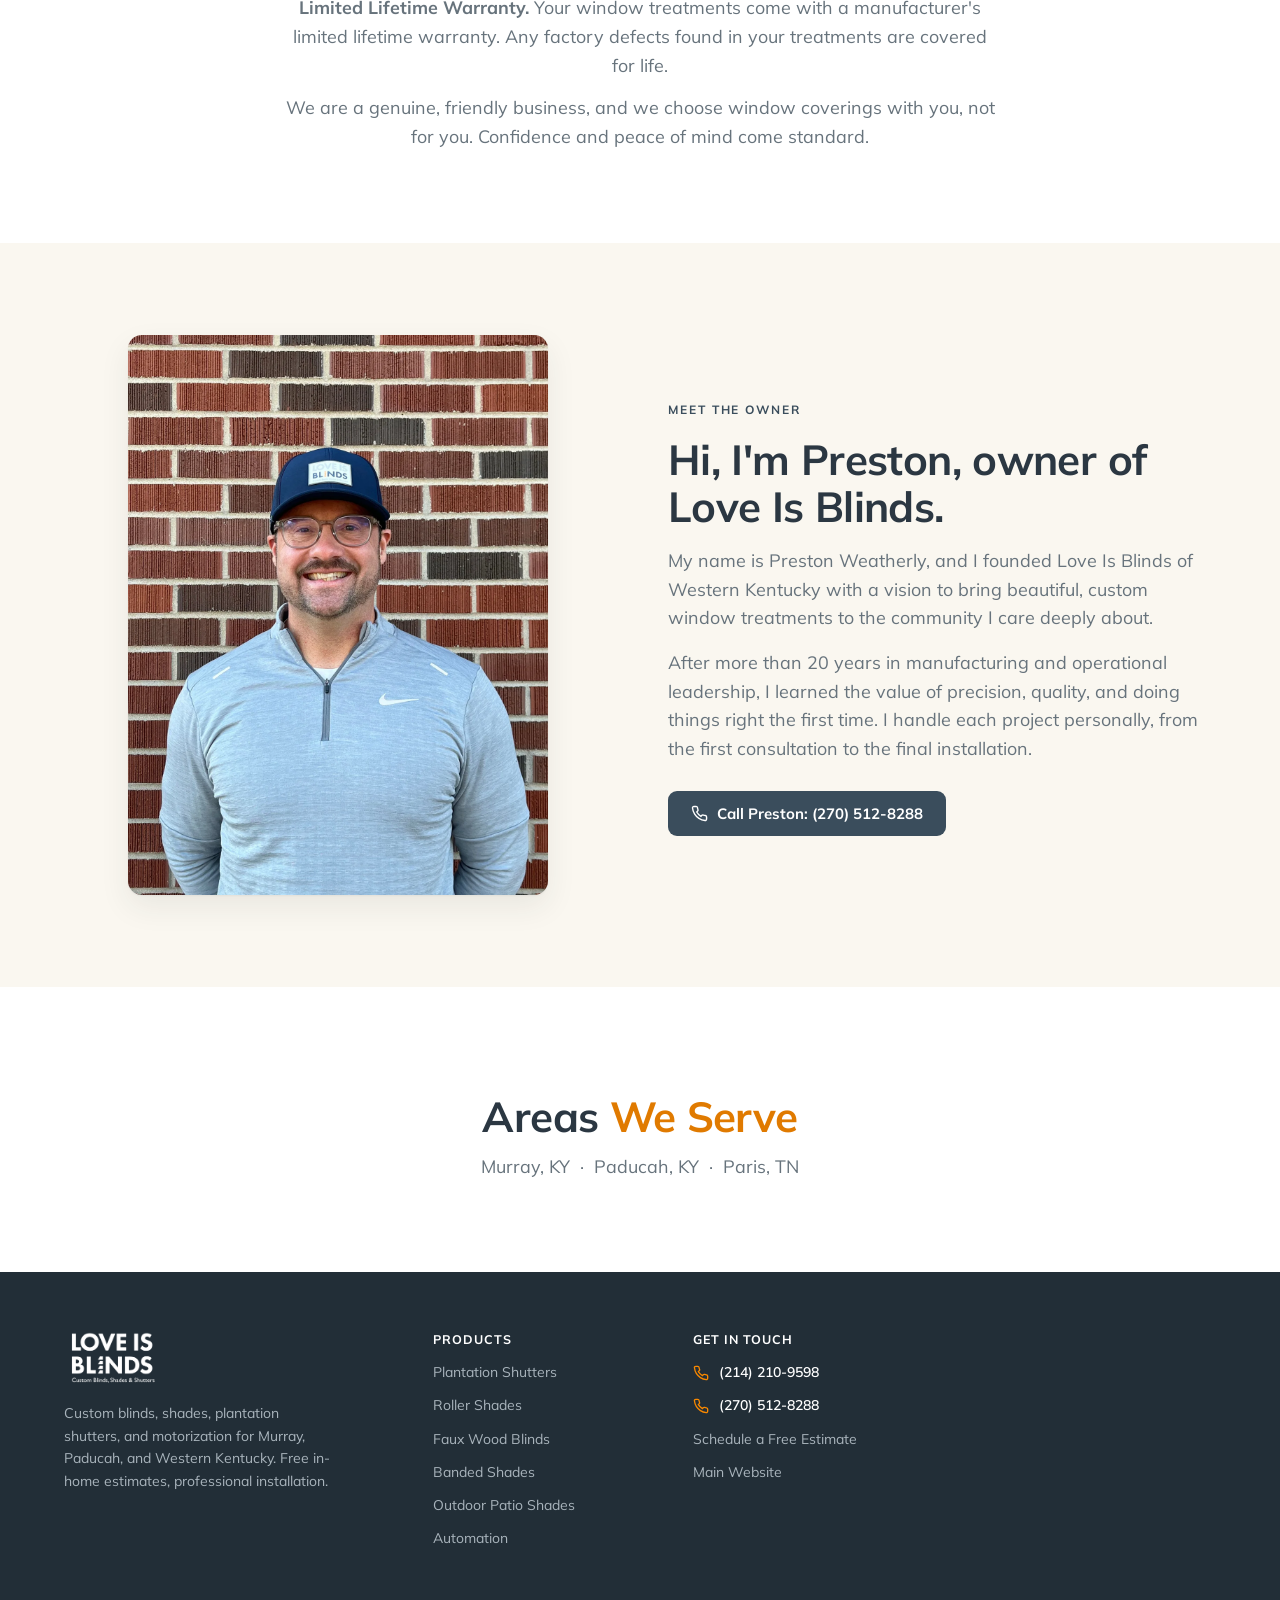
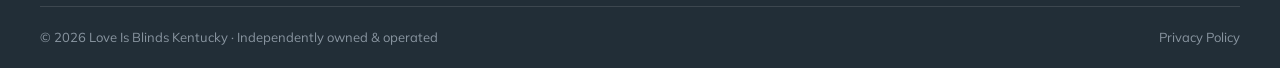
<file: rollers.html>
<!DOCTYPE html>
<html lang="en">
<head>
<!-- Google Tag Manager -->
<script>(function(w,d,s,l,i){w[l]=w[l]||[];w[l].push({'gtm.start':
new Date().getTime(),event:'gtm.js'});var f=d.getElementsByTagName(s)[0],
j=d.createElement(s),dl=l!='dataLayer'?'&l='+l:'';j.async=true;j.src=
'https://www.googletagmanager.com/gtm.js?id='+i+dl;f.parentNode.insertBefore(j,f);
})(window,document,'script','dataLayer','GTM-MGHF7VLB');</script>
<!-- End Google Tag Manager -->
<meta charset="UTF-8">
<meta name="viewport" content="width=device-width, initial-scale=1">
<meta name="robots" content="noindex,nofollow">
<title>Roller Shades | Love Is Blinds | Murray, KY</title>
<meta name="description" content="We offer a wide range of roller shade options to suit any style, need, or space, from light filtering to blackout, textured fabrics to clean solids. We are pr">
<meta name="robots" content="noindex,nofollow">
<title>Custom Blinds, Shades &amp; Shutters in Murray, KY | Love Is Blinds</title>
<meta name="description" content="Custom blinds, shades, and plantation shutters for Murray, Paducah, and Western Kentucky. Free in-home estimates, measured and installed by the owner. Call today.">
<link rel="canonical" href="https://shop.loveisblindsky.com/">
<link rel="icon" href="/favicon.ico" sizes="any">
<link rel="icon" type="image/png" sizes="32x32" href="/favicon-32.png">
<link rel="apple-touch-icon" href="/apple-touch-icon.png">
<meta name="theme-color" content="#3A4D5C">
<link rel="preconnect" href="https://fonts.googleapis.com">
<link rel="preconnect" href="https://fonts.gstatic.com" crossorigin>
<link href="https://fonts.googleapis.com/css2?family=Mulish:wght@400;500;600;700;800&display=swap" rel="stylesheet">
<link rel="stylesheet" href="/css/styles.css">
</head>
<body>
<!-- Google Tag Manager (noscript) -->
<noscript><iframe src="https://www.googletagmanager.com/ns.html?id=GTM-MGHF7VLB"
height="0" width="0" style="display:none;visibility:hidden"></iframe></noscript>
<!-- End Google Tag Manager (noscript) -->
<script src="https://www.venbit.ai/venbit-site-agent.js?id=site_43c6a5c0a9" defer></script>
<div class="topbar">
  <div class="container">
    <span class="tb-left">Serving Murray, Paducah &amp; Western Kentucky &nbsp;&middot;&nbsp; Free in-home estimates</span>
    <span class="tb-right">Call <a href="tel:+12142109598">(214) 210-9598</a></span>
  </div>
</div>
<header class="site-header" id="siteHeader">
  <div class="container nav">
    <a class="brand" href="/" aria-label="Love Is Blinds, home">
      <img src="/images/lib-logo.png" alt="Love Is Blinds">
    </a>
    <nav>
      <ul class="nav-links" id="navLinks">
        <li><a href="/">Home</a></li>
        <li class="has-dd"><a href="/shutters">Window Treatments <svg class="dd-caret" viewBox="0 0 24 24" fill="none"><path d="M6 9l6 6 6-6"/></svg></a>
          <div class="nav-dd">
            <a href="/shutters">Plantation Shutters</a>
            <a href="/rollers">Roller Shades</a>
            <a href="/blinds">Blinds</a>
            <a href="/banded-shades">Banded Shades</a>
            <a href="/outdoor-patio-shades">Outdoor Patio Shades</a>
            <a href="/automation-solutions">Automation Solutions</a>
          </div>
        </li>
        <li><a href="/schedule-now">Schedule Now</a></li>
        <li class="nav-cta">
          <a class="btn btn-secondary btn-block" href="tel:+12142109598">Call (214) 210-9598</a>
          <a class="btn btn-primary btn-block" href="/schedule-now">Free Estimate</a>
        </li>
      </ul>
    </nav>
    <div class="nav-right">
      <a class="btn btn-primary" href="tel:+12142109598" style="display:inline-flex;align-items:center;gap:8px"><svg viewBox="0 0 24 24"><path d="M22 16.92v3a2 2 0 0 1-2.18 2 19.8 19.8 0 0 1-8.63-3.07 19.5 19.5 0 0 1-6-6 19.8 19.8 0 0 1-3.07-8.67A2 2 0 0 1 4.11 2h3a2 2 0 0 1 2 1.72c.13.96.36 1.9.7 2.81a2 2 0 0 1-.45 2.11L8.09 9.91a16 16 0 0 0 6 6l1.27-1.27a2 2 0 0 1 2.11-.45c.9.34 1.85.57 2.81.7A2 2 0 0 1 22 16.92Z"/></svg> Call Now</a>
      <a class="btn btn-pop" href="/schedule-now">Schedule Now</a>
      <button class="nav-toggle" id="navToggle" aria-label="Menu" aria-expanded="false"><span></span><span></span><span></span></button>
    </div>
  </div>
</header>


<section class="phero">
  <picture><img src="/images/lib/roller-shades-home-hero-shades-1-jpeg.webp" alt="Roller Shades installed by Love Is Blinds" fetchpriority="high"></picture>
  <div class="container"><div class="phero-copy">
    <h1 class="title" style="text-transform:uppercase">Roller Shades</h1>
    
    <div class="hero-actions btnrow">
      <a class="btn btn-pop btn-lg" href="/schedule-now">Request a Free Estimate</a>
      <a class="btn btn-secondary btn-lg" href="tel:+12142109598"><svg viewBox="0 0 24 24"><path d="M22 16.92v3a2 2 0 0 1-2.18 2 19.8 19.8 0 0 1-8.63-3.07 19.5 19.5 0 0 1-6-6 19.8 19.8 0 0 1-3.07-8.67A2 2 0 0 1 4.11 2h3a2 2 0 0 1 2 1.72c.13.96.36 1.9.7 2.81a2 2 0 0 1-.45 2.11L8.09 9.91a16 16 0 0 0 6 6l1.27-1.27a2 2 0 0 1 2.11-.45c.9.34 1.85.57 2.81.7A2 2 0 0 1 22 16.92Z"/></svg> Call (214) 210-9598</a>
    </div>
  </div></div>
</section>
<section class="section bg-deep" style="padding:26px 0">
  <div class="container" style="display:flex;justify-content:center;align-items:center;gap:48px;flex-wrap:wrap">
    <span style="color:#fff;font-weight:700;display:inline-flex;align-items:center;gap:10px"><span class="stars" style="color:var(--pop)">&#9733;&#9733;&#9733;&#9733;&#9733;</span>250+ Google Reviews</span>
    <span style="color:#fff;font-weight:700;display:inline-flex;align-items:center;gap:10px"><span class="stars" style="color:var(--pop)">&#9733;&#9733;&#9733;&#9733;&#9733;</span>30+ Social Reviews</span>
  </div>
</section>
<section class="section">
  <div class="container center" style="max-width:860px">
    <h2 class="title">Roller Shades With Love Is Blinds</h2>
    <p class="lead">We offer a wide range of roller shade options to suit any style, need, or space, from light filtering to blackout, textured fabrics to clean solids. We are proud of our consistency, professionalism, and attention to detail across Western Kentucky.</p><p class="lead">We are here to help you find the perfect roller shade solution that blends function, style, and ease.</p>
  </div>
</section>
<section class="section bg-cream-tint">
  <div class="container"><div class="prod-grid"><a class="prod-card reveal" href="/schedule-now"><span class="pic"><img src="/images/lib/roller-shades-roller-shades-jane-after-a-jpg.webp" alt="Fabric Shades by Love Is Blinds" loading="lazy"></span>
<span class="pbody"><h3>Fabric Shades</h3><p>Add warmth and texture with fabric roller shades, available in a wide range of colors, patterns, and weaves to match your rooms.</p><span class="btn-link">Get a Free Estimate <span class="arw">&#8594;</span></span></span></a><a class="prod-card reveal" href="/schedule-now"><span class="pic"><img src="/images/lib/roller-shades-home-hero-shades-1-jpeg.webp" alt="Light Filtering by Love Is Blinds" loading="lazy"></span>
<span class="pbody"><h3>Light Filtering</h3><p>Soften daylight while keeping your privacy. Light-filtering fabrics glow in living spaces without going dark.</p><span class="btn-link">Get a Free Estimate <span class="arw">&#8594;</span></span></span></a><a class="prod-card reveal" href="/schedule-now"><span class="pic"><img src="/images/lib/roller-shades-roller-shades-love-01-after-jpg.webp" alt="Room Darkening &amp; Blackout by Love Is Blinds" loading="lazy"></span>
<span class="pbody"><h3>Room Darkening & Blackout</h3><p>For bedrooms and media rooms, blackout fabrics get the room genuinely dark, with side channels available where every bit of light matters.</p><span class="btn-link">Get a Free Estimate <span class="arw">&#8594;</span></span></span></a><a class="prod-card reveal" href="/schedule-now"><span class="pic"><img src="/images/lib/roller-shades-roller-shades-love-02-after-jpg.webp" alt="Solar Shades by Love Is Blinds" loading="lazy"></span>
<span class="pbody"><h3>Solar Shades</h3><p>Cut glare and UV while keeping the view, the answer for lake-facing glass and hard western exposures.</p><span class="btn-link">Get a Free Estimate <span class="arw">&#8594;</span></span></span></a><a class="prod-card reveal" href="/schedule-now"><span class="pic"><img src="/images/lib/roller-shades-roller-shades-motorized-remote-good-a-jpg.webp" alt="Motorized Rollers by Love Is Blinds" loading="lazy"></span>
<span class="pbody"><h3>Motorized Rollers</h3><p>Effortless control by remote, app, or voice. Rollers motorize more cleanly than any other treatment.</p><span class="btn-link">Get a Free Estimate <span class="arw">&#8594;</span></span></span></a><a class="prod-card reveal" href="/schedule-now"><span class="pic"><img src="/images/lib/banded-shades-banded-shades-brown-jpg.webp" alt="Dual &amp; Banded Options by Love Is Blinds" loading="lazy"></span>
<span class="pbody"><h3>Dual & Banded Options</h3><p>Pair two shades on one window or choose alternating band styles for daytime view with nighttime privacy.</p><span class="btn-link">Get a Free Estimate <span class="arw">&#8594;</span></span></span></a></div></div>
</section>
<section class="section bg-deep">
  <div class="container center">
    <h2 class="title" style="color:var(--pop)">Don't See What You're Looking For?</h2>
    <p class="lead"><strong>No worries!</strong> We also carry Roman Shades, Honeycomb Shades, Draperies, Woven Woods, and more. Whatever your style is, we can match it.</p>
    <div class="btnrow" style="justify-content:center;margin-top:22px">
      <a class="btn btn-primary btn-lg" href="/schedule-now">Ask About It at Your Free Estimate</a>
    </div>
  </div>
</section>
<section class="section bg-cream-tint">
  <div class="container center">
    <h2 class="title">Reserve a <span style="color:var(--pop-deep)">Complimentary Consultation.</span> Call Us Today.</h2>
    <div class="btnrow" style="justify-content:center;margin-top:26px">
      <a class="btn btn-primary btn-lg" href="tel:+12705128288"><svg viewBox="0 0 24 24"><path d="M22 16.92v3a2 2 0 0 1-2.18 2 19.8 19.8 0 0 1-8.63-3.07 19.5 19.5 0 0 1-6-6 19.8 19.8 0 0 1-3.07-8.67A2 2 0 0 1 4.11 2h3a2 2 0 0 1 2 1.72c.13.96.36 1.9.7 2.81a2 2 0 0 1-.45 2.11L8.09 9.91a16 16 0 0 0 6 6l1.27-1.27a2 2 0 0 1 2.11-.45c.9.34 1.85.57 2.81.7A2 2 0 0 1 22 16.92Z"/></svg> Give Us a Call: (270) 512-8288</a>
      <a class="btn btn-pop btn-lg" href="/schedule-now">Schedule Free Estimate</a>
    </div>
  </div>
</section>
<section class="section">
  <div class="container center">
    <h2 class="title">Love Is Blinds <span style="color:var(--pop-deep)">Guarantees</span></h2>
    <p class="lead" style="max-width:720px;margin:14px auto 0"><strong>Limited Lifetime Warranty.</strong> Your window treatments come with a manufacturer's limited lifetime warranty. Any factory defects found in your treatments are covered for life.</p>
    <p class="lead" style="max-width:720px;margin:14px auto 0">We are a genuine, friendly business, and we choose window coverings with you, not for you. Confidence and peace of mind come standard.</p>
  </div>
</section>
<section class="section bg-cream-tint">
  <div class="container split">
    <div class="media reveal">
      <picture><source srcset="/images/preston-weatherly.webp" type="image/webp"><img class="owner-photo" src="/images/preston-weatherly.jpg" alt="Preston Weatherly, owner of Love Is Blinds Western Kentucky" loading="lazy"></picture>
    </div>
    <div class="body reveal">
      <h2 class="eyebrow">Meet the Owner</h2>
      <h2 class="title">Hi, I'm Preston, owner of Love Is Blinds.</h2>
      <p class="lead">My name is Preston Weatherly, and I founded Love Is Blinds of Western Kentucky with a vision to bring beautiful, custom window treatments to the community I care deeply about.</p>
      <p class="lead">After more than 20 years in manufacturing and operational leadership, I learned the value of precision, quality, and doing things right the first time. I handle each project personally, from the first consultation to the final installation.</p>
      <div class="btnrow">
        <a class="btn btn-primary" href="tel:+12705128288"><svg viewBox="0 0 24 24"><path d="M22 16.92v3a2 2 0 0 1-2.18 2 19.8 19.8 0 0 1-8.63-3.07 19.5 19.5 0 0 1-6-6 19.8 19.8 0 0 1-3.07-8.67A2 2 0 0 1 4.11 2h3a2 2 0 0 1 2 1.72c.13.96.36 1.9.7 2.81a2 2 0 0 1-.45 2.11L8.09 9.91a16 16 0 0 0 6 6l1.27-1.27a2 2 0 0 1 2.11-.45c.9.34 1.85.57 2.81.7A2 2 0 0 1 22 16.92Z"/></svg> Call Preston: (270) 512-8288</a>
      </div>
    </div>
  </div>
</section>
<section class="section">
  <div class="container center">
    <h2 class="title">Areas <span style="color:var(--pop-deep)">We Serve</span></h2>
    <p class="lead" style="margin-top:12px">Murray, KY &nbsp;&middot;&nbsp; Paducah, KY &nbsp;&middot;&nbsp; Paris, TN</p>
  </div>
</section>
<footer class="footer">
  <div class="container footer-top">
    <div>
      <img class="flogo" src="/images/lib-logo.png" alt="Love Is Blinds" loading="lazy" style="filter:brightness(0) invert(1)">
      <p class="fabout">Custom blinds, shades, plantation shutters, and motorization for Murray, Paducah, and Western Kentucky. Free in-home estimates, professional installation.</p>
    </div>
    <div>
      <h4>Products</h4>
      <ul>
        <li><a href="/shutters">Plantation Shutters</a></li>
        <li><a href="/rollers">Roller Shades</a></li>
        <li><a href="/blinds">Faux Wood Blinds</a></li>
        <li><a href="/banded-shades">Banded Shades</a></li>
        <li><a href="/outdoor-patio-shades">Outdoor Patio Shades</a></li>
        <li><a href="/automation-solutions">Automation</a></li>
      </ul>
    </div>
    <div>
      <h4>Get In Touch</h4>
      <ul>
        <li class="contact-line"><svg viewBox="0 0 24 24"><path d="M22 16.92v3a2 2 0 0 1-2.18 2 19.8 19.8 0 0 1-8.63-3.07 19.5 19.5 0 0 1-6-6 19.8 19.8 0 0 1-3.07-8.67A2 2 0 0 1 4.11 2h3a2 2 0 0 1 2 1.72c.13.96.36 1.9.7 2.81a2 2 0 0 1-.45 2.11L8.09 9.91a16 16 0 0 0 6 6l1.27-1.27a2 2 0 0 1 2.11-.45c.9.34 1.85.57 2.81.7A2 2 0 0 1 22 16.92Z"/></svg><a href="tel:+12142109598">(214) 210-9598</a></li>
        <li class="contact-line"><svg viewBox="0 0 24 24"><path d="M22 16.92v3a2 2 0 0 1-2.18 2 19.8 19.8 0 0 1-8.63-3.07 19.5 19.5 0 0 1-6-6 19.8 19.8 0 0 1-3.07-8.67A2 2 0 0 1 4.11 2h3a2 2 0 0 1 2 1.72c.13.96.36 1.9.7 2.81a2 2 0 0 1-.45 2.11L8.09 9.91a16 16 0 0 0 6 6l1.27-1.27a2 2 0 0 1 2.11-.45c.9.34 1.85.57 2.81.7A2 2 0 0 1 22 16.92Z"/></svg><a href="tel:+12705128288">(270) 512-8288</a></li>
        <li><a href="/schedule-now">Schedule a Free Estimate</a></li>
        <li><a href="https://www.loveisblindsky.com/" rel="noopener">Main Website</a></li>
      </ul>
    </div>
  </div>
  <div class="container footer-bottom">
    <span>&copy; <span id="yr">2026</span> Love Is Blinds Kentucky &middot; Independently owned &amp; operated</span>
    <span><a href="https://www.loveisblindsky.com/privacy-policy" rel="noopener">Privacy Policy</a></span>
  </div>
</footer>
<script>
document.getElementById('yr').textContent=new Date().getFullYear();
var t=document.getElementById('navToggle'),l=document.getElementById('navLinks');
if(t){t.addEventListener('click',function(){var o=l.classList.toggle('open');t.setAttribute('aria-expanded',o)})}
</script>
</body>
</html>
</file>
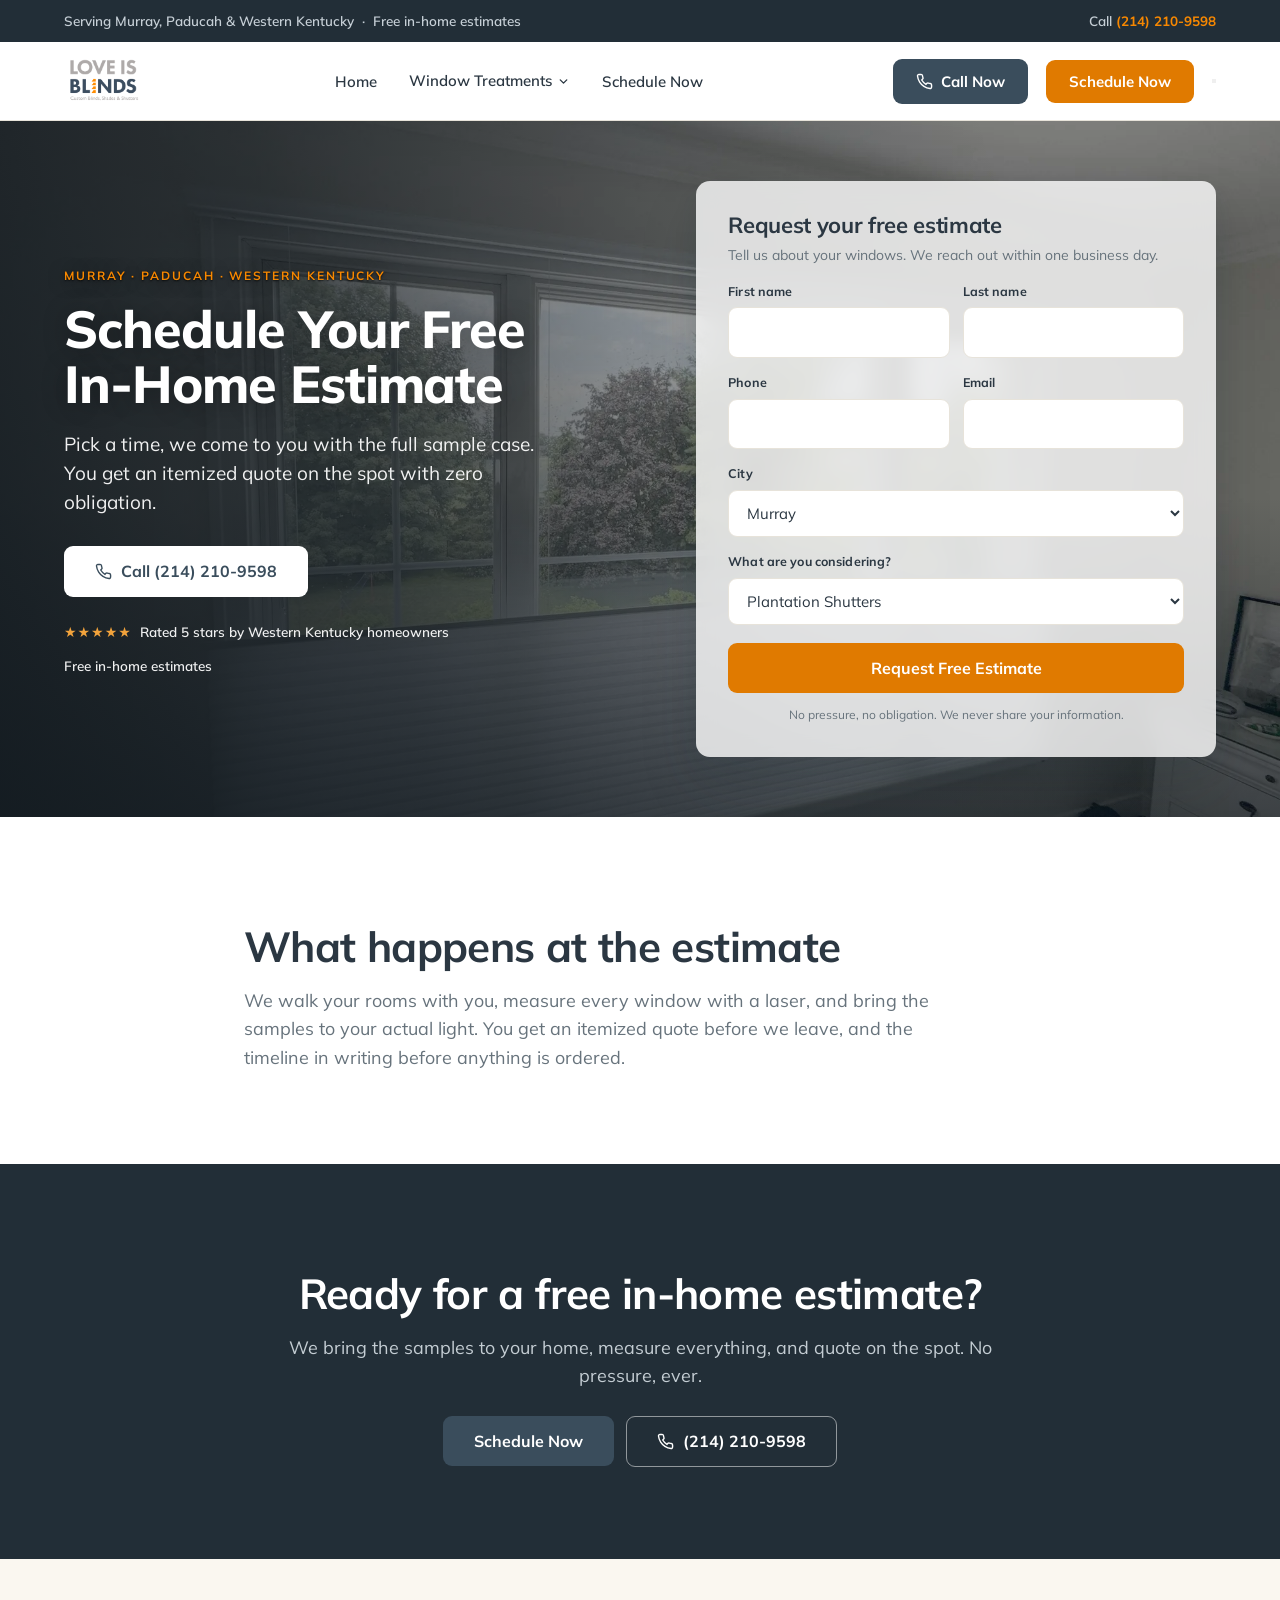
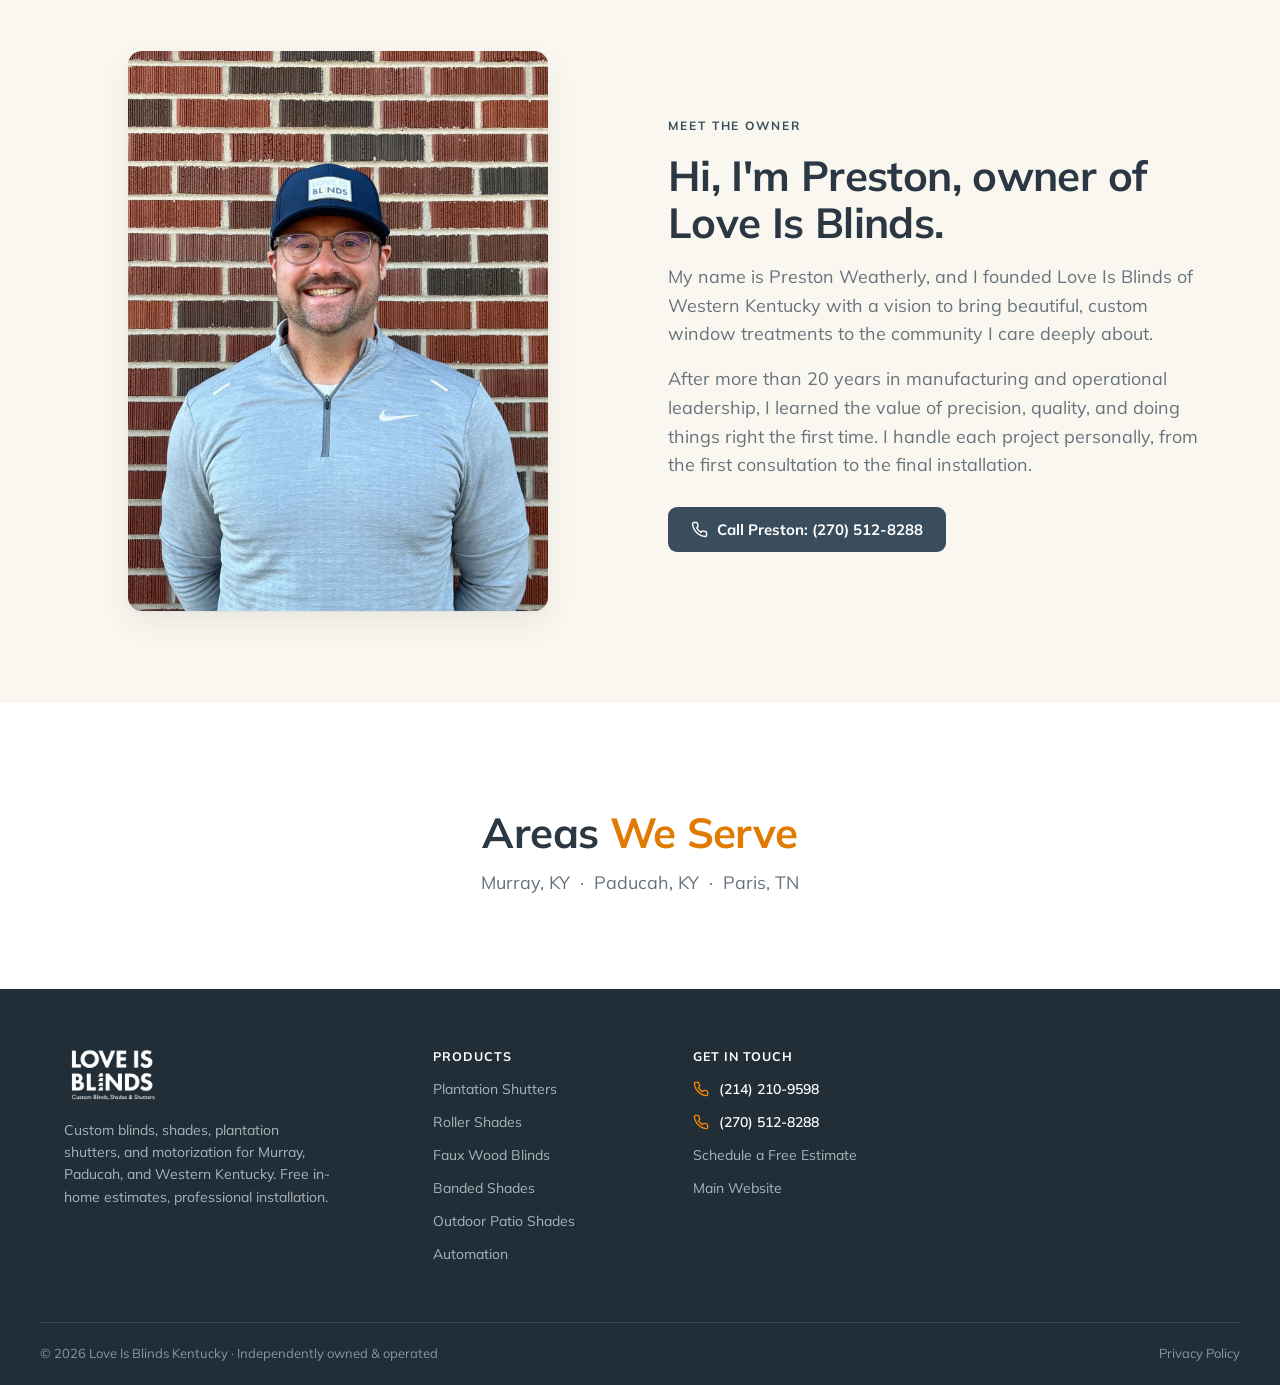
<file: schedule-now.html>
<!DOCTYPE html>
<html lang="en">
<head>
<!-- Google Tag Manager -->
<script>(function(w,d,s,l,i){w[l]=w[l]||[];w[l].push({'gtm.start':
new Date().getTime(),event:'gtm.js'});var f=d.getElementsByTagName(s)[0],
j=d.createElement(s),dl=l!='dataLayer'?'&l='+l:'';j.async=true;j.src=
'https://www.googletagmanager.com/gtm.js?id='+i+dl;f.parentNode.insertBefore(j,f);
})(window,document,'script','dataLayer','GTM-MGHF7VLB');</script>
<!-- End Google Tag Manager -->
<meta charset="UTF-8">
<meta name="viewport" content="width=device-width, initial-scale=1">
<meta name="robots" content="noindex,nofollow">
<title>Schedule Your Free Estimate | Love Is Blinds Western Kentucky</title>
<meta name="description" content="Schedule a free in-home window treatment estimate in Murray, Paducah, or anywhere in Western Kentucky. The owner measures, quotes on the spot, and our crew installs.">
<link rel="canonical" href="https://shop.loveisblindsky.com/schedule-now">
<link rel="icon" href="/favicon.ico" sizes="any">
<link rel="icon" type="image/png" sizes="32x32" href="/favicon-32.png">
<link rel="apple-touch-icon" href="/apple-touch-icon.png">
<meta name="theme-color" content="#3A4D5C">
<link rel="preconnect" href="https://fonts.googleapis.com">
<link rel="preconnect" href="https://fonts.gstatic.com" crossorigin>
<link href="https://fonts.googleapis.com/css2?family=Mulish:wght@400;500;600;700;800&display=swap" rel="stylesheet">
<link rel="stylesheet" href="/css/styles.css">
</head>
<body>
<!-- Google Tag Manager (noscript) -->
<noscript><iframe src="https://www.googletagmanager.com/ns.html?id=GTM-MGHF7VLB"
height="0" width="0" style="display:none;visibility:hidden"></iframe></noscript>
<!-- End Google Tag Manager (noscript) -->
<script src="https://www.venbit.ai/venbit-site-agent.js?id=site_43c6a5c0a9" defer></script>
<div class="topbar">
  <div class="container">
    <span class="tb-left">Serving Murray, Paducah &amp; Western Kentucky &nbsp;&middot;&nbsp; Free in-home estimates</span>
    <span class="tb-right">Call <a href="tel:+12142109598">(214) 210-9598</a></span>
  </div>
</div>
<header class="site-header" id="siteHeader">
  <div class="container nav">
    <a class="brand" href="/" aria-label="Love Is Blinds, home">
      <img src="/images/lib-logo.png" alt="Love Is Blinds">
    </a>
    <nav>
      <ul class="nav-links" id="navLinks">
        <li><a href="/">Home</a></li>
        <li class="has-dd"><a href="/shutters">Window Treatments <svg class="dd-caret" viewBox="0 0 24 24" fill="none"><path d="M6 9l6 6 6-6"/></svg></a>
          <div class="nav-dd">
            <a href="/shutters">Plantation Shutters</a>
            <a href="/rollers">Roller Shades</a>
            <a href="/blinds">Blinds</a>
            <a href="/banded-shades">Banded Shades</a>
            <a href="/outdoor-patio-shades">Outdoor Patio Shades</a>
            <a href="/automation-solutions">Automation Solutions</a>
          </div>
        </li>
        <li><a href="/schedule-now">Schedule Now</a></li>
        <li class="nav-cta">
          <a class="btn btn-secondary btn-block" href="tel:+12142109598">Call (214) 210-9598</a>
          <a class="btn btn-primary btn-block" href="/schedule-now">Free Estimate</a>
        </li>
      </ul>
    </nav>
    <div class="nav-right">
      <a class="btn btn-primary" href="tel:+12142109598" style="display:inline-flex;align-items:center;gap:8px"><svg viewBox="0 0 24 24"><path d="M22 16.92v3a2 2 0 0 1-2.18 2 19.8 19.8 0 0 1-8.63-3.07 19.5 19.5 0 0 1-6-6 19.8 19.8 0 0 1-3.07-8.67A2 2 0 0 1 4.11 2h3a2 2 0 0 1 2 1.72c.13.96.36 1.9.7 2.81a2 2 0 0 1-.45 2.11L8.09 9.91a16 16 0 0 0 6 6l1.27-1.27a2 2 0 0 1 2.11-.45c.9.34 1.85.57 2.81.7A2 2 0 0 1 22 16.92Z"/></svg> Call Now</a>
      <a class="btn btn-pop" href="/schedule-now">Schedule Now</a>
      <button class="nav-toggle" id="navToggle" aria-label="Menu" aria-expanded="false"><span></span><span></span><span></span></button>
    </div>
  </div>
</header>

<section class="phero has-form">
  <picture><img src="/images/lib/honeycomb-shades-honeycomb-shades-tdbu-jpg.webp" alt="Top-down bottom-up honeycomb shades, installed by Love Is Blinds" fetchpriority="high"></picture>
  <div class="container">
    <div class="phero-copy">
      <h2 class="eyebrow">Murray &middot; Paducah &middot; Western Kentucky</h2>
      <h1 class="title">Schedule Your Free In-Home Estimate</h1>
      <p class="sub">Pick a time, we come to you with the full sample case. You get an itemized quote on the spot with zero obligation.</p>
      <div class="hero-actions">
        <a class="btn btn-primary btn-lg" href="tel:+12142109598"><svg viewBox="0 0 24 24"><path d="M22 16.92v3a2 2 0 0 1-2.18 2 19.8 19.8 0 0 1-8.63-3.07 19.5 19.5 0 0 1-6-6 19.8 19.8 0 0 1-3.07-8.67A2 2 0 0 1 4.11 2h3a2 2 0 0 1 2 1.72c.13.96.36 1.9.7 2.81a2 2 0 0 1-.45 2.11L8.09 9.91a16 16 0 0 0 6 6l1.27-1.27a2 2 0 0 1 2.11-.45c.9.34 1.85.57 2.81.7A2 2 0 0 1 22 16.92Z"/></svg> Call (214) 210-9598</a>
      </div>
      <div class="hero-trust">
        <span class="tp"><span class="stars">&#9733;&#9733;&#9733;&#9733;&#9733;</span>Rated 5 stars by Western Kentucky homeowners</span>
        <span class="tp">Free in-home estimates</span>
      </div>
    </div>
    <form class="form-card" action="https://formspree.io/f/xoeqpkpz" method="POST">
      <h3>Request your free estimate</h3>
      <p class="sml">Tell us about your windows. We reach out within one business day.</p>
      <input type="hidden" name="_subject" value="Shop site estimate request">
      <input type="hidden" name="source_page" value="schedule-now">
      <div class="field-row">
        <div class="field"><label for="fname">First name</label><input id="fname" name="first_name" type="text" required></div>
        <div class="field"><label for="lname">Last name</label><input id="lname" name="last_name" type="text" required></div>
      </div>
      <div class="field-row">
        <div class="field"><label for="phone">Phone</label><input id="phone" name="phone" type="tel" required></div>
        <div class="field"><label for="email">Email</label><input id="email" name="email" type="email" required></div>
      </div>
      <div class="field"><label for="city">City</label>
        <select id="city" name="city"><option>Murray</option><option>Mayfield</option><option>Benton</option><option>Cadiz</option><option>Hopkinsville</option><option>Paducah</option><option>Reidland</option><option>Calvert City</option><option>Princeton</option><option>Paris, TN</option><option>Metropolis, IL</option><option>Other</option></select>
      </div>
      <div class="field"><label for="interest">What are you considering?</label>
        <select id="interest" name="interest">
          <option>Plantation Shutters</option><option>Roller Shades</option><option>Faux Wood Blinds</option>
          <option>Banded Shades</option><option>Outdoor Patio Shades</option><option>Motorization</option><option>Not sure yet</option>
        </select>
      </div>
      <button class="btn btn-pop btn-block btn-lg" type="submit">Request Free Estimate</button>
      <p class="legal">No pressure, no obligation. We never share your information.</p>
    </form>
  </div>
</section>
<section class="section"><div class="container" style="max-width:840px"><div class="body reveal"><h2 class="title">What happens at the estimate</h2><p class="lead">We walk your rooms with you, measure every window with a laser, and bring the samples to your actual light. You get an itemized quote before we leave, and the timeline in writing before anything is ordered.</p></div></div></section>

<section class="section bg-deep">
  <div class="container center">
    <h2 class="title">Ready for a free in-home estimate?</h2>
    <p class="lead">We bring the samples to your home, measure everything, and quote on the spot. No pressure, ever.</p>
    <div class="btnrow" style="justify-content:center;margin-top:26px">
      <a class="btn btn-primary btn-lg" href="/schedule-now">Schedule Now</a>
      <a class="btn btn-secondary btn-lg" href="tel:+12142109598"><svg viewBox="0 0 24 24"><path d="M22 16.92v3a2 2 0 0 1-2.18 2 19.8 19.8 0 0 1-8.63-3.07 19.5 19.5 0 0 1-6-6 19.8 19.8 0 0 1-3.07-8.67A2 2 0 0 1 4.11 2h3a2 2 0 0 1 2 1.72c.13.96.36 1.9.7 2.81a2 2 0 0 1-.45 2.11L8.09 9.91a16 16 0 0 0 6 6l1.27-1.27a2 2 0 0 1 2.11-.45c.9.34 1.85.57 2.81.7A2 2 0 0 1 22 16.92Z"/></svg> (214) 210-9598</a>
    </div>
  </div>
</section>
<section class="section bg-cream-tint">
  <div class="container split">
    <div class="media reveal">
      <picture><source srcset="/images/preston-weatherly.webp" type="image/webp"><img class="owner-photo" src="/images/preston-weatherly.jpg" alt="Preston Weatherly, owner of Love Is Blinds Western Kentucky" loading="lazy"></picture>
    </div>
    <div class="body reveal">
      <h2 class="eyebrow">Meet the Owner</h2>
      <h2 class="title">Hi, I'm Preston, owner of Love Is Blinds.</h2>
      <p class="lead">My name is Preston Weatherly, and I founded Love Is Blinds of Western Kentucky with a vision to bring beautiful, custom window treatments to the community I care deeply about.</p>
      <p class="lead">After more than 20 years in manufacturing and operational leadership, I learned the value of precision, quality, and doing things right the first time. I handle each project personally, from the first consultation to the final installation.</p>
      <div class="btnrow">
        <a class="btn btn-primary" href="tel:+12705128288"><svg viewBox="0 0 24 24"><path d="M22 16.92v3a2 2 0 0 1-2.18 2 19.8 19.8 0 0 1-8.63-3.07 19.5 19.5 0 0 1-6-6 19.8 19.8 0 0 1-3.07-8.67A2 2 0 0 1 4.11 2h3a2 2 0 0 1 2 1.72c.13.96.36 1.9.7 2.81a2 2 0 0 1-.45 2.11L8.09 9.91a16 16 0 0 0 6 6l1.27-1.27a2 2 0 0 1 2.11-.45c.9.34 1.85.57 2.81.7A2 2 0 0 1 22 16.92Z"/></svg> Call Preston: (270) 512-8288</a>
      </div>
    </div>
  </div>
</section>
<section class="section">
  <div class="container center">
    <h2 class="title">Areas <span style="color:var(--pop-deep)">We Serve</span></h2>
    <p class="lead" style="margin-top:12px">Murray, KY &nbsp;&middot;&nbsp; Paducah, KY &nbsp;&middot;&nbsp; Paris, TN</p>
  </div>
</section>
<footer class="footer">
  <div class="container footer-top">
    <div>
      <img class="flogo" src="/images/lib-logo.png" alt="Love Is Blinds" loading="lazy" style="filter:brightness(0) invert(1)">
      <p class="fabout">Custom blinds, shades, plantation shutters, and motorization for Murray, Paducah, and Western Kentucky. Free in-home estimates, professional installation.</p>
    </div>
    <div>
      <h4>Products</h4>
      <ul>
        <li><a href="/shutters">Plantation Shutters</a></li>
        <li><a href="/rollers">Roller Shades</a></li>
        <li><a href="/blinds">Faux Wood Blinds</a></li>
        <li><a href="/banded-shades">Banded Shades</a></li>
        <li><a href="/outdoor-patio-shades">Outdoor Patio Shades</a></li>
        <li><a href="/automation-solutions">Automation</a></li>
      </ul>
    </div>
    <div>
      <h4>Get In Touch</h4>
      <ul>
        <li class="contact-line"><svg viewBox="0 0 24 24"><path d="M22 16.92v3a2 2 0 0 1-2.18 2 19.8 19.8 0 0 1-8.63-3.07 19.5 19.5 0 0 1-6-6 19.8 19.8 0 0 1-3.07-8.67A2 2 0 0 1 4.11 2h3a2 2 0 0 1 2 1.72c.13.96.36 1.9.7 2.81a2 2 0 0 1-.45 2.11L8.09 9.91a16 16 0 0 0 6 6l1.27-1.27a2 2 0 0 1 2.11-.45c.9.34 1.85.57 2.81.7A2 2 0 0 1 22 16.92Z"/></svg><a href="tel:+12142109598">(214) 210-9598</a></li>
        <li class="contact-line"><svg viewBox="0 0 24 24"><path d="M22 16.92v3a2 2 0 0 1-2.18 2 19.8 19.8 0 0 1-8.63-3.07 19.5 19.5 0 0 1-6-6 19.8 19.8 0 0 1-3.07-8.67A2 2 0 0 1 4.11 2h3a2 2 0 0 1 2 1.72c.13.96.36 1.9.7 2.81a2 2 0 0 1-.45 2.11L8.09 9.91a16 16 0 0 0 6 6l1.27-1.27a2 2 0 0 1 2.11-.45c.9.34 1.85.57 2.81.7A2 2 0 0 1 22 16.92Z"/></svg><a href="tel:+12705128288">(270) 512-8288</a></li>
        <li><a href="/schedule-now">Schedule a Free Estimate</a></li>
        <li><a href="https://www.loveisblindsky.com/" rel="noopener">Main Website</a></li>
      </ul>
    </div>
  </div>
  <div class="container footer-bottom">
    <span>&copy; <span id="yr">2026</span> Love Is Blinds Kentucky &middot; Independently owned &amp; operated</span>
    <span><a href="https://www.loveisblindsky.com/privacy-policy" rel="noopener">Privacy Policy</a></span>
  </div>
</footer>
<script>
document.getElementById('yr').textContent=new Date().getFullYear();
var t=document.getElementById('navToggle'),l=document.getElementById('navLinks');
if(t){t.addEventListener('click',function(){var o=l.classList.toggle('open');t.setAttribute('aria-expanded',o)})}
</script>
</body>
</html>
</file>
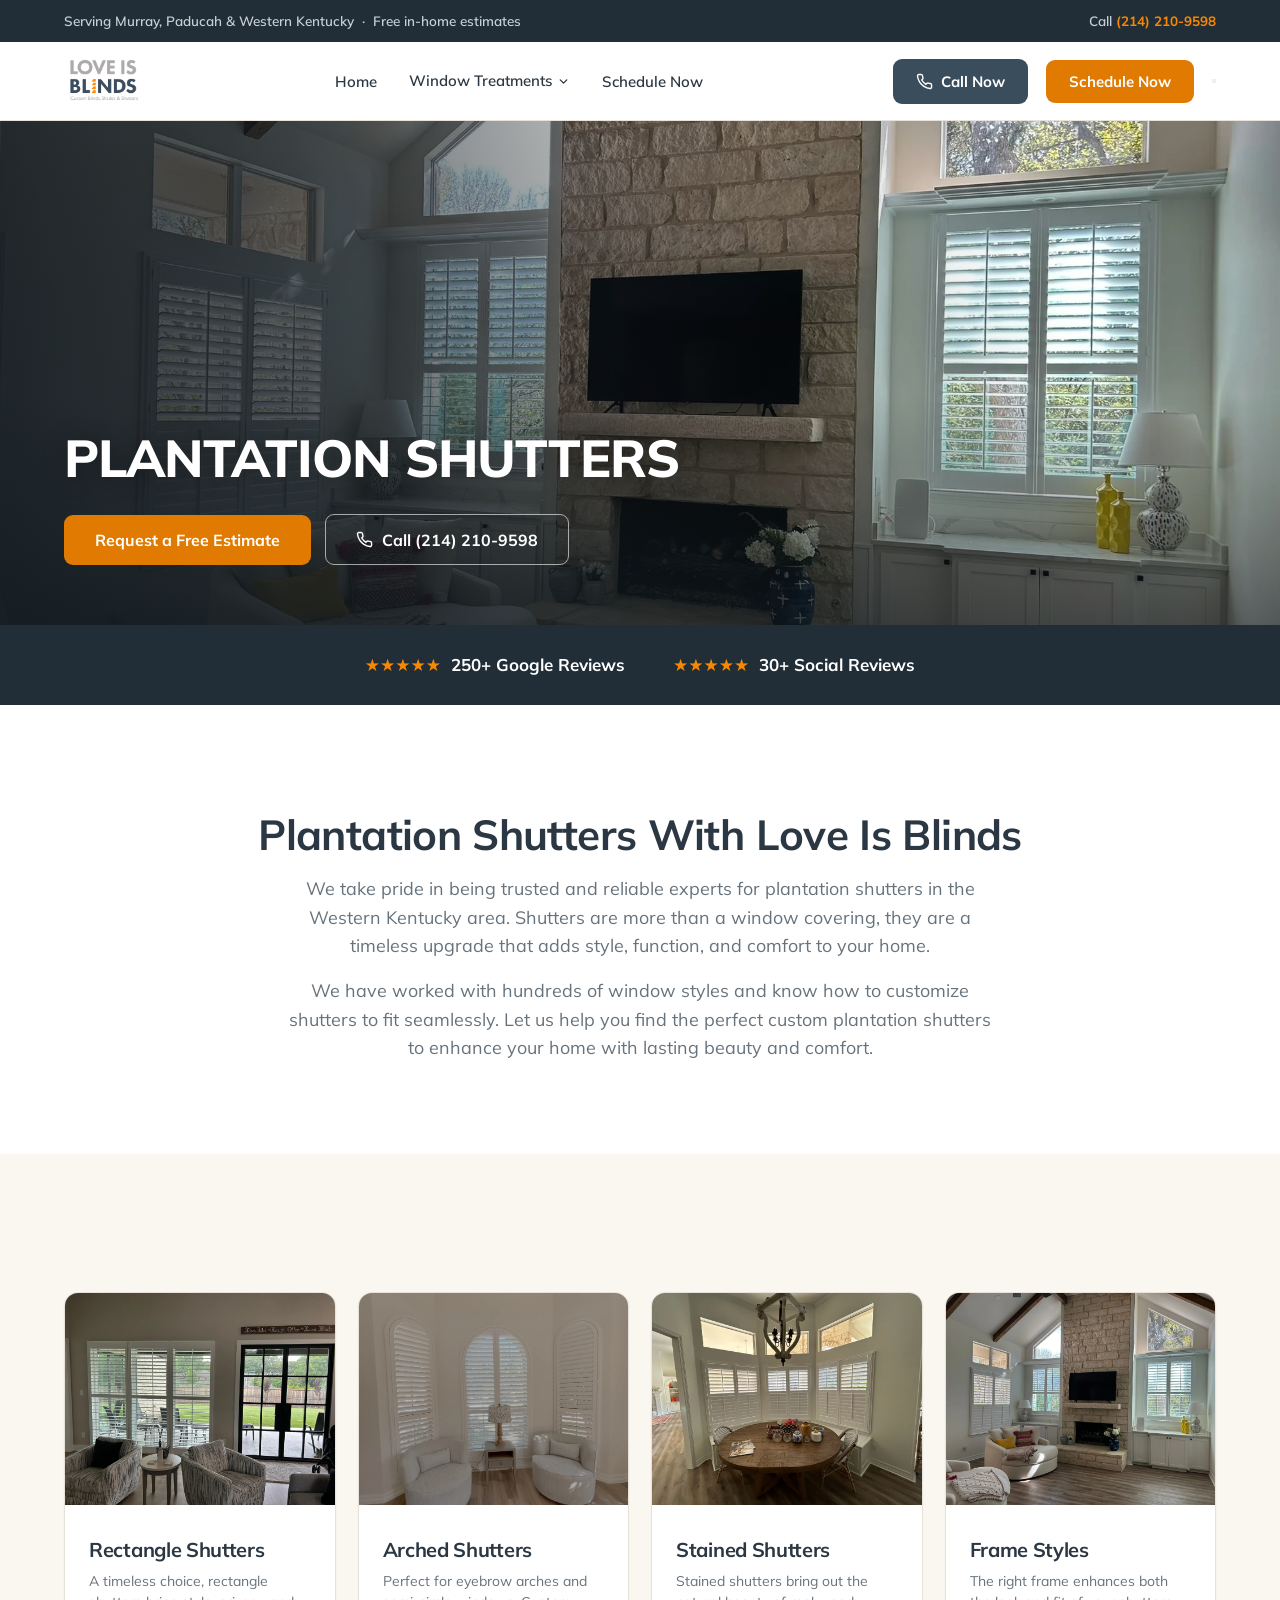
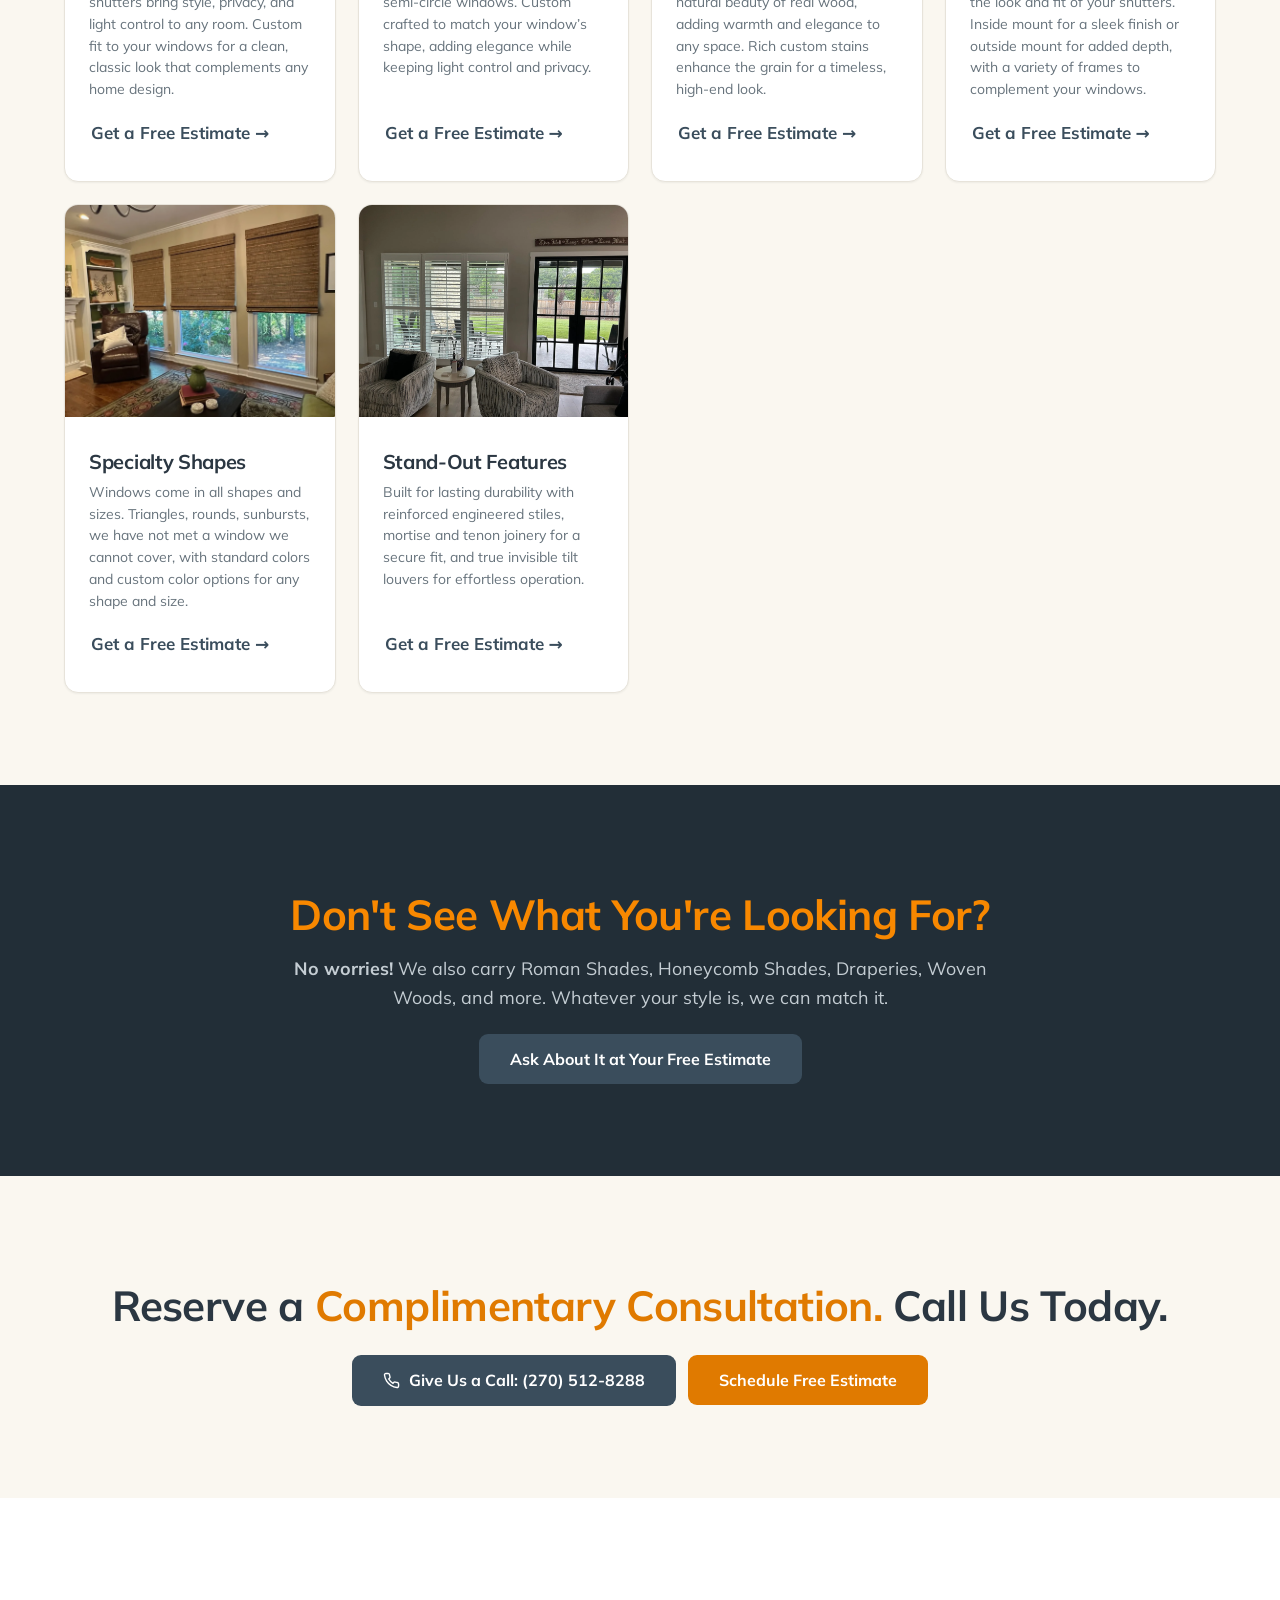
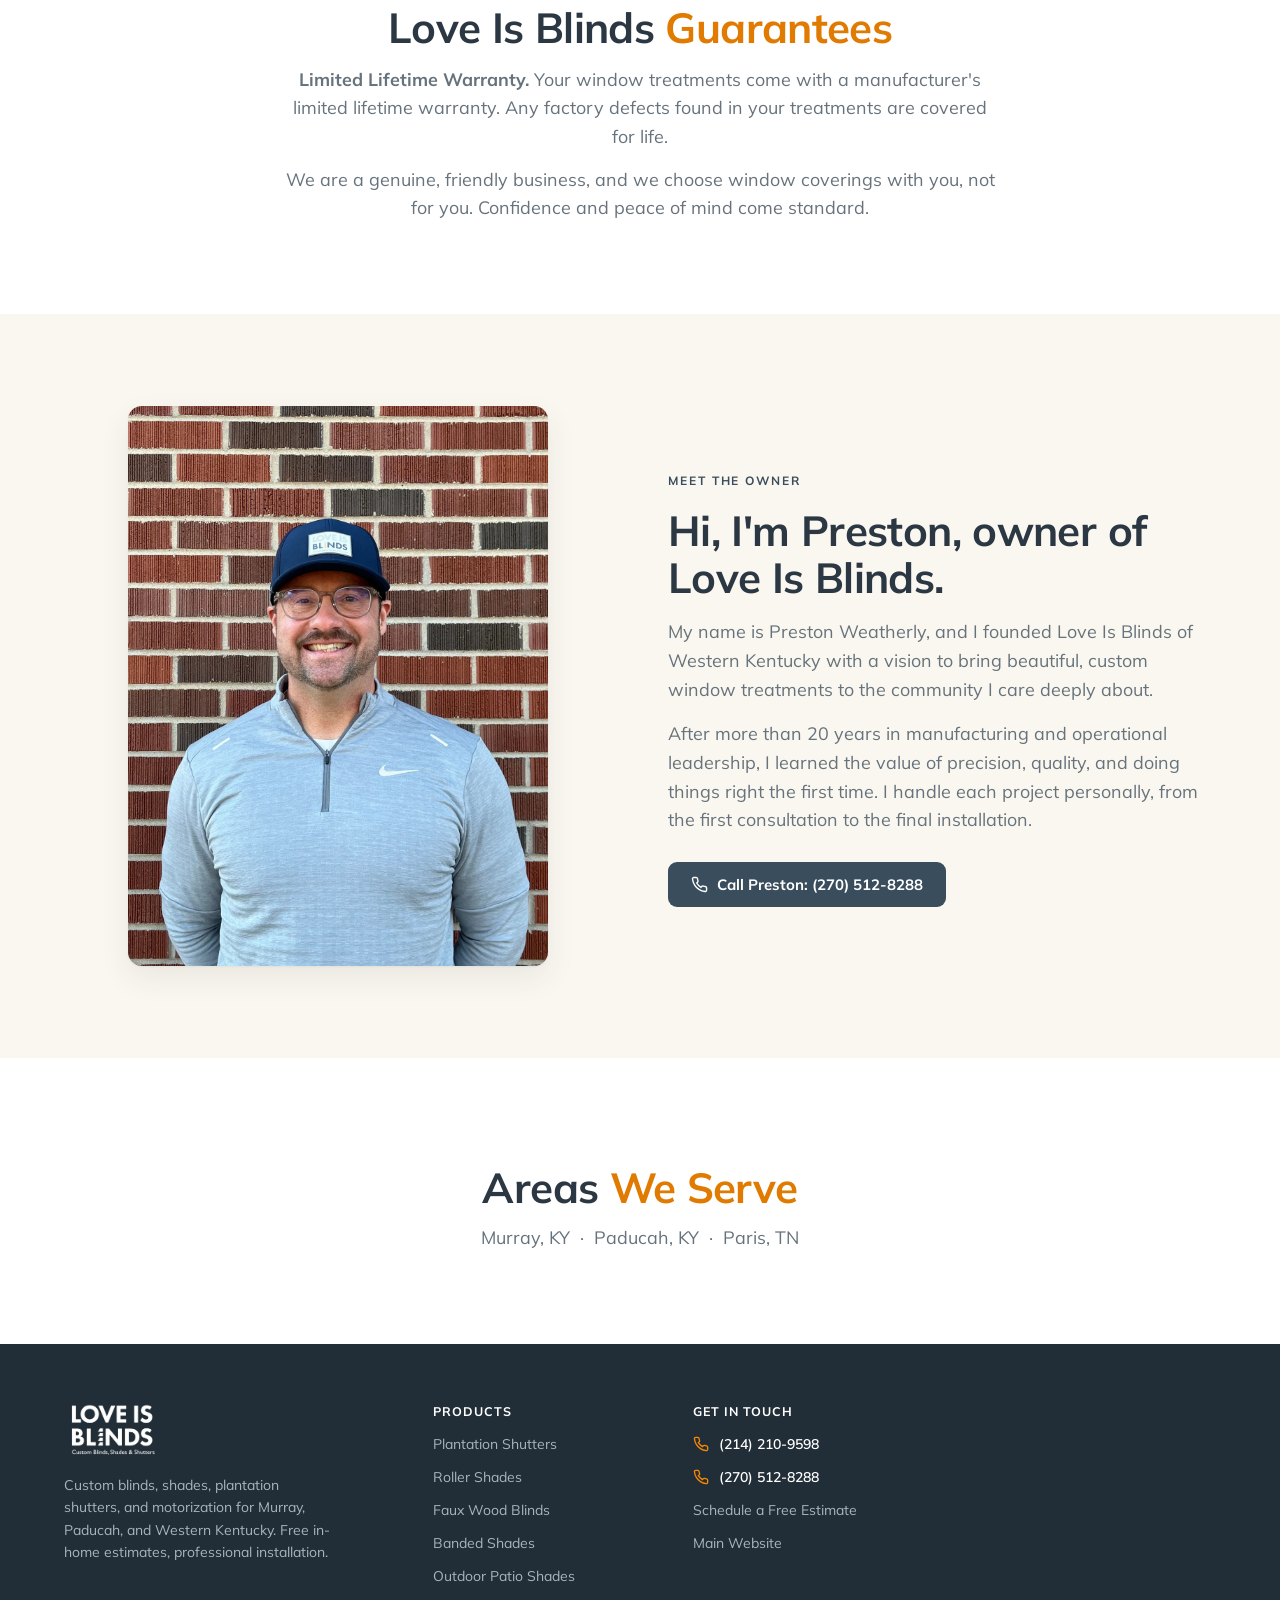
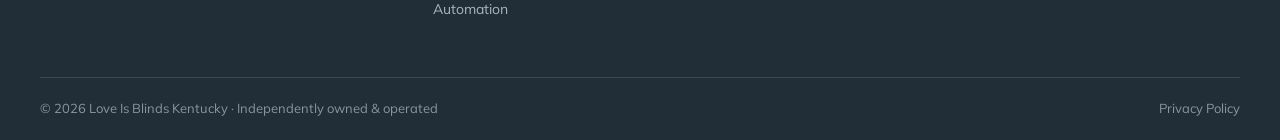
<file: shutters.html>
<!DOCTYPE html>
<html lang="en">
<head>
<!-- Google Tag Manager -->
<script>(function(w,d,s,l,i){w[l]=w[l]||[];w[l].push({'gtm.start':
new Date().getTime(),event:'gtm.js'});var f=d.getElementsByTagName(s)[0],
j=d.createElement(s),dl=l!='dataLayer'?'&l='+l:'';j.async=true;j.src=
'https://www.googletagmanager.com/gtm.js?id='+i+dl;f.parentNode.insertBefore(j,f);
})(window,document,'script','dataLayer','GTM-MGHF7VLB');</script>
<!-- End Google Tag Manager -->
<meta charset="UTF-8">
<meta name="viewport" content="width=device-width, initial-scale=1">
<meta name="robots" content="noindex,nofollow">
<title>Plantation Shutters | Love Is Blinds | Murray, KY</title>
<meta name="description" content="We take pride in being trusted and reliable experts for plantation shutters in the Western Kentucky area. Shutters are more than a window covering, they are a">
<meta name="robots" content="noindex,nofollow">
<title>Custom Blinds, Shades &amp; Shutters in Murray, KY | Love Is Blinds</title>
<meta name="description" content="Custom blinds, shades, and plantation shutters for Murray, Paducah, and Western Kentucky. Free in-home estimates, measured and installed by the owner. Call today.">
<link rel="canonical" href="https://shop.loveisblindsky.com/">
<link rel="icon" href="/favicon.ico" sizes="any">
<link rel="icon" type="image/png" sizes="32x32" href="/favicon-32.png">
<link rel="apple-touch-icon" href="/apple-touch-icon.png">
<meta name="theme-color" content="#3A4D5C">
<link rel="preconnect" href="https://fonts.googleapis.com">
<link rel="preconnect" href="https://fonts.gstatic.com" crossorigin>
<link href="https://fonts.googleapis.com/css2?family=Mulish:wght@400;500;600;700;800&display=swap" rel="stylesheet">
<link rel="stylesheet" href="/css/styles.css">
</head>
<body>
<!-- Google Tag Manager (noscript) -->
<noscript><iframe src="https://www.googletagmanager.com/ns.html?id=GTM-MGHF7VLB"
height="0" width="0" style="display:none;visibility:hidden"></iframe></noscript>
<!-- End Google Tag Manager (noscript) -->
<script src="https://www.venbit.ai/venbit-site-agent.js?id=site_43c6a5c0a9" defer></script>
<div class="topbar">
  <div class="container">
    <span class="tb-left">Serving Murray, Paducah &amp; Western Kentucky &nbsp;&middot;&nbsp; Free in-home estimates</span>
    <span class="tb-right">Call <a href="tel:+12142109598">(214) 210-9598</a></span>
  </div>
</div>
<header class="site-header" id="siteHeader">
  <div class="container nav">
    <a class="brand" href="/" aria-label="Love Is Blinds, home">
      <img src="/images/lib-logo.png" alt="Love Is Blinds">
    </a>
    <nav>
      <ul class="nav-links" id="navLinks">
        <li><a href="/">Home</a></li>
        <li class="has-dd"><a href="/shutters">Window Treatments <svg class="dd-caret" viewBox="0 0 24 24" fill="none"><path d="M6 9l6 6 6-6"/></svg></a>
          <div class="nav-dd">
            <a href="/shutters">Plantation Shutters</a>
            <a href="/rollers">Roller Shades</a>
            <a href="/blinds">Blinds</a>
            <a href="/banded-shades">Banded Shades</a>
            <a href="/outdoor-patio-shades">Outdoor Patio Shades</a>
            <a href="/automation-solutions">Automation Solutions</a>
          </div>
        </li>
        <li><a href="/schedule-now">Schedule Now</a></li>
        <li class="nav-cta">
          <a class="btn btn-secondary btn-block" href="tel:+12142109598">Call (214) 210-9598</a>
          <a class="btn btn-primary btn-block" href="/schedule-now">Free Estimate</a>
        </li>
      </ul>
    </nav>
    <div class="nav-right">
      <a class="btn btn-primary" href="tel:+12142109598" style="display:inline-flex;align-items:center;gap:8px"><svg viewBox="0 0 24 24"><path d="M22 16.92v3a2 2 0 0 1-2.18 2 19.8 19.8 0 0 1-8.63-3.07 19.5 19.5 0 0 1-6-6 19.8 19.8 0 0 1-3.07-8.67A2 2 0 0 1 4.11 2h3a2 2 0 0 1 2 1.72c.13.96.36 1.9.7 2.81a2 2 0 0 1-.45 2.11L8.09 9.91a16 16 0 0 0 6 6l1.27-1.27a2 2 0 0 1 2.11-.45c.9.34 1.85.57 2.81.7A2 2 0 0 1 22 16.92Z"/></svg> Call Now</a>
      <a class="btn btn-pop" href="/schedule-now">Schedule Now</a>
      <button class="nav-toggle" id="navToggle" aria-label="Menu" aria-expanded="false"><span></span><span></span><span></span></button>
    </div>
  </div>
</header>


<section class="phero">
  <picture><img src="/images/lib/shutters-shutters-love-01-jpg.webp" alt="Plantation Shutters installed by Love Is Blinds" fetchpriority="high"></picture>
  <div class="container"><div class="phero-copy">
    <h1 class="title" style="text-transform:uppercase">Plantation Shutters</h1>
    
    <div class="hero-actions btnrow">
      <a class="btn btn-pop btn-lg" href="/schedule-now">Request a Free Estimate</a>
      <a class="btn btn-secondary btn-lg" href="tel:+12142109598"><svg viewBox="0 0 24 24"><path d="M22 16.92v3a2 2 0 0 1-2.18 2 19.8 19.8 0 0 1-8.63-3.07 19.5 19.5 0 0 1-6-6 19.8 19.8 0 0 1-3.07-8.67A2 2 0 0 1 4.11 2h3a2 2 0 0 1 2 1.72c.13.96.36 1.9.7 2.81a2 2 0 0 1-.45 2.11L8.09 9.91a16 16 0 0 0 6 6l1.27-1.27a2 2 0 0 1 2.11-.45c.9.34 1.85.57 2.81.7A2 2 0 0 1 22 16.92Z"/></svg> Call (214) 210-9598</a>
    </div>
  </div></div>
</section>
<section class="section bg-deep" style="padding:26px 0">
  <div class="container" style="display:flex;justify-content:center;align-items:center;gap:48px;flex-wrap:wrap">
    <span style="color:#fff;font-weight:700;display:inline-flex;align-items:center;gap:10px"><span class="stars" style="color:var(--pop)">&#9733;&#9733;&#9733;&#9733;&#9733;</span>250+ Google Reviews</span>
    <span style="color:#fff;font-weight:700;display:inline-flex;align-items:center;gap:10px"><span class="stars" style="color:var(--pop)">&#9733;&#9733;&#9733;&#9733;&#9733;</span>30+ Social Reviews</span>
  </div>
</section>
<section class="section">
  <div class="container center" style="max-width:860px">
    <h2 class="title">Plantation Shutters With Love Is Blinds</h2>
    <p class="lead">We take pride in being trusted and reliable experts for plantation shutters in the Western Kentucky area. Shutters are more than a window covering, they are a timeless upgrade that adds style, function, and comfort to your home.</p><p class="lead">We have worked with hundreds of window styles and know how to customize shutters to fit seamlessly. Let us help you find the perfect custom plantation shutters to enhance your home with lasting beauty and comfort.</p>
  </div>
</section>
<section class="section bg-cream-tint">
  <div class="container"><div class="prod-grid"><a class="prod-card reveal" href="/schedule-now"><span class="pic"><img src="/images/lib/shutters-shutters-love-04-jpg.webp" alt="Rectangle Shutters by Love Is Blinds" loading="lazy"></span>
<span class="pbody"><h3>Rectangle Shutters</h3><p>A timeless choice, rectangle shutters bring style, privacy, and light control to any room. Custom fit to your windows for a clean, classic look that complements any home design.</p><span class="btn-link">Get a Free Estimate <span class="arw">&#8594;</span></span></span></a><a class="prod-card reveal" href="/schedule-now"><span class="pic"><img src="/images/lib/shutters-shutters-arched-a-jpg.webp" alt="Arched Shutters by Love Is Blinds" loading="lazy"></span>
<span class="pbody"><h3>Arched Shutters</h3><p>Perfect for eyebrow arches and semi-circle windows. Custom crafted to match your window’s shape, adding elegance while keeping light control and privacy.</p><span class="btn-link">Get a Free Estimate <span class="arw">&#8594;</span></span></span></a><a class="prod-card reveal" href="/schedule-now"><span class="pic"><img src="/images/lib/shutters-shutters-love-08-jpg.webp" alt="Stained Shutters by Love Is Blinds" loading="lazy"></span>
<span class="pbody"><h3>Stained Shutters</h3><p>Stained shutters bring out the natural beauty of real wood, adding warmth and elegance to any space. Rich custom stains enhance the grain for a timeless, high-end look.</p><span class="btn-link">Get a Free Estimate <span class="arw">&#8594;</span></span></span></a><a class="prod-card reveal" href="/schedule-now"><span class="pic"><img src="/images/lib/shutters-shutters-love-01-jpg.webp" alt="Frame Styles by Love Is Blinds" loading="lazy"></span>
<span class="pbody"><h3>Frame Styles</h3><p>The right frame enhances both the look and fit of your shutters. Inside mount for a sleek finish or outside mount for added depth, with a variety of frames to complement your windows.</p><span class="btn-link">Get a Free Estimate <span class="arw">&#8594;</span></span></span></a><a class="prod-card reveal" href="/schedule-now"><span class="pic"><img src="/images/lib/woven-wood-shades-woven-wood-shades-home-a-jpg.webp" alt="Specialty Shapes by Love Is Blinds" loading="lazy"></span>
<span class="pbody"><h3>Specialty Shapes</h3><p>Windows come in all shapes and sizes. Triangles, rounds, sunbursts, we have not met a window we cannot cover, with standard colors and custom color options for any shape and size.</p><span class="btn-link">Get a Free Estimate <span class="arw">&#8594;</span></span></span></a><a class="prod-card reveal" href="/schedule-now"><span class="pic"><img src="/images/lib/shutters-shutters-love-04-jpg.webp" alt="Stand-Out Features by Love Is Blinds" loading="lazy"></span>
<span class="pbody"><h3>Stand-Out Features</h3><p>Built for lasting durability with reinforced engineered stiles, mortise and tenon joinery for a secure fit, and true invisible tilt louvers for effortless operation.</p><span class="btn-link">Get a Free Estimate <span class="arw">&#8594;</span></span></span></a></div></div>
</section>
<section class="section bg-deep">
  <div class="container center">
    <h2 class="title" style="color:var(--pop)">Don't See What You're Looking For?</h2>
    <p class="lead"><strong>No worries!</strong> We also carry Roman Shades, Honeycomb Shades, Draperies, Woven Woods, and more. Whatever your style is, we can match it.</p>
    <div class="btnrow" style="justify-content:center;margin-top:22px">
      <a class="btn btn-primary btn-lg" href="/schedule-now">Ask About It at Your Free Estimate</a>
    </div>
  </div>
</section>
<section class="section bg-cream-tint">
  <div class="container center">
    <h2 class="title">Reserve a <span style="color:var(--pop-deep)">Complimentary Consultation.</span> Call Us Today.</h2>
    <div class="btnrow" style="justify-content:center;margin-top:26px">
      <a class="btn btn-primary btn-lg" href="tel:+12705128288"><svg viewBox="0 0 24 24"><path d="M22 16.92v3a2 2 0 0 1-2.18 2 19.8 19.8 0 0 1-8.63-3.07 19.5 19.5 0 0 1-6-6 19.8 19.8 0 0 1-3.07-8.67A2 2 0 0 1 4.11 2h3a2 2 0 0 1 2 1.72c.13.96.36 1.9.7 2.81a2 2 0 0 1-.45 2.11L8.09 9.91a16 16 0 0 0 6 6l1.27-1.27a2 2 0 0 1 2.11-.45c.9.34 1.85.57 2.81.7A2 2 0 0 1 22 16.92Z"/></svg> Give Us a Call: (270) 512-8288</a>
      <a class="btn btn-pop btn-lg" href="/schedule-now">Schedule Free Estimate</a>
    </div>
  </div>
</section>
<section class="section">
  <div class="container center">
    <h2 class="title">Love Is Blinds <span style="color:var(--pop-deep)">Guarantees</span></h2>
    <p class="lead" style="max-width:720px;margin:14px auto 0"><strong>Limited Lifetime Warranty.</strong> Your window treatments come with a manufacturer's limited lifetime warranty. Any factory defects found in your treatments are covered for life.</p>
    <p class="lead" style="max-width:720px;margin:14px auto 0">We are a genuine, friendly business, and we choose window coverings with you, not for you. Confidence and peace of mind come standard.</p>
  </div>
</section>
<section class="section bg-cream-tint">
  <div class="container split">
    <div class="media reveal">
      <picture><source srcset="/images/preston-weatherly.webp" type="image/webp"><img class="owner-photo" src="/images/preston-weatherly.jpg" alt="Preston Weatherly, owner of Love Is Blinds Western Kentucky" loading="lazy"></picture>
    </div>
    <div class="body reveal">
      <h2 class="eyebrow">Meet the Owner</h2>
      <h2 class="title">Hi, I'm Preston, owner of Love Is Blinds.</h2>
      <p class="lead">My name is Preston Weatherly, and I founded Love Is Blinds of Western Kentucky with a vision to bring beautiful, custom window treatments to the community I care deeply about.</p>
      <p class="lead">After more than 20 years in manufacturing and operational leadership, I learned the value of precision, quality, and doing things right the first time. I handle each project personally, from the first consultation to the final installation.</p>
      <div class="btnrow">
        <a class="btn btn-primary" href="tel:+12705128288"><svg viewBox="0 0 24 24"><path d="M22 16.92v3a2 2 0 0 1-2.18 2 19.8 19.8 0 0 1-8.63-3.07 19.5 19.5 0 0 1-6-6 19.8 19.8 0 0 1-3.07-8.67A2 2 0 0 1 4.11 2h3a2 2 0 0 1 2 1.72c.13.96.36 1.9.7 2.81a2 2 0 0 1-.45 2.11L8.09 9.91a16 16 0 0 0 6 6l1.27-1.27a2 2 0 0 1 2.11-.45c.9.34 1.85.57 2.81.7A2 2 0 0 1 22 16.92Z"/></svg> Call Preston: (270) 512-8288</a>
      </div>
    </div>
  </div>
</section>
<section class="section">
  <div class="container center">
    <h2 class="title">Areas <span style="color:var(--pop-deep)">We Serve</span></h2>
    <p class="lead" style="margin-top:12px">Murray, KY &nbsp;&middot;&nbsp; Paducah, KY &nbsp;&middot;&nbsp; Paris, TN</p>
  </div>
</section>
<footer class="footer">
  <div class="container footer-top">
    <div>
      <img class="flogo" src="/images/lib-logo.png" alt="Love Is Blinds" loading="lazy" style="filter:brightness(0) invert(1)">
      <p class="fabout">Custom blinds, shades, plantation shutters, and motorization for Murray, Paducah, and Western Kentucky. Free in-home estimates, professional installation.</p>
    </div>
    <div>
      <h4>Products</h4>
      <ul>
        <li><a href="/shutters">Plantation Shutters</a></li>
        <li><a href="/rollers">Roller Shades</a></li>
        <li><a href="/blinds">Faux Wood Blinds</a></li>
        <li><a href="/banded-shades">Banded Shades</a></li>
        <li><a href="/outdoor-patio-shades">Outdoor Patio Shades</a></li>
        <li><a href="/automation-solutions">Automation</a></li>
      </ul>
    </div>
    <div>
      <h4>Get In Touch</h4>
      <ul>
        <li class="contact-line"><svg viewBox="0 0 24 24"><path d="M22 16.92v3a2 2 0 0 1-2.18 2 19.8 19.8 0 0 1-8.63-3.07 19.5 19.5 0 0 1-6-6 19.8 19.8 0 0 1-3.07-8.67A2 2 0 0 1 4.11 2h3a2 2 0 0 1 2 1.72c.13.96.36 1.9.7 2.81a2 2 0 0 1-.45 2.11L8.09 9.91a16 16 0 0 0 6 6l1.27-1.27a2 2 0 0 1 2.11-.45c.9.34 1.85.57 2.81.7A2 2 0 0 1 22 16.92Z"/></svg><a href="tel:+12142109598">(214) 210-9598</a></li>
        <li class="contact-line"><svg viewBox="0 0 24 24"><path d="M22 16.92v3a2 2 0 0 1-2.18 2 19.8 19.8 0 0 1-8.63-3.07 19.5 19.5 0 0 1-6-6 19.8 19.8 0 0 1-3.07-8.67A2 2 0 0 1 4.11 2h3a2 2 0 0 1 2 1.72c.13.96.36 1.9.7 2.81a2 2 0 0 1-.45 2.11L8.09 9.91a16 16 0 0 0 6 6l1.27-1.27a2 2 0 0 1 2.11-.45c.9.34 1.85.57 2.81.7A2 2 0 0 1 22 16.92Z"/></svg><a href="tel:+12705128288">(270) 512-8288</a></li>
        <li><a href="/schedule-now">Schedule a Free Estimate</a></li>
        <li><a href="https://www.loveisblindsky.com/" rel="noopener">Main Website</a></li>
      </ul>
    </div>
  </div>
  <div class="container footer-bottom">
    <span>&copy; <span id="yr">2026</span> Love Is Blinds Kentucky &middot; Independently owned &amp; operated</span>
    <span><a href="https://www.loveisblindsky.com/privacy-policy" rel="noopener">Privacy Policy</a></span>
  </div>
</footer>
<script>
document.getElementById('yr').textContent=new Date().getFullYear();
var t=document.getElementById('navToggle'),l=document.getElementById('navLinks');
if(t){t.addEventListener('click',function(){var o=l.classList.toggle('open');t.setAttribute('aria-expanded',o)})}
</script>
</body>
</html>
</file>
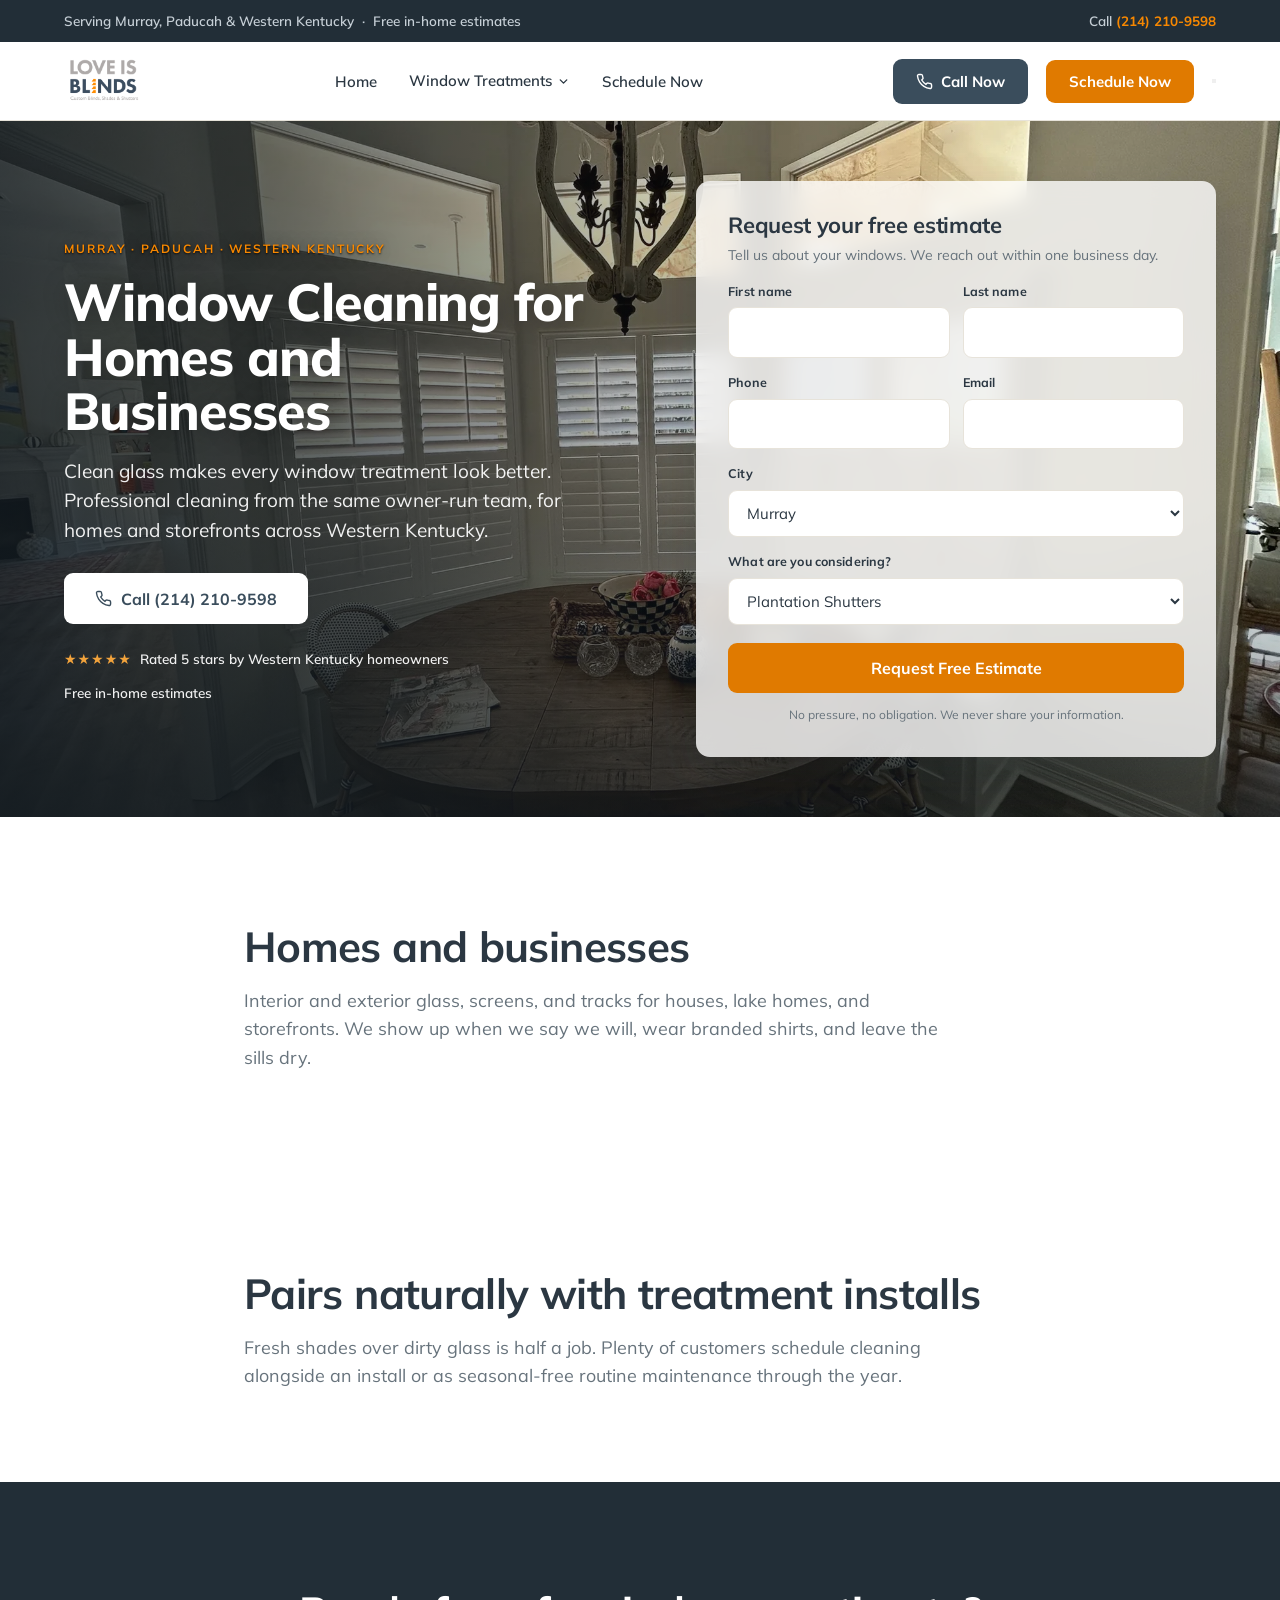
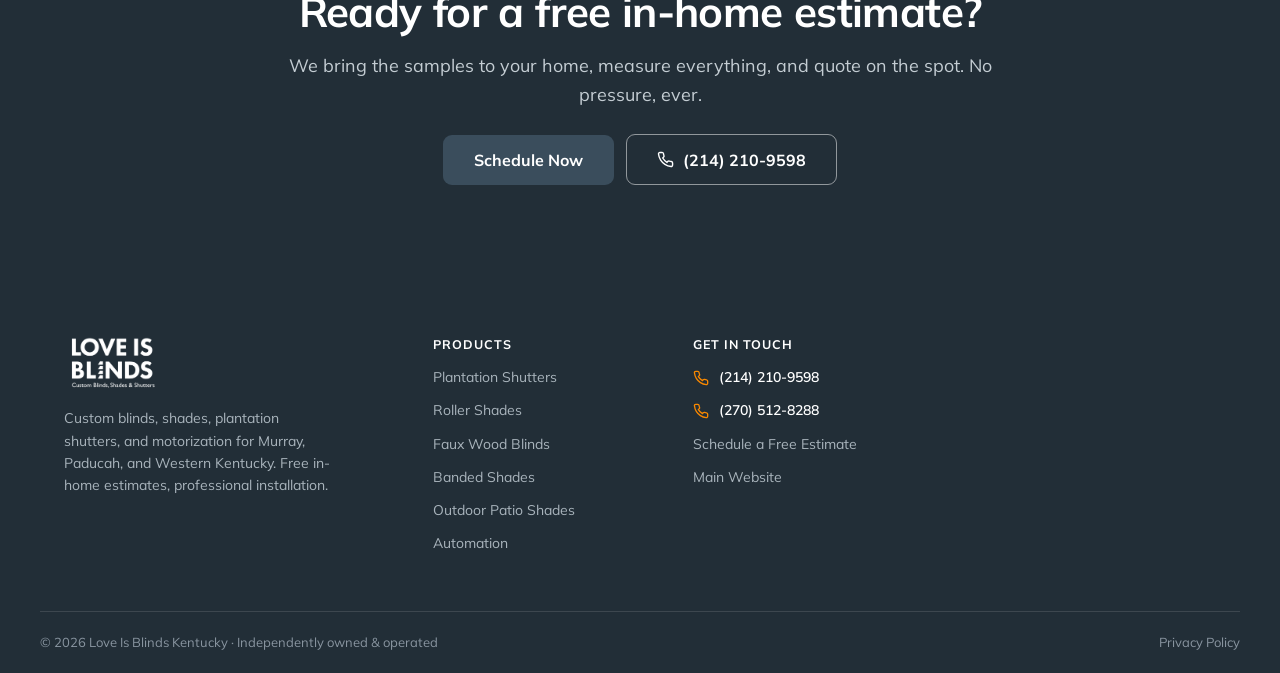
<file: window-cleaning-services-for-homes-businesses.html>
<!DOCTYPE html>
<html lang="en">
<head>
<!-- Google Tag Manager -->
<script>(function(w,d,s,l,i){w[l]=w[l]||[];w[l].push({'gtm.start':
new Date().getTime(),event:'gtm.js'});var f=d.getElementsByTagName(s)[0],
j=d.createElement(s),dl=l!='dataLayer'?'&l='+l:'';j.async=true;j.src=
'https://www.googletagmanager.com/gtm.js?id='+i+dl;f.parentNode.insertBefore(j,f);
})(window,document,'script','dataLayer','GTM-MGHF7VLB');</script>
<!-- End Google Tag Manager -->
<meta charset="UTF-8">
<meta name="viewport" content="width=device-width, initial-scale=1">
<meta name="robots" content="noindex,nofollow">
<title>Window Cleaning for Homes &amp; Businesses in Western KY | Love Is Blinds</title>
<meta name="description" content="Professional window cleaning for homes and businesses in Murray, Paducah, and Western Kentucky, from the same owner-run team that installs your window treatments.">
<link rel="canonical" href="https://shop.loveisblindsky.com/window-cleaning-services-for-homes-businesses">
<link rel="icon" href="/favicon.ico" sizes="any">
<link rel="icon" type="image/png" sizes="32x32" href="/favicon-32.png">
<link rel="apple-touch-icon" href="/apple-touch-icon.png">
<meta name="theme-color" content="#3A4D5C">
<link rel="preconnect" href="https://fonts.googleapis.com">
<link rel="preconnect" href="https://fonts.gstatic.com" crossorigin>
<link href="https://fonts.googleapis.com/css2?family=Mulish:wght@400;500;600;700;800&display=swap" rel="stylesheet">
<link rel="stylesheet" href="/css/styles.css">
</head>
<body>
<!-- Google Tag Manager (noscript) -->
<noscript><iframe src="https://www.googletagmanager.com/ns.html?id=GTM-MGHF7VLB"
height="0" width="0" style="display:none;visibility:hidden"></iframe></noscript>
<!-- End Google Tag Manager (noscript) -->
<script src="https://www.venbit.ai/venbit-site-agent.js?id=site_43c6a5c0a9" defer></script>
<div class="topbar">
  <div class="container">
    <span class="tb-left">Serving Murray, Paducah &amp; Western Kentucky &nbsp;&middot;&nbsp; Free in-home estimates</span>
    <span class="tb-right">Call <a href="tel:+12142109598">(214) 210-9598</a></span>
  </div>
</div>
<header class="site-header" id="siteHeader">
  <div class="container nav">
    <a class="brand" href="/" aria-label="Love Is Blinds, home">
      <img src="/images/lib-logo.png" alt="Love Is Blinds">
    </a>
    <nav>
      <ul class="nav-links" id="navLinks">
        <li><a href="/">Home</a></li>
        <li class="has-dd"><a href="/shutters">Window Treatments <svg class="dd-caret" viewBox="0 0 24 24" fill="none"><path d="M6 9l6 6 6-6"/></svg></a>
          <div class="nav-dd">
            <a href="/shutters">Plantation Shutters</a>
            <a href="/rollers">Roller Shades</a>
            <a href="/blinds">Blinds</a>
            <a href="/banded-shades">Banded Shades</a>
            <a href="/outdoor-patio-shades">Outdoor Patio Shades</a>
            <a href="/automation-solutions">Automation Solutions</a>
          </div>
        </li>
        <li><a href="/schedule-now">Schedule Now</a></li>
        <li class="nav-cta">
          <a class="btn btn-secondary btn-block" href="tel:+12142109598">Call (214) 210-9598</a>
          <a class="btn btn-primary btn-block" href="/schedule-now">Free Estimate</a>
        </li>
      </ul>
    </nav>
    <div class="nav-right">
      <a class="btn btn-primary" href="tel:+12142109598" style="display:inline-flex;align-items:center;gap:8px"><svg viewBox="0 0 24 24"><path d="M22 16.92v3a2 2 0 0 1-2.18 2 19.8 19.8 0 0 1-8.63-3.07 19.5 19.5 0 0 1-6-6 19.8 19.8 0 0 1-3.07-8.67A2 2 0 0 1 4.11 2h3a2 2 0 0 1 2 1.72c.13.96.36 1.9.7 2.81a2 2 0 0 1-.45 2.11L8.09 9.91a16 16 0 0 0 6 6l1.27-1.27a2 2 0 0 1 2.11-.45c.9.34 1.85.57 2.81.7A2 2 0 0 1 22 16.92Z"/></svg> Call Now</a>
      <a class="btn btn-pop" href="/schedule-now">Schedule Now</a>
      <button class="nav-toggle" id="navToggle" aria-label="Menu" aria-expanded="false"><span></span><span></span><span></span></button>
    </div>
  </div>
</header>

<section class="phero has-form">
  <picture><img src="/images/lib/shutters-shutters-love-08-jpg.webp" alt="Bright clean windows with interior shutters, installed by Love Is Blinds" fetchpriority="high"></picture>
  <div class="container">
    <div class="phero-copy">
      <h2 class="eyebrow">Murray &middot; Paducah &middot; Western Kentucky</h2>
      <h1 class="title">Window Cleaning for Homes and Businesses</h1>
      <p class="sub">Clean glass makes every window treatment look better. Professional cleaning from the same owner-run team, for homes and storefronts across Western Kentucky.</p>
      <div class="hero-actions">
        <a class="btn btn-primary btn-lg" href="tel:+12142109598"><svg viewBox="0 0 24 24"><path d="M22 16.92v3a2 2 0 0 1-2.18 2 19.8 19.8 0 0 1-8.63-3.07 19.5 19.5 0 0 1-6-6 19.8 19.8 0 0 1-3.07-8.67A2 2 0 0 1 4.11 2h3a2 2 0 0 1 2 1.72c.13.96.36 1.9.7 2.81a2 2 0 0 1-.45 2.11L8.09 9.91a16 16 0 0 0 6 6l1.27-1.27a2 2 0 0 1 2.11-.45c.9.34 1.85.57 2.81.7A2 2 0 0 1 22 16.92Z"/></svg> Call (214) 210-9598</a>
      </div>
      <div class="hero-trust">
        <span class="tp"><span class="stars">&#9733;&#9733;&#9733;&#9733;&#9733;</span>Rated 5 stars by Western Kentucky homeowners</span>
        <span class="tp">Free in-home estimates</span>
      </div>
    </div>
    <form class="form-card" action="https://formspree.io/f/xoeqpkpz" method="POST">
      <h3>Request your free estimate</h3>
      <p class="sml">Tell us about your windows. We reach out within one business day.</p>
      <input type="hidden" name="_subject" value="Shop site estimate request">
      <input type="hidden" name="source_page" value="window-cleaning-services-for-homes-businesses">
      <div class="field-row">
        <div class="field"><label for="fname">First name</label><input id="fname" name="first_name" type="text" required></div>
        <div class="field"><label for="lname">Last name</label><input id="lname" name="last_name" type="text" required></div>
      </div>
      <div class="field-row">
        <div class="field"><label for="phone">Phone</label><input id="phone" name="phone" type="tel" required></div>
        <div class="field"><label for="email">Email</label><input id="email" name="email" type="email" required></div>
      </div>
      <div class="field"><label for="city">City</label>
        <select id="city" name="city"><option>Murray</option><option>Mayfield</option><option>Benton</option><option>Cadiz</option><option>Hopkinsville</option><option>Paducah</option><option>Reidland</option><option>Calvert City</option><option>Princeton</option><option>Paris, TN</option><option>Metropolis, IL</option><option>Other</option></select>
      </div>
      <div class="field"><label for="interest">What are you considering?</label>
        <select id="interest" name="interest">
          <option>Plantation Shutters</option><option>Roller Shades</option><option>Faux Wood Blinds</option>
          <option>Banded Shades</option><option>Outdoor Patio Shades</option><option>Motorization</option><option>Not sure yet</option>
        </select>
      </div>
      <button class="btn btn-pop btn-block btn-lg" type="submit">Request Free Estimate</button>
      <p class="legal">No pressure, no obligation. We never share your information.</p>
    </form>
  </div>
</section>
<section class="section"><div class="container" style="max-width:840px"><div class="body reveal"><h2 class="title">Homes and businesses</h2><p class="lead">Interior and exterior glass, screens, and tracks for houses, lake homes, and storefronts. We show up when we say we will, wear branded shirts, and leave the sills dry.</p></div></div></section><section class="section"><div class="container" style="max-width:840px"><div class="body reveal"><h2 class="title">Pairs naturally with treatment installs</h2><p class="lead">Fresh shades over dirty glass is half a job. Plenty of customers schedule cleaning alongside an install or as seasonal-free routine maintenance through the year.</p></div></div></section>

<section class="section bg-deep">
  <div class="container center">
    <h2 class="title">Ready for a free in-home estimate?</h2>
    <p class="lead">We bring the samples to your home, measure everything, and quote on the spot. No pressure, ever.</p>
    <div class="btnrow" style="justify-content:center;margin-top:26px">
      <a class="btn btn-primary btn-lg" href="/schedule-now">Schedule Now</a>
      <a class="btn btn-secondary btn-lg" href="tel:+12142109598"><svg viewBox="0 0 24 24"><path d="M22 16.92v3a2 2 0 0 1-2.18 2 19.8 19.8 0 0 1-8.63-3.07 19.5 19.5 0 0 1-6-6 19.8 19.8 0 0 1-3.07-8.67A2 2 0 0 1 4.11 2h3a2 2 0 0 1 2 1.72c.13.96.36 1.9.7 2.81a2 2 0 0 1-.45 2.11L8.09 9.91a16 16 0 0 0 6 6l1.27-1.27a2 2 0 0 1 2.11-.45c.9.34 1.85.57 2.81.7A2 2 0 0 1 22 16.92Z"/></svg> (214) 210-9598</a>
    </div>
  </div>
</section>
<footer class="footer">
  <div class="container footer-top">
    <div>
      <img class="flogo" src="/images/lib-logo.png" alt="Love Is Blinds" loading="lazy" style="filter:brightness(0) invert(1)">
      <p class="fabout">Custom blinds, shades, plantation shutters, and motorization for Murray, Paducah, and Western Kentucky. Free in-home estimates, professional installation.</p>
    </div>
    <div>
      <h4>Products</h4>
      <ul>
        <li><a href="/shutters">Plantation Shutters</a></li>
        <li><a href="/rollers">Roller Shades</a></li>
        <li><a href="/blinds">Faux Wood Blinds</a></li>
        <li><a href="/banded-shades">Banded Shades</a></li>
        <li><a href="/outdoor-patio-shades">Outdoor Patio Shades</a></li>
        <li><a href="/automation-solutions">Automation</a></li>
      </ul>
    </div>
    <div>
      <h4>Get In Touch</h4>
      <ul>
        <li class="contact-line"><svg viewBox="0 0 24 24"><path d="M22 16.92v3a2 2 0 0 1-2.18 2 19.8 19.8 0 0 1-8.63-3.07 19.5 19.5 0 0 1-6-6 19.8 19.8 0 0 1-3.07-8.67A2 2 0 0 1 4.11 2h3a2 2 0 0 1 2 1.72c.13.96.36 1.9.7 2.81a2 2 0 0 1-.45 2.11L8.09 9.91a16 16 0 0 0 6 6l1.27-1.27a2 2 0 0 1 2.11-.45c.9.34 1.85.57 2.81.7A2 2 0 0 1 22 16.92Z"/></svg><a href="tel:+12142109598">(214) 210-9598</a></li>
        <li class="contact-line"><svg viewBox="0 0 24 24"><path d="M22 16.92v3a2 2 0 0 1-2.18 2 19.8 19.8 0 0 1-8.63-3.07 19.5 19.5 0 0 1-6-6 19.8 19.8 0 0 1-3.07-8.67A2 2 0 0 1 4.11 2h3a2 2 0 0 1 2 1.72c.13.96.36 1.9.7 2.81a2 2 0 0 1-.45 2.11L8.09 9.91a16 16 0 0 0 6 6l1.27-1.27a2 2 0 0 1 2.11-.45c.9.34 1.85.57 2.81.7A2 2 0 0 1 22 16.92Z"/></svg><a href="tel:+12705128288">(270) 512-8288</a></li>
        <li><a href="/schedule-now">Schedule a Free Estimate</a></li>
        <li><a href="https://www.loveisblindsky.com/" rel="noopener">Main Website</a></li>
      </ul>
    </div>
  </div>
  <div class="container footer-bottom">
    <span>&copy; <span id="yr">2026</span> Love Is Blinds Kentucky &middot; Independently owned &amp; operated</span>
    <span><a href="https://www.loveisblindsky.com/privacy-policy" rel="noopener">Privacy Policy</a></span>
  </div>
</footer>
<script>
document.getElementById('yr').textContent=new Date().getFullYear();
var t=document.getElementById('navToggle'),l=document.getElementById('navLinks');
if(t){t.addEventListener('click',function(){var o=l.classList.toggle('open');t.setAttribute('aria-expanded',o)})}
</script>
</body>
</html>
</file>
<file: css/styles.css>
/* =========================================================================
   LOVE IS BLINDS - KENTUCKY
   LIB brand: Navy #3A4D5C (lead) · Deep Navy #283541 (deep) ·
              Soft Stone #DED8CB (soft) · Signature Orange #F88800 (pop, RARE) ·
              Harvest Cream #F5EFE0 (cream) · Deep Navy Ink #222E37 (ink)
   ========================================================================= */

:root{
  /* ---- fixed neutrals ---- */
  --n-white:#FFFFFF;
  --n-cream:#F5EFE0;        /* Harvest Cream — warmth canvas, selective */
  --n-cream-tint:#FAF7F0;   /* faint cream — quiet rhythm separator */
  --n-stone:#DED8CB;        /* Soft Stone */
  --n-ink:#222E37;          /* deep navy ink — dark surfaces */

  /* ---- LIB role tokens ---- */
  --primary:#3A4D5C;        /* Navy */
  --secondary:#222E37;      /* Deep Navy — dark panels, footer */
  --accent-1:#DED8CB;       /* Soft Stone */
  --accent-2:#F88800;       /* Signature Orange */
  --on-primary:#FFFFFF;
  --on-secondary:#FFFFFF;
  --on-accent-1:#3A4D5C;
  --on-accent-2:#FFFFFF;

  /* ---- semantic intent (components reference these, never raw hex) ---- */
  --lead:var(--primary);    --on-lead:var(--on-primary);
  --deep:var(--secondary);  --on-deep:var(--on-secondary);
  --soft:var(--accent-1);
  --pop:var(--accent-2);    --on-pop:var(--on-accent-2);
  --pop-deep:#E07A00;       /* AA-safe deep orange for white-on-orange fills (buttons, highlight card); accents use bright --pop */

  /* ---- chrome / ink ---- */
  --page:#FFFFFF;
  --surface:#FFFFFF;
  --ink-display:#2B3742;    /* navy-ink headings */
  --ink-body:#46535E;       /* slate body */
  --ink-muted:#67737C;      /* muted (≥4.5:1 on white & cream) */
  --hairline:#E7E3DA;
  --hairline-soft:#EFEBE2;

  /* ---- scale ---- */
  --sp-1:4px; --sp-2:8px; --sp-3:12px; --sp-4:16px; --sp-5:24px; --sp-6:32px; --sp-7:48px; --sp-8:64px;
  --radius:14px; --radius-sm:9px; --radius-pill:999px;
  --shadow-1:0 1px 2px rgba(34,46,55,.06);
  --shadow-2:0 1px 2px rgba(34,46,55,.05), 0 12px 30px rgba(34,46,55,.08);
  --shadow-3:0 10px 28px rgba(34,46,55,.10), 0 30px 60px rgba(34,46,55,.13);
  --container:1200px;
  --ease:cubic-bezier(.2,.7,.2,1);
  --font-display:'Mulish',system-ui,-apple-system,'Segoe UI',Roboto,Helvetica,Arial,sans-serif;
  --font-body:'Mulish',system-ui,-apple-system,'Segoe UI',Roboto,Helvetica,Arial,sans-serif;
}

/* ---------- reset / base ---------- */
*{box-sizing:border-box;margin:0;padding:0}
html{scroll-behavior:smooth}
body{font-family:var(--font-body);background:var(--page);color:var(--ink-body);
  font-size:17px;line-height:1.65;font-weight:400;-webkit-font-smoothing:antialiased;text-rendering:optimizeLegibility}
img{max-width:100%;display:block}
picture{display:contents}
a{color:inherit;text-decoration:none}
ul{list-style:none}
h1,h2,h3,h4{font-family:var(--font-display);color:var(--ink-display);line-height:1.12;letter-spacing:-.015em;font-weight:700}
p{margin:0}
:focus-visible{outline:2px solid var(--lead);outline-offset:2px}
section{scroll-margin-top:96px}

/* ---------- layout ---------- */
.container{max-width:var(--container);margin:0 auto;padding:0 24px}
.container-wide{max-width:1340px;margin:0 auto;padding:0 24px}
.section{padding:92px 0}
.section--tight{padding:64px 0}
.bg-cream{background:var(--n-cream)}
.bg-cream-tint{background:var(--n-cream-tint)}
.bg-stone{background:var(--n-stone)}
.bg-deep{background:var(--deep);color:#E7ECEF}
.center{text-align:center}
.center .lead{margin-left:auto;margin-right:auto}

/* ---------- section heads ---------- */
.eyebrow{display:inline-flex;align-items:center;gap:9px;font-weight:700;font-size:12px;
  letter-spacing:.16em;text-transform:uppercase;color:var(--lead)}
.bg-deep .eyebrow{color:#9FB4C2}
.title{font-size:clamp(27px,3.7vw,42px);margin-top:14px;font-weight:700;color:var(--ink-display)}
.bg-deep .title{color:#fff}
.lead{font-size:clamp(16px,1.4vw,19px);color:var(--ink-muted);max-width:64ch;margin-top:16px;line-height:1.6}
.bg-deep .lead{color:#C4CDD3}

/* ---------- buttons (documented .btn-* system) ---------- */
.btnrow{display:flex;flex-wrap:wrap;gap:12px;align-items:center}
.btn{font:inherit;font-weight:700;font-size:15px;border-radius:var(--radius-sm);padding:13px 22px;cursor:pointer;
  border:1.5px solid transparent;display:inline-flex;align-items:center;justify-content:center;gap:9px;
  text-decoration:none;line-height:1;transition:transform .2s var(--ease),background .2s,color .2s,border-color .2s,box-shadow .2s;white-space:nowrap}
.btn svg{width:17px;height:17px;stroke:currentColor;fill:none;stroke-width:2}
.btn-primary{background:var(--lead);color:var(--on-lead)}                 /* navy — primary action */
.btn-primary:hover{background:#32424F;transform:translateY(-2px);box-shadow:var(--shadow-2)}
.btn-dark{background:var(--deep);color:var(--on-deep)}                    /* deep navy — high-emphasis */
.btn-dark:hover{background:#1A242C;transform:translateY(-2px);box-shadow:var(--shadow-2)}
.btn-secondary{background:transparent;color:var(--lead);border-color:var(--lead)}
.btn-secondary:hover{background:var(--lead);color:var(--on-lead)}
.btn-ghost{background:transparent;color:var(--ink-body);border-color:var(--hairline)}
.btn-ghost:hover{background:var(--n-cream-tint);border-color:var(--ink-muted)}
.btn-pop{background:var(--pop-deep);color:var(--on-pop)}                  /* orange — the ONE rare moment */
.btn-pop:hover{background:#CC6E00;transform:translateY(-2px);box-shadow:var(--shadow-2)}
.btn-link{background:none;color:var(--lead);font-weight:700;padding:6px 2px;border-radius:0}
.btn-link:hover{color:var(--pop-deep)}
.btn-link .arw{transition:transform .2s var(--ease)}
.btn-link:hover .arw{transform:translateX(4px)}
.btn-sm{padding:9px 16px;font-size:13.5px}
.btn-lg{padding:16px 30px;font-size:16px}
.btn-block{width:100%}
/* on dark sections */
.bg-deep .btn-secondary{color:#fff;border-color:rgba(255,255,255,.5)}
.bg-deep .btn-secondary:hover{background:#fff;color:var(--deep)}

/* ---------- top utility bar ---------- */
.topbar{background:var(--deep);color:#C6CFD6;font-size:13.5px;font-weight:600}
.topbar .container{display:flex;justify-content:space-between;align-items:center;min-height:42px;gap:18px;padding-top:7px;padding-bottom:7px}
.topbar a{color:var(--pop);font-weight:700}
.topbar a:hover{color:#fff}
.topbar .sep{opacity:.4;margin:0 10px}

/* ---------- header / nav ---------- */
.site-header{position:sticky;top:0;z-index:70;border-bottom:1px solid var(--hairline);transition:box-shadow .3s}
.site-header::before{content:"";position:absolute;inset:0;z-index:-1;background:rgba(255,255,255,.95);
  backdrop-filter:saturate(160%) blur(12px);-webkit-backdrop-filter:saturate(160%) blur(12px)}
.site-header.scrolled{box-shadow:0 8px 24px -16px rgba(34,46,55,.35)}
.nav{display:flex;align-items:center;justify-content:space-between;gap:26px;min-height:78px}
.brand{display:inline-flex;align-items:center;padding:8px 0;flex:none}
.brand img{height:44px;width:auto;max-width:none;display:block}
.nav-links{display:flex;align-items:center;gap:6px}
.nav-links a{font-weight:600;font-size:15px;color:var(--ink-display);position:relative;padding:6px 13px;transition:color .2s}
.nav-links a:hover{color:var(--lead)}
.nav-links a::after{content:"";position:absolute;left:13px;right:13px;bottom:-4px;height:2.5px;background:var(--pop);
  border-radius:2px;transform:scaleX(0);transform-origin:left;transition:transform .25s var(--ease)}
.nav-links a:hover::after{transform:scaleX(1)}
.nav-links a[aria-current="page"]{color:var(--lead)}
.nav-links a[aria-current="page"]::after{transform:scaleX(1)}
.nav-right{display:flex;align-items:center;gap:18px}
.nav-phone{font-weight:700;color:var(--lead);font-size:15px;display:inline-flex;gap:8px;align-items:center}
.nav-phone:hover{color:var(--pop-deep)}
.nav-phone svg{width:16px;height:16px;stroke:currentColor;fill:none;stroke-width:2}
.hamburger{display:none;flex-direction:column;gap:5px;background:none;border:0;cursor:pointer;padding:10px;margin:-10px -10px -10px 0}
.hamburger span{width:25px;height:2.5px;background:var(--ink-display);border-radius:3px;transition:.3s var(--ease)}
.nav-cta{display:none}
.nav-links .dd-active{color:var(--lead)}
body.nav-open{overflow:hidden}

/* ---------- hero (split-grid 16:9 — product stays visible) ---------- */
.hero{background:var(--page)}
.hero .container-wide{display:grid;grid-template-columns:1.05fr 1fr;gap:54px;align-items:center;
  padding-top:64px;padding-bottom:64px}
.hero-copy{max-width:36rem}
.hero h1{font-size:clamp(34px,4.6vw,54px);font-weight:800;letter-spacing:-.025em;line-height:1.05;
  margin-top:18px;color:var(--ink-display)}
.hero h1 em{font-style:normal;color:var(--lead)}
.hero .sub{font-size:clamp(16.5px,1.5vw,19px);color:var(--ink-body);max-width:46ch;margin-top:20px;line-height:1.55}
.hero-actions{display:flex;gap:14px;margin-top:30px;flex-wrap:wrap}
.hero-trust{margin-top:28px;display:flex;align-items:center;gap:8px 18px;flex-wrap:wrap;
  font-weight:600;color:var(--ink-muted);font-size:14px}
.hero-trust .stars{color:#F2A33C;letter-spacing:2px;font-size:15px}
.hero-trust .sep{opacity:.4}
.hero-media{position:relative}
.hero-media img{width:100%;aspect-ratio:16/11;object-fit:cover;border-radius:var(--radius);box-shadow:var(--shadow-3)}
.hero-media .badge-float{position:absolute;left:-18px;bottom:22px;background:#fff;border-radius:var(--radius-sm);
  box-shadow:var(--shadow-3);padding:14px 18px;display:flex;align-items:center;gap:12px;max-width:240px}
.hero-media .badge-float .ic{width:38px;height:38px;border-radius:10px;background:color-mix(in srgb,var(--lead) 12%,transparent);
  color:var(--lead);display:grid;place-items:center;flex:none}
.hero-media .badge-float .ic svg{width:20px;height:20px;stroke:currentColor;fill:none;stroke-width:2}
.hero-media .badge-float b{display:block;font-family:var(--font-display);font-size:14px;color:var(--ink-display)}
.hero-media .badge-float span{font-size:12.5px;color:var(--ink-muted)}

/* ---------- trust strip ---------- */
.trust{background:var(--surface);border-bottom:1px solid var(--hairline)}
.trust .container{display:grid;grid-template-columns:repeat(4,1fr);gap:28px;padding-top:34px;padding-bottom:34px}
.trust-item{display:flex;gap:14px;align-items:flex-start}
.trust-item .ic{flex:none;width:44px;height:44px;border-radius:11px;background:var(--n-cream);
  color:var(--lead);display:grid;place-items:center}
.trust-item .ic svg{width:22px;height:22px;stroke:currentColor;fill:none;stroke-width:2}
.trust-item h4{font-size:15.5px;color:var(--ink-display);font-weight:700}
.trust-item p{font-size:13.5px;color:var(--ink-muted);margin-top:3px;line-height:1.45}

/* ---------- split feature ---------- */
.split{display:grid;grid-template-columns:1fr 1fr;gap:56px;align-items:center}
.split.media-right .media{order:2}
.split .media img{width:100%;border-radius:var(--radius);box-shadow:var(--shadow-2);aspect-ratio:4/3;object-fit:cover}
.split .media img.owner-photo{aspect-ratio:auto;object-fit:contain;width:auto;max-width:100%;max-height:560px;margin:0 auto;display:block}
.feature-list{margin:24px 0 0;display:grid;gap:15px}
.feature-list li{display:flex;gap:12px;align-items:flex-start;font-weight:500;color:var(--ink-body)}
.feature-list .tick{flex:none;width:23px;height:23px;border-radius:50%;background:var(--pop-deep);color:#fff;
  display:grid;place-items:center;margin-top:1px}
.feature-list .tick svg{width:12px;height:12px;stroke:currentColor;fill:none;stroke-width:3}
.split .btn{margin-top:28px}

/* ---------- product cards (4 categories — flex, generous, token-based) ---------- */
.prod-grid{display:grid;grid-template-columns:repeat(4,1fr);gap:22px;margin-top:46px}
.prod-card{display:flex;flex-direction:column;border-radius:var(--radius);overflow:hidden;background:var(--surface);
  border:1px solid var(--hairline);box-shadow:var(--shadow-1);transition:transform .3s var(--ease),box-shadow .3s var(--ease)}
.prod-card:hover{transform:translateY(-6px);box-shadow:var(--shadow-3)}
.prod-card .pic{display:block;overflow:hidden}
.prod-card .pic img{width:100%;height:212px;object-fit:cover;transition:transform .6s var(--ease)}
.prod-card:hover .pic img{transform:scale(1.05)}
.prod-card .pbody{display:flex;flex-direction:column;flex:1;padding:26px 24px 28px}
.prod-card .kicker{font-size:11.5px;font-weight:700;letter-spacing:.12em;text-transform:uppercase;color:var(--pop-deep)}
.prod-card h3{font-size:20px;color:var(--ink-display);margin-top:8px}
.prod-card p{font-size:14px;color:var(--ink-muted);margin-top:9px;line-height:1.55}
.prod-card .btn-link{margin-top:auto;padding-top:18px}

/* ---------- process steps ---------- */
.steps{display:grid;grid-template-columns:repeat(3,1fr);gap:24px;margin-top:48px}
.step{background:var(--surface);border:1px solid var(--hairline);border-radius:var(--radius);padding:34px 28px;position:relative}
.step .num{display:inline-grid;place-items:center;width:42px;height:42px;border-radius:50%;
  background:var(--pop-deep);color:#fff;font-weight:800;font-size:19px;font-family:var(--font-display)}
.step h3{font-size:19px;margin-top:18px;color:var(--ink-display)}
.step p{margin-top:9px;color:var(--ink-muted);font-size:14.5px}

/* ---------- gallery ---------- */
.gallery{display:grid;grid-template-columns:repeat(3,1fr);gap:16px;margin-top:46px}
.gallery a{border-radius:var(--radius-sm);overflow:hidden;box-shadow:var(--shadow-1);display:block}
.gallery img{width:100%;aspect-ratio:1/1;object-fit:cover;transition:transform .55s var(--ease)}
.gallery a:hover img{transform:scale(1.06)}

/* ---------- reviews ---------- */
.reviews{display:grid;grid-template-columns:repeat(3,1fr);gap:24px;margin-top:46px}
.review{background:var(--surface);border:1px solid var(--hairline);border-radius:var(--radius);padding:30px 28px;box-shadow:var(--shadow-1)}
.review .stars{color:#F2A33C;letter-spacing:2px;font-size:17px}
.review p{margin-top:14px;font-size:15.5px;color:var(--ink-body);line-height:1.6}
.review .who{margin-top:18px;font-weight:700;color:var(--ink-display);font-family:var(--font-display)}
.review .where{color:var(--ink-muted);font-weight:600;font-size:13px;margin-top:2px}

/* ---------- service area chips ---------- */
.chips{display:flex;flex-wrap:wrap;gap:11px;margin-top:32px;justify-content:center}
.chip{background:var(--surface);border:1px solid var(--hairline);border-radius:var(--radius-pill);padding:10px 18px;
  font-weight:600;color:var(--ink-display);font-size:14px;cursor:pointer;transition:background .25s var(--ease),color .25s var(--ease),border-color .25s var(--ease),box-shadow .25s var(--ease)}
.chip:hover{background:var(--lead);border-color:var(--lead);color:#fff;box-shadow:var(--shadow-1)}

/* ---------- CTA + form ---------- */
.cta-grid{display:grid;grid-template-columns:1.05fr .95fr;gap:54px;align-items:center}
.form-card{background:#fff;border-radius:var(--radius);padding:32px;box-shadow:var(--shadow-3);color:var(--ink-body)}
#estimate .form-card{background:rgba(255,255,255,.8)}
.form-card h3{font-size:22px;color:var(--ink-display)}
.form-card .sml{font-size:14px;color:var(--ink-muted);margin-top:6px}
.field{margin-top:14px}
.field-row{display:grid;grid-template-columns:1fr 1fr;gap:13px}
.field label{display:block;font-weight:700;font-size:12.5px;letter-spacing:.01em;color:var(--ink-display);margin-bottom:6px}
.field input,.field select,.field textarea{width:100%;font:inherit;font-size:15px;padding:12px 14px;border-radius:var(--radius-sm);
  border:1.5px solid var(--hairline);background:var(--page);color:var(--ink-display);transition:border-color .15s,box-shadow .15s}
.field input:focus,.field select:focus,.field textarea:focus{outline:none;border-color:var(--lead);
  box-shadow:0 0 0 3px color-mix(in srgb,var(--lead) 16%,transparent)}
.form-card .btn{margin-top:18px}
.form-card .legal{font-size:12px;color:var(--ink-muted);margin-top:12px;text-align:center}

/* ---------- footer (byte-identical across pages) ---------- */
.footer{background:var(--deep);color:#A9B4BC;padding:60px 0 0}
.footer-top{display:grid;grid-template-columns:1.5fr 1fr 1fr 1.2fr;gap:40px;padding-bottom:46px}
.footer .flogo{height:54px;width:auto;margin-bottom:16px}
.footer .fabout{font-size:14px;line-height:1.6;max-width:34ch}
.footer h4{color:#fff;font-size:12.5px;letter-spacing:.08em;text-transform:uppercase;margin-bottom:15px;font-weight:700;font-family:var(--font-display)}
.footer li{font-size:14px;margin-bottom:10px}
.footer a:hover{color:#fff}
.footer .contact-line{display:flex;gap:10px;align-items:center;font-weight:600;color:#fff;margin-bottom:10px}
.footer .contact-line svg{width:16px;height:16px;stroke:var(--pop);fill:none;stroke-width:2;flex:none}
.footer-bottom{border-top:1px solid rgba(255,255,255,.12);padding:20px 0;font-size:13px;
  display:flex;justify-content:space-between;gap:14px;flex-wrap:wrap;color:#8995A0}
.footer-bottom a:hover{color:#fff}

/* ============ INTERIOR-PAGE COMPONENTS (for the 9 sub-pages) ============ */

/* ---------- page hero (compact, for interior pages) ---------- */
.page-hero{background:var(--n-cream-tint);border-bottom:1px solid var(--hairline)}
.page-hero .container{padding-top:56px;padding-bottom:56px}
.page-hero.center{text-align:center}
.page-hero.center .container{max-width:860px}
.page-hero.center .lead{margin-left:auto;margin-right:auto}
.page-hero .title{font-size:clamp(30px,4.2vw,46px)}
.page-hero .lead{margin-top:14px}
.page-hero .hero-actions{margin-top:26px}
.page-hero.has-media .container{display:grid;grid-template-columns:1.1fr .9fr;gap:48px;align-items:center}
.page-hero.has-media .media img{width:100%;aspect-ratio:4/3;object-fit:cover;border-radius:var(--radius);box-shadow:var(--shadow-2)}

/* ---------- breadcrumbs ---------- */
.crumbs{display:flex;flex-wrap:wrap;gap:8px;align-items:center;font-size:13px;color:var(--ink-muted);margin-bottom:14px}
.crumbs a{color:var(--lead);font-weight:600}
.crumbs a:hover{color:var(--pop-deep)}
.crumbs .sep{opacity:.5}

/* ---------- feature grid (benefits / why-us / contact info) ---------- */
.feature-grid{display:grid;grid-template-columns:repeat(3,1fr);gap:22px;margin-top:44px}
.feature-grid.cols-2{grid-template-columns:repeat(2,1fr)}
.feature-grid.cols-4{grid-template-columns:repeat(4,1fr)}
.feature{background:var(--surface);border:1px solid var(--hairline);border-radius:var(--radius);padding:28px 26px;box-shadow:var(--shadow-1)}
.feature .ic{width:46px;height:46px;border-radius:11px;background:var(--n-cream);color:var(--lead);display:grid;place-items:center;margin-bottom:16px}
.feature .ic svg{width:23px;height:23px;stroke:currentColor;fill:none;stroke-width:2}
.feature h3{font-size:18px;color:var(--ink-display)}
.feature p{font-size:14.5px;color:var(--ink-muted);margin-top:8px;line-height:1.55}
.feature .flink,.feature a.more{display:inline-flex;margin-top:14px;color:var(--lead);font-weight:700;font-size:14px}

/* ---------- FAQ accordion ---------- */
.faq{max-width:800px;margin:42px auto 0;border:1px solid var(--hairline);border-radius:var(--radius);overflow:hidden;background:var(--surface)}
.faq details{border-bottom:1px solid var(--hairline)}
.faq details:last-child{border-bottom:none}
.faq summary{padding:20px 24px;cursor:pointer;font-weight:700;color:var(--ink-display);font-size:16.5px;list-style:none;
  display:flex;justify-content:space-between;align-items:center;gap:18px;font-family:var(--font-display)}
.faq summary::-webkit-details-marker{display:none}
.faq summary::after{content:"+";color:var(--lead);font-size:25px;font-weight:400;line-height:1;flex:none}
.faq details[open] summary::after{content:"\2212"}
.faq .a{padding:0 24px 20px;font-size:15px;color:var(--ink-body);line-height:1.6;max-width:66ch}

/* ---------- prose (long-form body copy blocks) ---------- */
.prose{max-width:68ch}
.prose p{margin-top:16px;color:var(--ink-body)}
.prose p:first-child{margin-top:0}

@media (max-width:1024px){
  .page-hero.has-media .container{grid-template-columns:1fr;gap:30px}
  .page-hero.has-media .media{order:-1}
  .feature-grid,.feature-grid.cols-4{grid-template-columns:repeat(2,1fr)}
}
@media (max-width:680px){
  .feature-grid,.feature-grid.cols-2,.feature-grid.cols-4{grid-template-columns:1fr}
}

/* ---------- reveal animation (progressive enhancement) ---------- */
.js .reveal{opacity:0;transform:translateY(22px);transition:opacity .7s var(--ease),transform .7s var(--ease)}
.js .reveal.in{opacity:1;transform:none}
@media (prefers-reduced-motion:reduce){.js .reveal{opacity:1;transform:none;transition:none}*{scroll-behavior:auto}}

/* ---------- responsive ---------- */
@media (max-width:1024px){
  .hero .container-wide{grid-template-columns:1fr;gap:36px}
  .hero-media{order:-1}
  .hero-media img{aspect-ratio:16/9}
  .split{grid-template-columns:1fr;gap:34px}
  .split.media-right .media{order:-1}
  .cta-grid{grid-template-columns:1fr;gap:32px}
  .prod-grid{grid-template-columns:repeat(2,1fr)}
  .footer-top{grid-template-columns:1fr 1fr;gap:34px}
}
@media (max-width:880px){
  .brand img{height:36px}
  .nav{gap:10px}
  .nav-right{gap:10px}
  .nav-right .btn-sm{display:none}
  .nav-links{position:fixed;top:var(--hh,116px);left:0;right:0;bottom:0;z-index:65;background:#fff;flex-direction:column;align-items:stretch;gap:0;
    padding:6px 24px calc(26px + env(safe-area-inset-bottom));border-top:1px solid var(--hairline);box-shadow:var(--shadow-2);
    transform:translateY(-130%);transition:transform .34s var(--ease);overflow-y:auto;-webkit-overflow-scrolling:touch;overscroll-behavior:contain}
  .nav-links.open{transform:none}
  .nav-links a{display:block;padding:15px 12px;border-bottom:1px solid var(--hairline-soft);font-size:16.5px}
  .nav-links a::after{display:none}
  .nav-links a[aria-current="page"]{color:var(--lead);font-weight:800;background:var(--n-cream-tint);box-shadow:inset 4px 0 0 var(--pop);padding-left:16px;border-radius:0 7px 7px 0}
  .nav-links .dd-active{color:var(--lead);font-weight:800}
  .nav-cta{display:flex;flex-direction:column;gap:11px;padding:18px 0 2px;border-bottom:0}
  .nav-cta a{margin:0;padding:15px 16px;border-bottom:0;font-size:15.5px;text-align:center}
  .nav-cta a[aria-current="page"]{background:none;box-shadow:none;padding-left:16px}
  .hamburger{display:flex}
  .nav-phone .ph-text{display:none}
  .steps{grid-template-columns:1fr}
  .reviews{grid-template-columns:1fr}
  .section{padding:72px 0}
}
@media (max-width:680px){
  .trust .container{grid-template-columns:1fr 1fr;gap:22px}
  .gallery{grid-template-columns:1fr 1fr}
  .prod-grid{grid-template-columns:1fr 1fr}
  .field-row{grid-template-columns:1fr}
  .footer-top{grid-template-columns:1fr}
  .topbar .tb-left{display:none}
  .topbar .container{justify-content:center}
  .section{padding:58px 0}
  .hero-media .badge-float{left:12px}
}
@media (max-width:440px){
  .trust .container{grid-template-columns:1fr}
  .prod-grid{grid-template-columns:1fr}
  .hero-actions .btn{width:100%}
}

/* ---------- immersive page hero (interior pages) ---------- */
.phero{position:relative;display:flex;align-items:flex-end;min-height:clamp(440px,56vh,580px);overflow:hidden;background:var(--n-ink)}
.phero img{position:absolute;inset:0;width:100%;height:100%;object-fit:cover;object-position:center 20%}
.phero::after{content:"";position:absolute;inset:0;z-index:1;background:linear-gradient(74deg,rgba(18,26,32,.92) 0%,rgba(18,26,32,.66) 30%,rgba(18,26,32,.24) 56%,rgba(18,26,32,0) 80%),linear-gradient(to top,rgba(18,26,32,.55) 0%,rgba(18,26,32,0) 46%)}
.phero .container{position:relative;z-index:2;padding-top:60px;padding-bottom:60px;width:100%}
.phero-copy{max-width:41rem}
.phero .crumbs{color:rgba(255,255,255,.78);margin-bottom:14px}
.phero .crumbs a{color:#fff}.phero .crumbs .sep{color:rgba(255,255,255,.5)}
.phero .eyebrow{color:var(--pop);text-shadow:0 1px 2px rgba(0,0,0,.8),0 2px 16px rgba(0,0,0,.5)}
.phero .title{color:#fff;font-size:clamp(33px,4.7vw,52px);font-weight:800;letter-spacing:-.02em;line-height:1.05;margin-top:14px;text-shadow:0 2px 26px rgba(0,0,0,.32)}
.phero .lead{color:rgba(255,255,255,.93);max-width:50ch;margin-top:16px}
.phero .hero-actions{display:flex;gap:14px;margin-top:28px;flex-wrap:wrap}
.phero .btn-primary{background:#fff;color:var(--lead)}
.phero .btn-primary:hover{background:#fff;color:var(--deep);transform:translateY(-2px);box-shadow:0 16px 32px -12px rgba(0,0,0,.55)}
.phero .btn-secondary{color:#fff;border-color:rgba(255,255,255,.6)}
.phero .btn-secondary:hover{background:#fff;color:var(--deep)}
.phero .sub{color:rgba(255,255,255,.93);font-size:clamp(16.5px,1.5vw,19px);max-width:46ch;margin-top:18px;line-height:1.55}
.phero .title em{font-style:normal;color:var(--pop)}
.phero .hero-trust{margin-top:24px;display:flex;align-items:center;gap:11px 22px;flex-wrap:wrap;color:rgba(255,255,255,.93);font-weight:600;font-size:13.5px}
.phero .hero-trust .tp{display:inline-flex;align-items:flex-start;gap:8px}
.phero .hero-trust .tp:first-child{flex-basis:100%}
.phero .hero-trust .tp svg{width:17px;height:17px;stroke:var(--pop);fill:none;flex:none}
.phero .hero-trust .stars{color:#F2A33C;letter-spacing:1px;font-size:14px}
@media (max-width:600px){
  .phero{min-height:clamp(400px,66vh,520px)}
  .phero .hero-actions .btn{width:100%}
  .phero::after{background:linear-gradient(to top,rgba(18,26,32,.92) 0%,rgba(18,26,32,.8) 40%,rgba(18,26,32,.62) 72%,rgba(18,26,32,.45) 100%)}
  .phero .title{text-shadow:0 2px 4px rgba(11,17,22,.85),0 3px 22px rgba(11,17,22,.5)}
  .phero .sub{text-shadow:0 1px 3px rgba(11,17,22,.82),0 2px 14px rgba(11,17,22,.5)}
  .phero .hero-trust{flex-direction:column;align-items:flex-start;gap:12px}
  .phero .hero-trust .stars{font-size:12px;letter-spacing:0}
}

/* ---------- nav dropdown (Window Treatments -> categories) ---------- */
.nav-links .has-dd{position:relative}
/* invisible hover bridge: spans the 12px gap so the menu stays open while the cursor travels to it */
.nav-links .has-dd::after{content:"";position:absolute;top:100%;left:50%;transform:translateX(-50%);width:264px;height:18px}
.nav-links .has-dd>a{display:inline-flex;align-items:center;gap:5px}
.dd-caret{width:13px;height:13px;stroke:currentColor;fill:none;stroke-width:2.5;stroke-linecap:round;stroke-linejoin:round;transition:transform .2s var(--ease)}
.nav-links .has-dd:hover .dd-caret{transform:rotate(180deg)}
.nav-dd{position:absolute;top:calc(100% + 12px);left:50%;transform:translateX(-50%) translateY(6px);min-width:240px;background:#fff;border:1px solid var(--hairline);border-radius:var(--radius-sm);box-shadow:var(--shadow-3);padding:8px;opacity:0;visibility:hidden;transition:opacity .18s var(--ease),transform .18s var(--ease);z-index:80}
.nav-links .has-dd:hover .nav-dd,.nav-links .has-dd:focus-within .nav-dd{opacity:1;visibility:visible;transform:translateX(-50%) translateY(0)}
.nav-dd a{display:block;padding:10px 14px;border-radius:7px;font-size:14.5px;font-weight:600;color:var(--ink-body)}
.nav-dd a::after{display:none}
.nav-dd a:hover{background:var(--n-cream-tint);color:var(--lead)}
.nav-dd .dd-all{color:var(--lead);border-bottom:1px solid var(--hairline-soft);border-radius:7px 7px 0 0;margin-bottom:4px;padding-bottom:11px}
@media (max-width:880px){
  .dd-caret{display:none}
  .nav-dd{position:static;transform:none;opacity:1;visibility:visible;box-shadow:none;border:0;padding:2px 0 6px 16px;min-width:0;background:transparent}
  .nav-dd a{padding:13px 10px;border-bottom:1px solid var(--hairline-soft);font-size:15.5px}
  .nav-links .has-dd:hover .nav-dd,.nav-links .has-dd:focus-within .nav-dd{transform:none}
  .nav-links .has-dd::after{display:none}
}

/* ---------- gallery (favorites grid + filter + lightbox) ---------- */
.gal-intro{text-align:center;max-width:720px;margin:0 auto}
.gal-filters{display:flex;flex-wrap:wrap;gap:10px;justify-content:center;margin:34px 0 38px}
.gal-chip{font:inherit;font-weight:700;font-size:14px;padding:9px 18px;border-radius:var(--radius-pill);border:1.5px solid var(--hairline);background:#fff;color:var(--ink-body);cursor:pointer;transition:background .2s var(--ease),color .2s,border-color .2s}
.gal-chip:hover{border-color:var(--lead);color:var(--lead)}
.gal-chip.is-active{background:var(--lead);color:#fff;border-color:var(--lead)}
.gal-grid{display:grid;grid-template-columns:repeat(3,1fr);gap:16px}
.gal-item{padding:0;border:0;background:none;cursor:pointer;border-radius:var(--radius);overflow:hidden;box-shadow:var(--shadow-1);position:relative;aspect-ratio:4/3}
.gal-item img{width:100%;height:100%;object-fit:cover;transition:transform .5s var(--ease)}
.gal-item:hover img{transform:scale(1.06)}
.gal-item::after{content:"";position:absolute;inset:0;background:linear-gradient(to top,rgba(34,46,55,.22),transparent 40%);opacity:0;transition:opacity .3s}
.gal-item:hover::after{opacity:1}
.gal-item.hide{display:none}
@media (max-width:900px){.gal-grid{grid-template-columns:repeat(2,1fr)}}
@media (max-width:560px){.gal-grid{gap:10px}}
.gal-lightbox{position:fixed;inset:0;z-index:200;background:rgba(10,14,18,.93);display:none;align-items:center;justify-content:center;padding:30px}
.gal-lightbox.open{display:flex}
.gal-lb-img{max-width:92vw;max-height:84vh;border-radius:8px;box-shadow:0 24px 64px rgba(0,0,0,.55)}
.gal-lb-btn{position:absolute;background:rgba(255,255,255,.13);color:#fff;border:0;width:50px;height:50px;border-radius:50%;cursor:pointer;font-size:26px;line-height:1;display:grid;place-items:center;transition:background .2s}
.gal-lb-btn:hover{background:rgba(255,255,255,.28)}
.gal-lb-close{top:22px;right:22px}
.gal-lb-prev{left:20px;top:50%;transform:translateY(-50%)}
.gal-lb-next{right:20px;top:50%;transform:translateY(-50%)}
.gal-lb-cap{position:absolute;bottom:24px;left:0;right:0;text-align:center;color:rgba(255,255,255,.82);font-size:13.5px;font-weight:600;letter-spacing:.02em}
@media (max-width:560px){.gal-lb-prev{left:8px}.gal-lb-next{right:8px}.gal-lb-btn{width:42px;height:42px;font-size:22px}}
.gallery-more{text-align:center;margin-top:42px}

/* ---------- up/down comparison slider (drag to reveal) ---------- */
.updown{position:relative;aspect-ratio:3/2;border-radius:var(--radius);overflow:hidden;box-shadow:var(--shadow-2);--ud:50%;background:#0d1318;max-width:540px;margin:34px auto 0}
.updown img{position:absolute;inset:0;width:100%;height:100%;object-fit:cover;display:block;pointer-events:none}
.updown .ud-top{clip-path:inset(0 calc(100% - var(--ud)) 0 0)}
.updown .ud-range{position:absolute;inset:0;width:100%;height:100%;margin:0;opacity:0;cursor:ew-resize}
.updown .ud-handle{position:absolute;top:0;bottom:0;left:var(--ud);width:3px;background:#fff;transform:translateX(-1.5px);box-shadow:0 0 0 1px rgba(0,0,0,.18);pointer-events:none}
.updown .ud-handle::after{content:"";position:absolute;top:50%;left:50%;width:44px;height:44px;transform:translate(-50%,-50%);background:#fff;border-radius:50%;box-shadow:var(--shadow-3);background-image:url("data:image/svg+xml,%3Csvg xmlns='http://www.w3.org/2000/svg' width='22' height='22' viewBox='0 0 24 24' fill='none' stroke='%233A4D5C' stroke-width='2.4' stroke-linecap='round' stroke-linejoin='round'%3E%3Cpath d='M9 6 4 11l5 5M15 6l5 5-5 5'/%3E%3C/svg%3E");background-repeat:no-repeat;background-position:center}
.updown .ud-tag{position:absolute;top:14px;z-index:2;background:rgba(18,26,32,.74);color:#fff;font-weight:700;font-size:12px;letter-spacing:.06em;text-transform:uppercase;padding:6px 12px;border-radius:var(--radius-pill);pointer-events:none}
.updown .ud-tag-l{left:14px}.updown .ud-tag-r{right:14px}
.nav-links .dd-toggle{cursor:pointer}

.center .hero-actions,.center .btnrow{justify-content:center}

/* ---------- product carousel (scroll-snap strip) ---------- */
.pcar{position:relative;margin-top:42px}
.pcar-track{display:flex;gap:16px;overflow-x:auto;scroll-snap-type:x mandatory;scroll-behavior:smooth;padding:4px 2px 14px;-webkit-overflow-scrolling:touch}
.pcar-track::-webkit-scrollbar{height:8px}
.pcar-track::-webkit-scrollbar-thumb{background:var(--hairline);border-radius:4px}
.pcar-item{flex:0 0 auto;width:min(340px,78vw);aspect-ratio:4/3;scroll-snap-align:start;border-radius:var(--radius);overflow:hidden;box-shadow:var(--shadow-1)}
.pcar-item img{width:100%;height:100%;object-fit:cover;transition:transform .5s var(--ease)}
.pcar-item:hover img{transform:scale(1.05)}
.pcar-btn{position:absolute;top:calc(50% - 9px);transform:translateY(-50%);width:46px;height:46px;border-radius:50%;border:1px solid var(--hairline);background:#fff;box-shadow:var(--shadow-2);color:var(--lead);cursor:pointer;font-size:24px;line-height:1;display:grid;place-items:center;z-index:2}
.pcar-prev{left:-14px}.pcar-next{right:-14px}
.pcar-btn:hover{background:var(--n-cream-tint)}
@media (max-width:600px){.pcar-btn{display:none}}

/* ---------- in-action video ---------- */
.vid-grid{display:flex;flex-wrap:wrap;justify-content:center;gap:20px;margin-top:42px}
.vid-card{flex:1 1 300px;max-width:560px;position:relative;border-radius:var(--radius);overflow:hidden;box-shadow:var(--shadow-2);background:#0d1318;aspect-ratio:16/9}
.vid-card video{width:100%;height:100%;object-fit:cover;display:block}
.vid-tag{position:absolute;left:14px;top:14px;z-index:2;background:rgba(18,26,32,.82);color:#fff;font-size:11.5px;font-weight:800;letter-spacing:.09em;text-transform:uppercase;padding:6px 12px 6px 11px;border-radius:100px;display:inline-flex;align-items:center;gap:8px}
.vid-tag::before{content:"";width:7px;height:7px;border-radius:50%;background:var(--pop);animation:vidpulse 2s infinite}
@keyframes vidpulse{0%{box-shadow:0 0 0 0 rgba(248,136,0,.55)}70%{box-shadow:0 0 0 8px rgba(248,136,0,0)}100%{box-shadow:0 0 0 0 rgba(248,136,0,0)}}

/* ---------- gallery video block ---------- */
.vid-grid.cols-2 .vid-card{flex:1 1 calc(50% - 10px);max-width:none}
@media (max-width:640px){.vid-grid.cols-2 .vid-card{flex-basis:100%}}
.gal-videos{margin-top:30px}
.gal-videos.hide,.gal-grid.hide{display:none}

/* ---------- gallery hero collage ---------- */
.hero-collage{display:grid;grid-template-columns:1.12fr 1fr 1fr;grid-template-rows:1fr 1fr;gap:12px;aspect-ratio:4/3}
.hero-collage .ct{border-radius:var(--radius-sm);overflow:hidden;box-shadow:var(--shadow-1)}
.page-hero.has-media .hero-collage .ct img{width:100%;height:100%;aspect-ratio:auto;object-fit:cover;display:block}
.hero-collage .cf{grid-column:1;grid-row:1 / 3}
@media (max-width:600px){.hero-collage{gap:9px}}
/* Before/After slider inside a split grid — fill the column (auto-margins would collapse it) */
.split .updown{width:100%;max-width:none;margin:0}
/* All Window Treatments — split video */
.wt-video{position:relative}
.wt-video video{width:100%;aspect-ratio:16/9;object-fit:cover;border-radius:var(--radius);box-shadow:var(--shadow-2);display:block;background:#0d1318}
.wt-video .btn{margin-top:18px}
.cta-grid .lead + .btn{margin-top:22px}
/* Shade-style tab explorer (product pages) */
.shade-tabs{display:flex;flex-wrap:wrap;justify-content:center;gap:10px;max-width:860px;margin:0 auto 32px}
.stab{font:inherit;font-weight:700;font-size:15px;line-height:1;color:var(--lead);background:#fff;border:1.5px solid rgba(58,77,92,.20);border-radius:var(--radius-pill);padding:11px 21px;cursor:pointer;transition:background .15s,border-color .15s,color .15s,box-shadow .15s}
.stab:hover{border-color:var(--lead)}
.stab.is-active{background:var(--lead);border-color:var(--lead);color:#fff;box-shadow:var(--shadow-1)}
.stab:focus-visible{outline:2px solid var(--lead);outline-offset:2px}
.spanel{display:none}
.spanel.is-active{display:grid;grid-template-columns:1.05fr .95fr;gap:48px;align-items:center}
.spanel-media img{width:100%;aspect-ratio:4/3;object-fit:cover;border-radius:var(--radius);box-shadow:var(--shadow-2);display:block}
.spanel-best{display:block;font-weight:800;font-size:13px;letter-spacing:.05em;text-transform:uppercase;color:var(--lead);margin-bottom:10px}
.spanel-best::before{content:"";display:inline-block;width:18px;height:2px;background:var(--pop);vertical-align:middle;margin-right:9px;margin-bottom:3px;border-radius:2px}
.spanel-body h3{font-size:clamp(1.4rem,3vw,1.9rem);margin:0 0 12px}
.spanel-body p{margin:0;font-size:1.05rem;line-height:1.65}
.shade-note{text-align:center;max-width:600px;margin:34px auto 0;color:#6a7a85;font-size:.95rem}
@media (max-width:760px){
  .spanel.is-active{grid-template-columns:1fr;gap:22px}
  .spanel-media{order:-1}
  .stab{font-size:14px;padding:9px 16px}
}

/* ============ HOME ADDITIONS — hero form · brand logos · reasons grid ============ */

/* immersive hero with a floating lead-capture form */
.phero.has-form .container{display:grid;grid-template-columns:1.06fr .94fr;gap:46px;align-items:center}
.phero.has-form .phero-copy{max-width:33rem}
@media (max-width:980px){
  .phero.has-form .container{grid-template-columns:1fr;gap:30px}
  .phero.has-form .phero-copy{max-width:none}
}

/* brand logo strip (manufacturers we install) */
.brand-logos{display:flex;flex-wrap:wrap;align-items:center;justify-content:center;gap:30px 54px;margin-top:38px}
.brand-logos picture{display:contents}
.brand-logos img{height:60px;width:auto;opacity:1}
@media (max-width:680px){.brand-logos{gap:24px 38px}.brand-logos img{height:42px}}

/* numbered "reasons" cards (2x2, one rare pop highlight) */
.reasons{display:grid;grid-template-columns:1fr 1fr;gap:22px;margin-top:46px}
.reason{position:relative;overflow:hidden;background:var(--lead);border:1px solid var(--lead);
  border-radius:var(--radius);box-shadow:var(--shadow-1);padding:34px 30px 32px;
  transition:transform .25s var(--ease),box-shadow .25s var(--ease),background .25s var(--ease),border-color .25s var(--ease)}
.reason .rnum{position:absolute;top:14px;right:24px;font-family:var(--font-display);font-weight:800;font-size:76px;
  line-height:1;color:var(--pop);pointer-events:none;transition:color .25s var(--ease)}
.reason h3{position:relative;font-size:21px;color:#fff;transition:color .25s var(--ease)}
.reason p{position:relative;margin-top:12px;color:rgba(255,255,255,.86);font-size:15px;line-height:1.6;max-width:44ch;transition:color .25s var(--ease)}
.reason:hover{background:color-mix(in srgb,var(--pop) 20%,#fff);border-color:color-mix(in srgb,var(--pop) 38%,#fff);transform:translateY(-4px);box-shadow:var(--shadow-3)}
.reason:hover .rnum{color:var(--lead)}
.reason:hover h3{color:var(--ink-display)}
.reason:hover p{color:var(--ink-body)}
@media (max-width:760px){.reasons{grid-template-columns:1fr}}

/* ============ MORE ADDITIONS — frosted hero form · photo mega-menu ============ */

/* frosted hero form so the shutters ghost through */
.phero .form-card{background:rgba(255,255,255,.8);-webkit-backdrop-filter:blur(10px) saturate(1.05);backdrop-filter:blur(10px) saturate(1.05)}

/* photo mega-menu (Window Treatments) */
.nav-links .has-mega{position:static}
.nav-links .has-mega::after{display:none}
.nav-mega{position:absolute;top:100%;left:50%;transform:translateX(-50%) translateY(6px);width:min(860px,94vw);padding-top:10px;
  opacity:0;visibility:hidden;transition:opacity .18s var(--ease),transform .18s var(--ease);z-index:90}
.nav-links .has-mega:hover .nav-mega,.nav-links .has-mega:focus-within .nav-mega{opacity:1;visibility:visible;transform:translateX(-50%) translateY(0)}
.nav-links .has-mega>a::before{content:"";position:absolute;left:-24px;right:-24px;top:100%;height:34px;z-index:80}
/* JS-driven open state: click-to-open + hover grace so menus stay put */
.nav-links .has-dd.dd-open .nav-dd{opacity:1;visibility:visible;transform:translateX(-50%) translateY(0)}
.nav-links .has-mega.dd-open .nav-mega{opacity:1;visibility:visible;transform:translateX(-50%) translateY(0)}
.nav-links .has-dd.dd-open .dd-caret,.nav-links .has-mega.dd-open .dd-caret{transform:rotate(180deg)}
.mega-inner{background:#fff;border:1px solid var(--hairline);border-radius:var(--radius);box-shadow:var(--shadow-3);padding:16px}
.mega-grid{display:grid;grid-template-columns:repeat(3,1fr);gap:14px}
.nav-mega a{padding:0;display:block;font-size:inherit;font-weight:inherit;color:inherit}
.nav-mega a.mega-card{display:flex}
.nav-mega a::after{display:none}
.mega-card{display:flex;flex-direction:column;border:1px solid var(--hairline);border-radius:var(--radius-sm);overflow:hidden;
  background:#fff;transition:transform .2s var(--ease),box-shadow .2s var(--ease),border-color .2s var(--ease)}
.mega-card:hover{transform:translateY(-3px);box-shadow:var(--shadow-2);border-color:var(--soft)}
.mega-card .mc-pic{display:block;height:120px;overflow:hidden}
.mega-card .mc-pic img{width:100%;height:100%;object-fit:cover;transition:transform .45s var(--ease)}
.mega-card:hover .mc-pic img{transform:scale(1.05)}
.mega-card .mc-body{padding:12px 14px 14px}
.mega-card .mc-body b{display:block;font-family:var(--font-display);font-size:15.5px;font-weight:700;color:var(--ink-display)}
.mega-card .mc-body span{display:block;font-size:12.5px;color:var(--ink-muted);margin-top:3px}
.mega-foot{display:flex;justify-content:space-between;align-items:center;gap:14px;margin-top:14px;padding-top:13px;border-top:1px solid var(--hairline-soft)}
.mega-foot a{font-family:var(--font-display);font-weight:700;font-size:14px;color:var(--pop-deep);display:inline-flex;align-items:center;gap:7px}
.mega-foot a .arw{transition:transform .2s var(--ease)}
.mega-foot a:hover .arw{transform:translateX(4px)}

/* full product tree beneath the mega cards */
.mega-links{display:grid;grid-template-columns:repeat(4,1fr);gap:8px 26px;
  padding:16px 4px 4px;margin-top:14px;border-top:1px solid var(--hairline-soft)}
.mega-links b{display:block;font-size:11.5px;letter-spacing:.1em;text-transform:uppercase;
  color:var(--ink-muted);margin-bottom:8px}
.mega-links a{display:block;font-size:13.5px;font-weight:600;color:var(--ink-body);
  padding:4px 0;transition:color .2s var(--ease)}
.mega-links a:hover{color:var(--pop-deep)}

@media (max-width:880px){
  .nav-links .has-mega{position:relative}
  .nav-mega{position:static;width:auto;transform:none;opacity:1;visibility:visible;padding-top:0;z-index:auto}
  .nav-links .has-mega:hover .nav-mega,.nav-links .has-mega:focus-within .nav-mega{transform:none}
  .mega-inner{border:0;box-shadow:none;background:transparent;padding:2px 0 6px 16px}
  .mega-grid{grid-template-columns:1fr;gap:0}
  .mega-card{flex-direction:row;align-items:center;gap:12px;border:0;border-bottom:1px solid var(--hairline-soft);border-radius:0}
  .mega-card:hover{transform:none;box-shadow:none;border-color:transparent;border-bottom-color:var(--hairline-soft)}
  .mega-card .mc-pic{display:none}
  .mega-card .mc-body{padding:13px 10px}
  .mega-foot{display:none}
  .mega-links{grid-template-columns:1fr 1fr;gap:2px 16px;padding:14px 10px 6px;border-top:0}
  .mega-links b{margin-top:10px;font-size:11px}
  .mega-links a{padding:6px 0;font-size:14.5px}
}

/* ===== Breadcrumbs (city / service-area pages) ===== */
.crumbs{font-size:13px;color:var(--ink-muted);margin-bottom:14px}
.crumbs a{color:var(--ink-muted);font-weight:600}
.crumbs a:hover{color:var(--lead)}
.crumbs .sep{margin:0 7px;color:var(--hairline)}

/* ===== Map embed (city pages) ===== */
.map-embed{width:100%;aspect-ratio:4/3;border:0;display:block;border-radius:var(--radius);box-shadow:var(--shadow-2)}

/* ===== NAP block (city pages) ===== */
.nap-list{list-style:none;margin:22px 0 0;padding:0}
.nap-list li{display:flex;gap:11px;align-items:flex-start;margin-top:12px;font-size:15.5px}
.nap-list svg{width:18px;height:18px;flex:none;margin-top:3px;stroke:var(--lead);fill:none;stroke-width:2;stroke-linecap:round;stroke-linejoin:round}
.nap-list a{color:var(--lead);font-weight:700}
.nap-list a:hover{color:var(--pop-deep)}

/* ===== Prose (legal / long-form text pages) ===== */
.prose{max-width:760px}
.prose h2{font-size:22px;margin-top:36px}
.prose p{margin-top:14px}
.prose ul{list-style:disc;padding-left:22px;margin-top:12px}
.prose li{margin-top:7px}
.prose a{color:var(--lead);font-weight:600;text-decoration:underline}
.prose .sml{font-size:14px;color:var(--ink-muted)}

/* ---- Blog ---- */
.post-wrap{max-width:820px}
.post-byline{color:var(--muted,#6b7a86);font-weight:600;margin:6px 0 22px}
.post-hero{width:100%;border-radius:14px;margin:0 0 26px}
.post-body{font-size:1.06rem;line-height:1.75}
.post-body h2{font-size:1.45rem;margin:34px 0 12px;line-height:1.25}
.post-body h3{font-size:1.18rem;margin:28px 0 10px}
.post-body h4{font-size:1.05rem;margin:22px 0 8px}
.post-body p{margin:0 0 16px}
.post-body ul,.post-body ol{margin:0 0 18px 22px}
.post-body li{margin-bottom:8px}
.post-body img{max-width:100%;height:auto;border-radius:12px;margin:10px 0 18px}
.post-body a{color:var(--lead,#2b6777);font-weight:600}
.post-body blockquote{border-left:4px solid var(--pop,#e8a33d);margin:18px 0;padding:8px 18px;background:rgba(0,0,0,.03);border-radius:0 10px 10px 0}
.post-grid{display:grid;grid-template-columns:repeat(auto-fill,minmax(320px,1fr));gap:26px}
.post-card{display:flex;flex-direction:column;background:#fff;border-radius:16px;overflow:hidden;box-shadow:0 6px 24px rgba(20,40,60,.08);text-decoration:none;color:inherit;transition:transform .18s ease}
.post-card:hover{transform:translateY(-4px)}
.post-card .pc-pic img{width:100%;height:200px;object-fit:cover;display:block}
.post-card .pc-body{padding:18px 20px 22px;display:flex;flex-direction:column;gap:8px}
.post-card h3{font-size:1.08rem;line-height:1.35;margin:0}
.post-card .pc-by{color:var(--muted,#6b7a86);font-size:.85rem;font-weight:600;margin:0}
.post-card p{font-size:.95rem;line-height:1.55;margin:0}
.related-cta{margin-top:26px;padding:16px 20px;border-left:3px solid var(--lead,#3A4D5C);background:var(--cream-tint,#f6f3ee);border-radius:8px;font-size:.98rem;line-height:1.6}
.related-cta strong{color:var(--lead,#3A4D5C)}

/* service-areas region cards */
.area-regions{display:grid;grid-template-columns:repeat(2,1fr);gap:22px;margin-top:42px;text-align:left}
.area-region{background:var(--n-cream-tint);border:1px solid var(--hairline);border-radius:var(--radius);padding:26px 26px 30px}
.area-region h3{display:flex;align-items:center;gap:10px;font-size:1.18rem;color:var(--ink-display);margin:0}
.area-region h3 svg{width:20px;height:20px;stroke:var(--lead);fill:none;stroke-width:2;flex:none}
.region-gbp{display:inline-flex;align-items:center;gap:7px;margin-top:10px;font-size:13.5px;font-weight:700;color:var(--pop-deep)}
.region-gbp svg{width:15px;height:15px;fill:var(--pop);stroke:none;flex:none}
.region-gbp:hover{color:var(--lead)}
.region-gbp:hover svg{fill:var(--lead)}
.area-region .chips{justify-content:flex-start;margin-top:18px}
@media(max-width:760px){.area-regions{grid-template-columns:1fr;gap:16px}}

/* per-city parallax band + gallery */
.parallax-band{position:relative;background-size:cover;background-position:center;background-attachment:fixed;padding:110px 0;text-align:center;isolation:isolate}
.parallax-band::before{content:"";position:absolute;inset:0;background:linear-gradient(rgba(20,28,34,.58),rgba(20,28,34,.66));z-index:-1}
.parallax-band .pb-eyebrow{color:var(--pop);font-weight:700;letter-spacing:.14em;text-transform:uppercase;font-size:12.5px}
.parallax-band .pb-title{color:#fff;font-size:clamp(24px,3.2vw,38px);margin-top:12px;max-width:22ch;margin-inline:auto;line-height:1.15}
@media(max-width:820px){.parallax-band{background-attachment:scroll;padding:72px 0}}
.city-gallery{display:grid;grid-template-columns:repeat(3,1fr);gap:14px;margin-top:36px}
.city-gallery img{width:100%;aspect-ratio:4/3;object-fit:cover;border-radius:var(--radius-sm);box-shadow:var(--shadow-1);transition:transform .5s var(--ease)}
.city-gallery img:hover{transform:scale(1.03)}
@media(max-width:820px){.city-gallery{grid-template-columns:repeat(2,1fr)}}
@media(max-width:480px){.city-gallery{grid-template-columns:1fr}}

a[href^="tel:"]{white-space:nowrap}

/* focus shared page hero on the window treatments, not the ceiling */
.phero img[src*="/images/lib/"]{object-position:center 45%}
.phero img[src*="area-hero-v2"]{object-position:center 68%}
.phero img[src*="hero-shades-v2"]{object-position:center 32%}

/* ---------- site search ---------- */
.search-btn{display:inline-flex;align-items:center;justify-content:center;width:38px;height:38px;border-radius:50%;border:1.5px solid var(--hairline);background:#fff;cursor:pointer;color:var(--ink-display);flex:none}
.search-btn svg{width:17px;height:17px;stroke:currentColor;fill:none;stroke-width:2.2}
.search-btn:hover{border-color:var(--lead);color:var(--lead)}
.search-overlay{position:fixed;inset:0;z-index:120;background:rgba(18,26,32,.55);-webkit-backdrop-filter:blur(4px);backdrop-filter:blur(4px);display:none;align-items:flex-start;justify-content:center;padding:90px 20px 40px}
.search-overlay.is-open{display:flex}
.search-panel{width:100%;max-width:640px;background:#fff;border-radius:var(--radius);box-shadow:var(--shadow-3);overflow:hidden}
.search-row{display:flex;align-items:center;gap:12px;padding:16px 20px;border-bottom:1px solid var(--hairline)}
.search-row svg{width:18px;height:18px;stroke:var(--ink-muted);fill:none;stroke-width:2.2;flex:none}
.search-row input{flex:1;border:0;font:inherit;font-size:17px;outline:none;color:var(--ink-display);background:transparent}
.search-close{background:none;border:0;font-size:26px;line-height:1;cursor:pointer;color:var(--ink-muted);padding:4px 8px}
.search-close:hover{color:var(--ink-display)}
.search-results{max-height:min(58vh,520px);overflow-y:auto;padding:8px}
.search-hit{display:block;padding:12px 14px;border-radius:9px}
.search-hit:hover{background:var(--n-cream-tint)}
.search-hit .type{font-size:11px;letter-spacing:.08em;text-transform:uppercase;color:var(--pop-deep);font-weight:800}
.search-hit b{display:block;color:var(--ink-display);font-size:15.5px;margin-top:2px}
.search-hit p{font-size:13.5px;color:var(--ink-muted);margin-top:3px;display:-webkit-box;-webkit-line-clamp:2;-webkit-box-orient:vertical;overflow:hidden}
.search-empty{padding:24px;text-align:center;color:var(--ink-muted);font-size:14.5px}
body.search-open{overflow:hidden}
@media (max-width:880px){.search-overlay{padding:70px 12px 20px}}

.gal-item .gal-tag{position:absolute;left:14px;bottom:12px;z-index:2;color:#fff;font-weight:700;font-size:13px;letter-spacing:.03em;opacity:0;transform:translateY(6px);transition:opacity .25s var(--ease),transform .25s var(--ease);text-shadow:0 1px 8px rgba(0,0,0,.6);pointer-events:none}
.gal-item:hover .gal-tag{opacity:1;transform:none}
.gal-filters .gal-chip{white-space:nowrap}

/* blog search toolbar (Iowa pattern) */
.blog-toolbar{display:flex;flex-direction:column;gap:18px;align-items:center;margin-top:10px}
.blog-search{width:100%;max-width:440px;font:inherit;font-size:15px;padding:13px 18px;border-radius:var(--radius-pill);border:1.5px solid var(--hairline);background:#fff}
.blog-search:focus{outline:none;border-color:var(--lead)}
.chip.active{background:var(--lead);border-color:var(--lead);color:#fff}
#blogCats .chip{cursor:pointer;font:inherit}
.blog-empty{text-align:center;color:var(--ink-muted);padding:40px 0;display:none}
</file>
